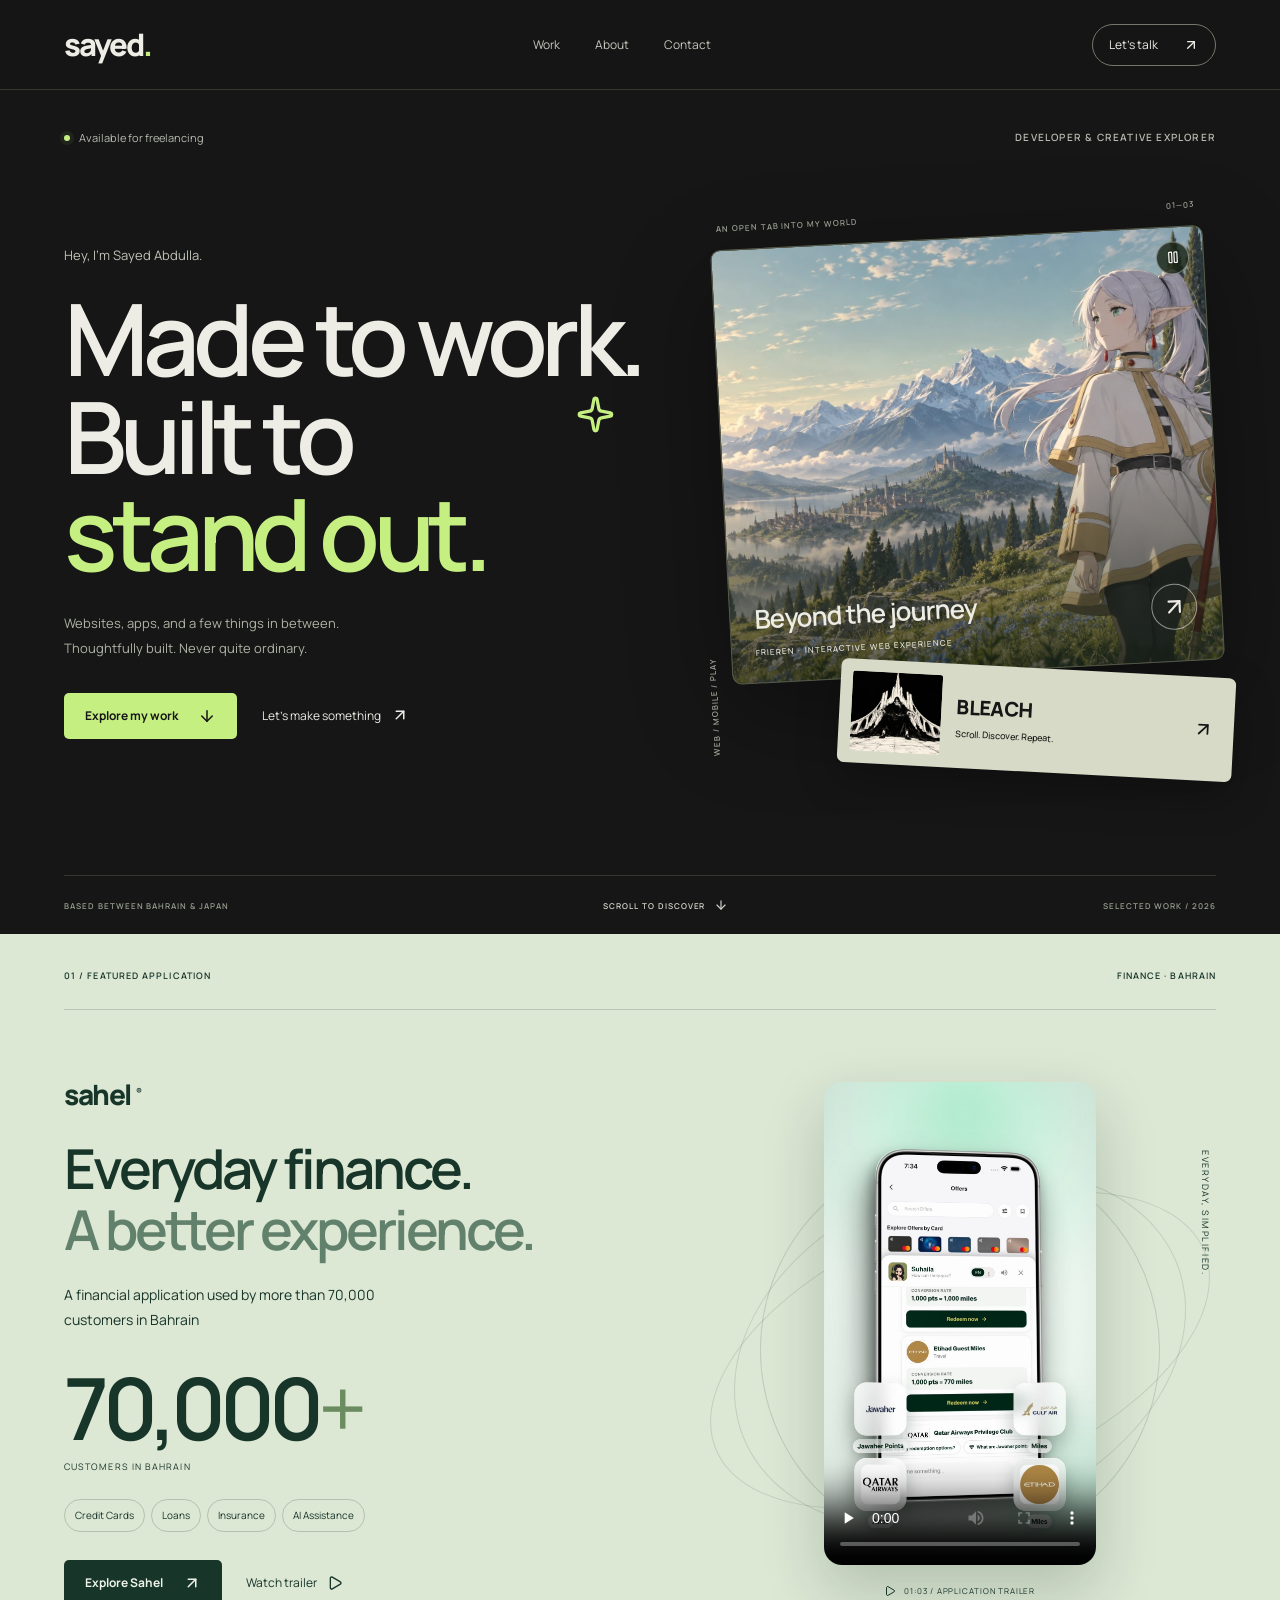
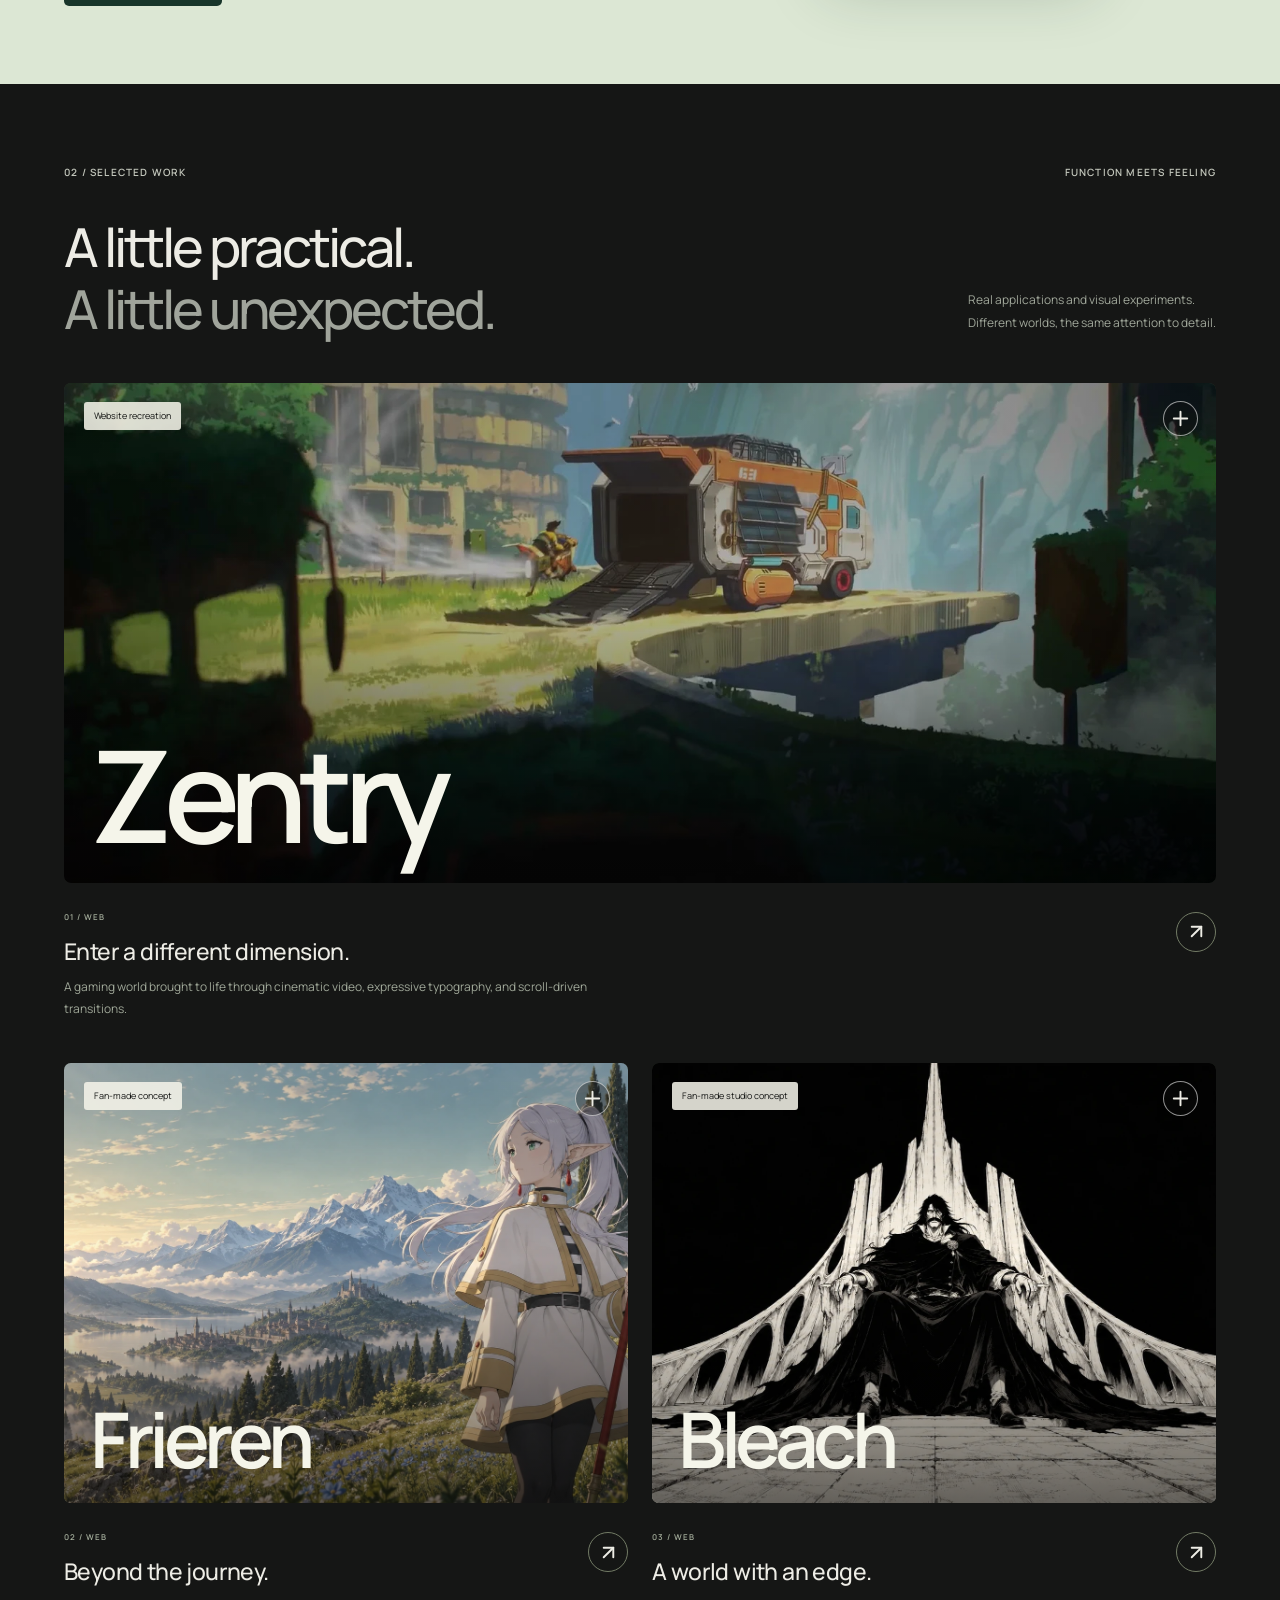
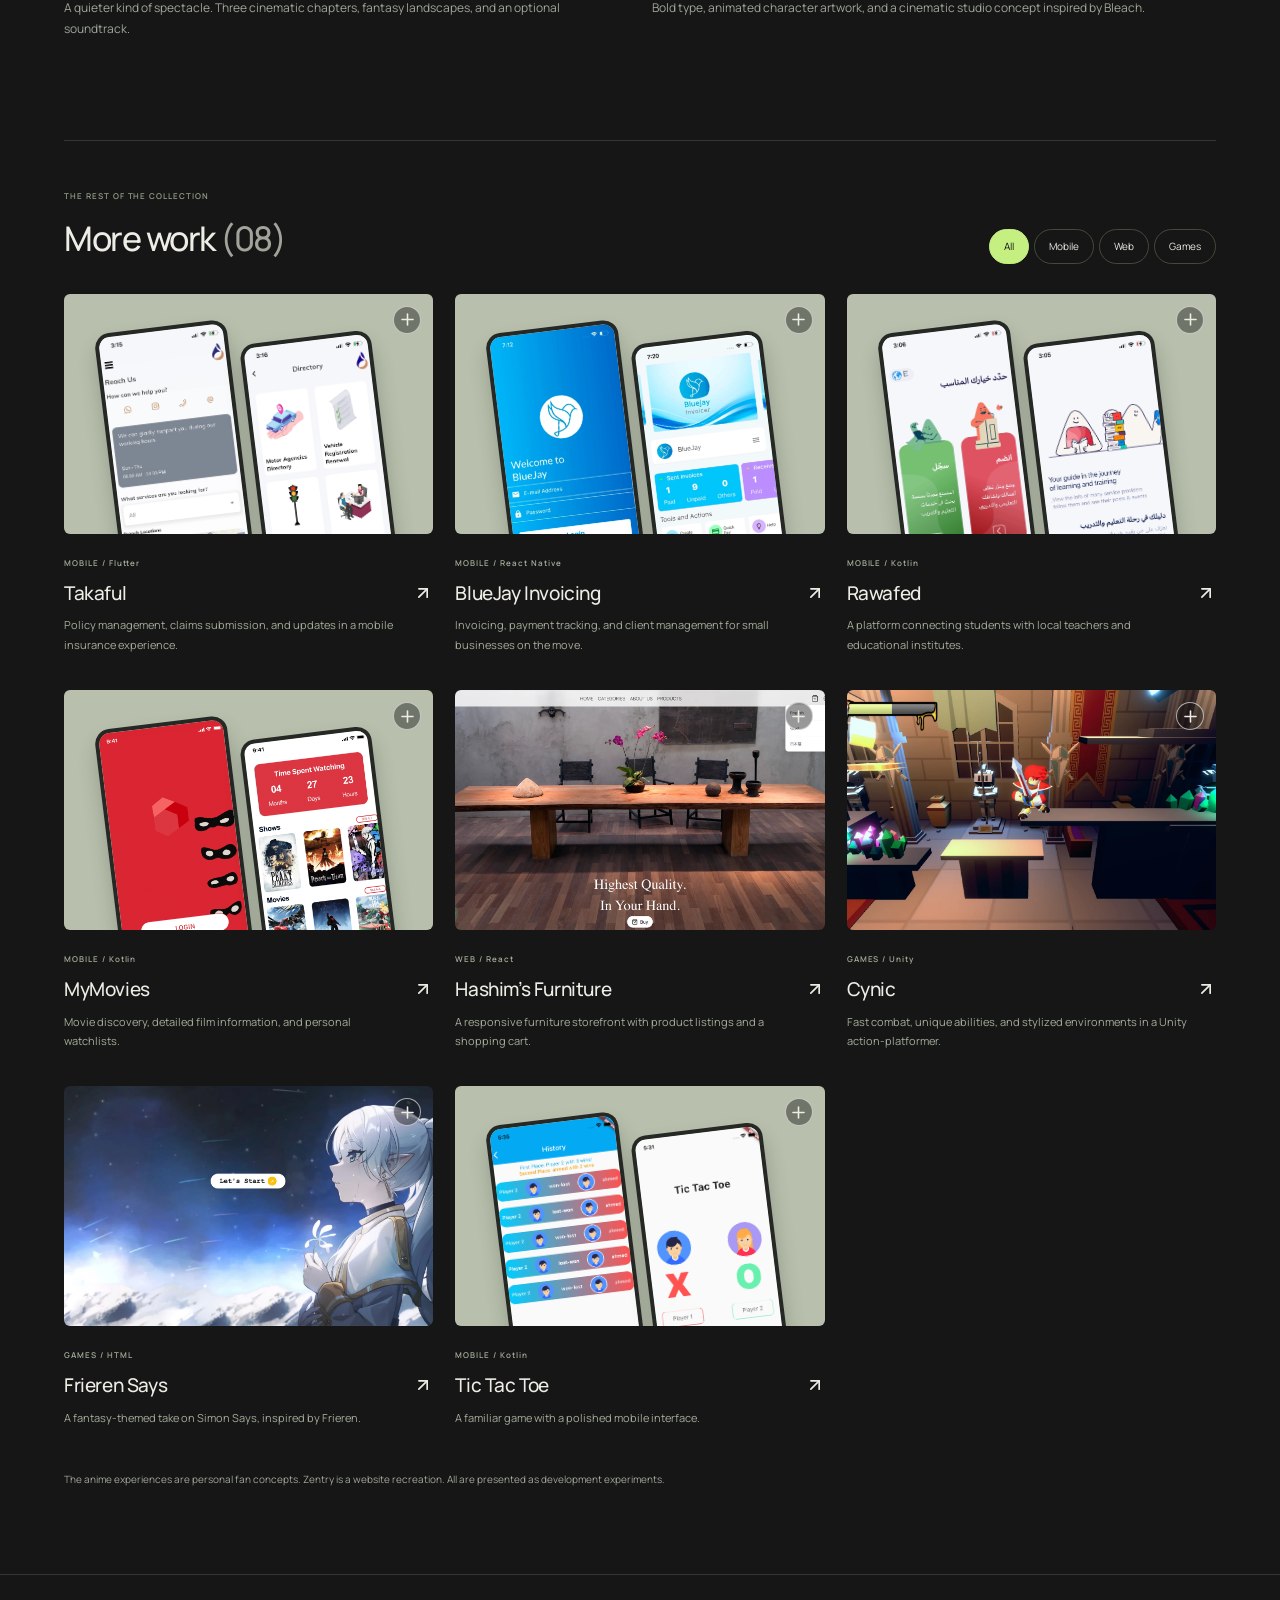
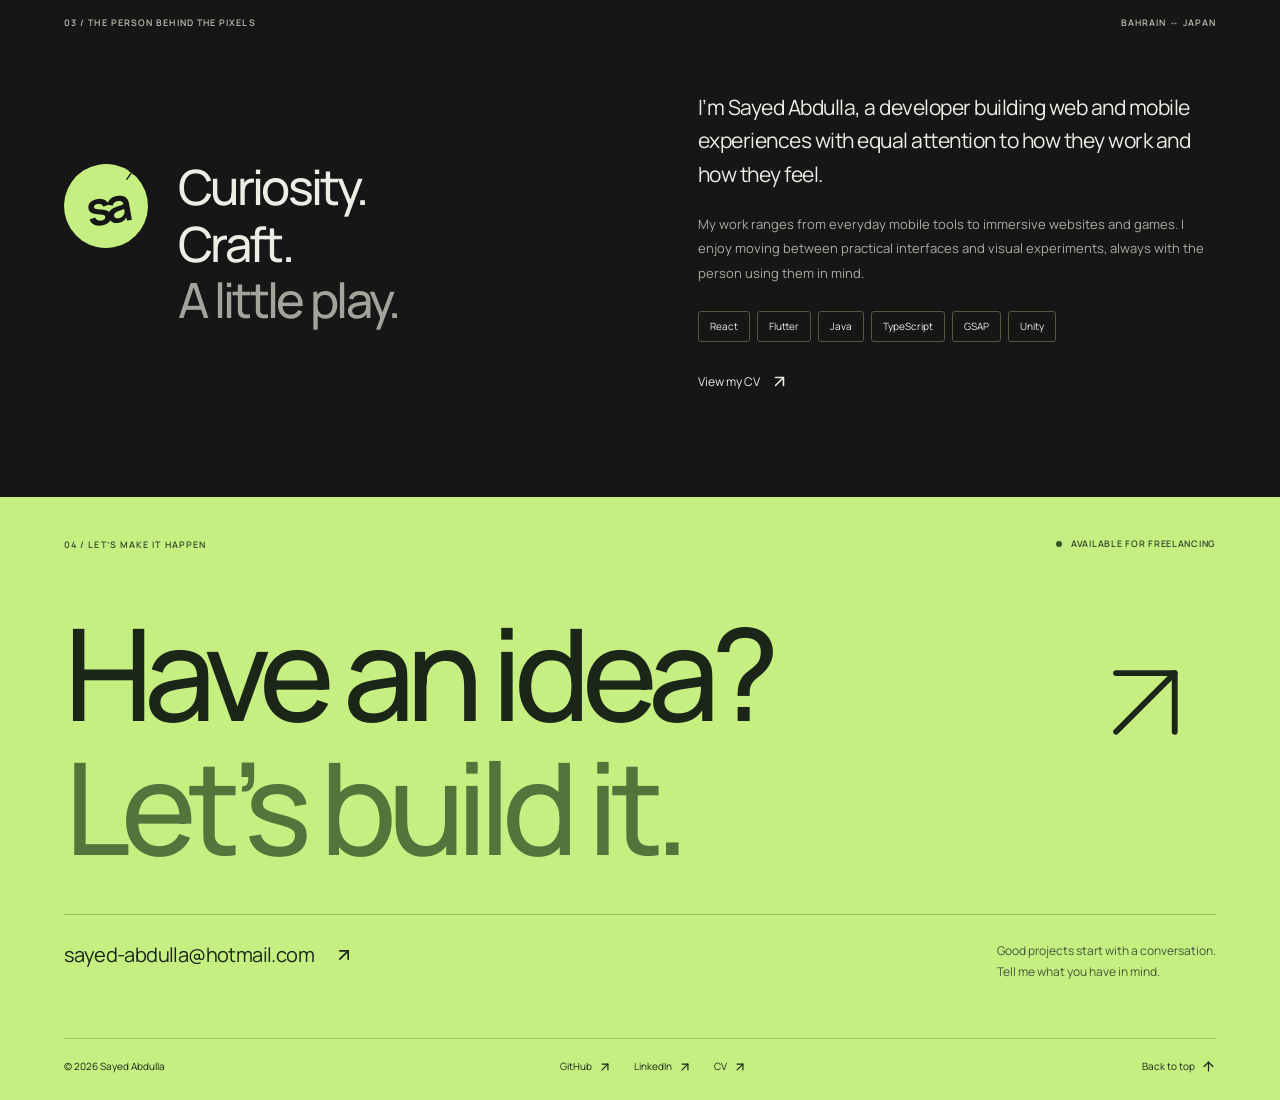
<file: index.html>
<!doctype html>
<html lang="en">
  <head>
    <meta charset="UTF-8" />
    <link rel="icon" type="image/svg+xml" href="./favicon.svg" />
    <meta name="viewport" content="width=device-width, initial-scale=1.0" />
    <meta name="theme-color" content="#151615" />
    <meta name="description" content="Sayed Abdulla — web and mobile developer. Explore financial applications, immersive websites, and creative development projects. Available for freelancing." />
    <title>Sayed Abdulla — Developer & Creative Explorer</title>
    <script type="module" crossorigin src="./assets/index-CjK0QnPO.js"></script>
    <link rel="stylesheet" crossorigin href="./assets/index-47R1_1H2.css">
  </head>
  <body>
    <div id="root"></div>
  </body>
</html>
</file>
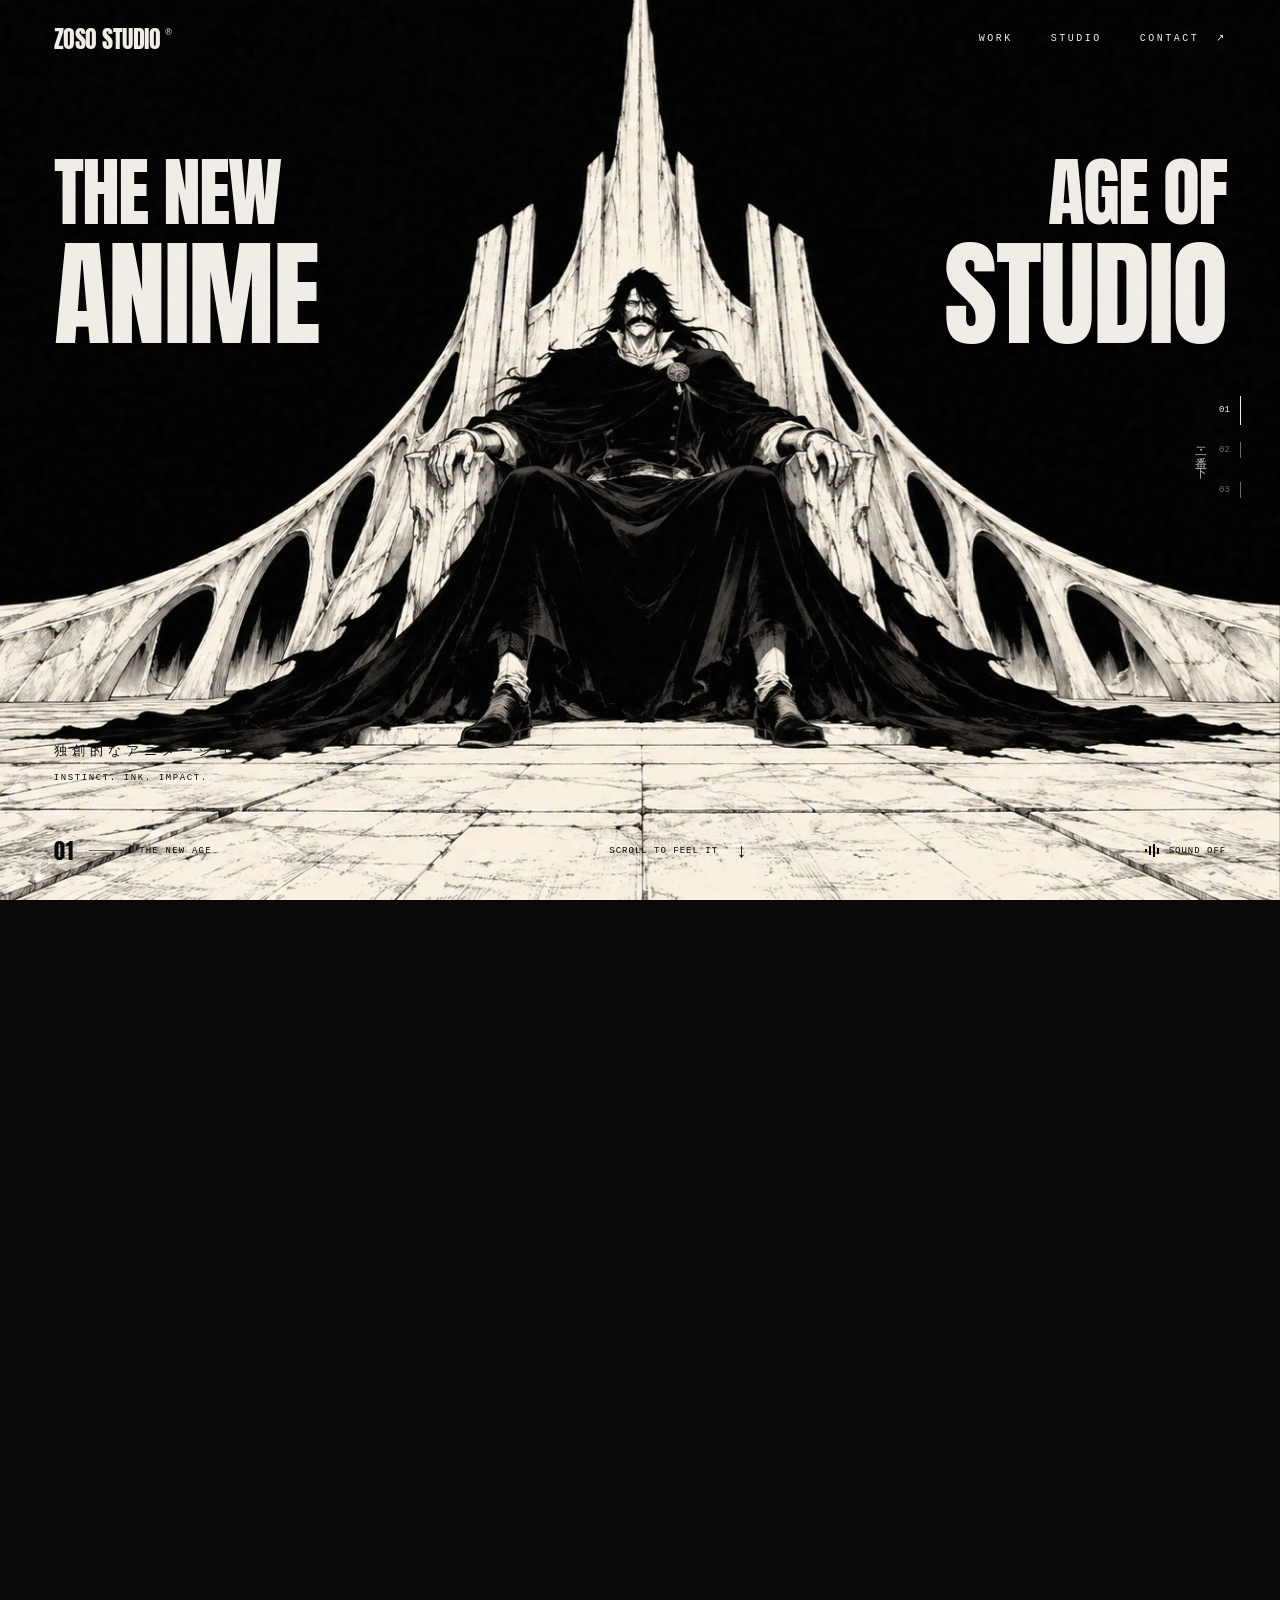
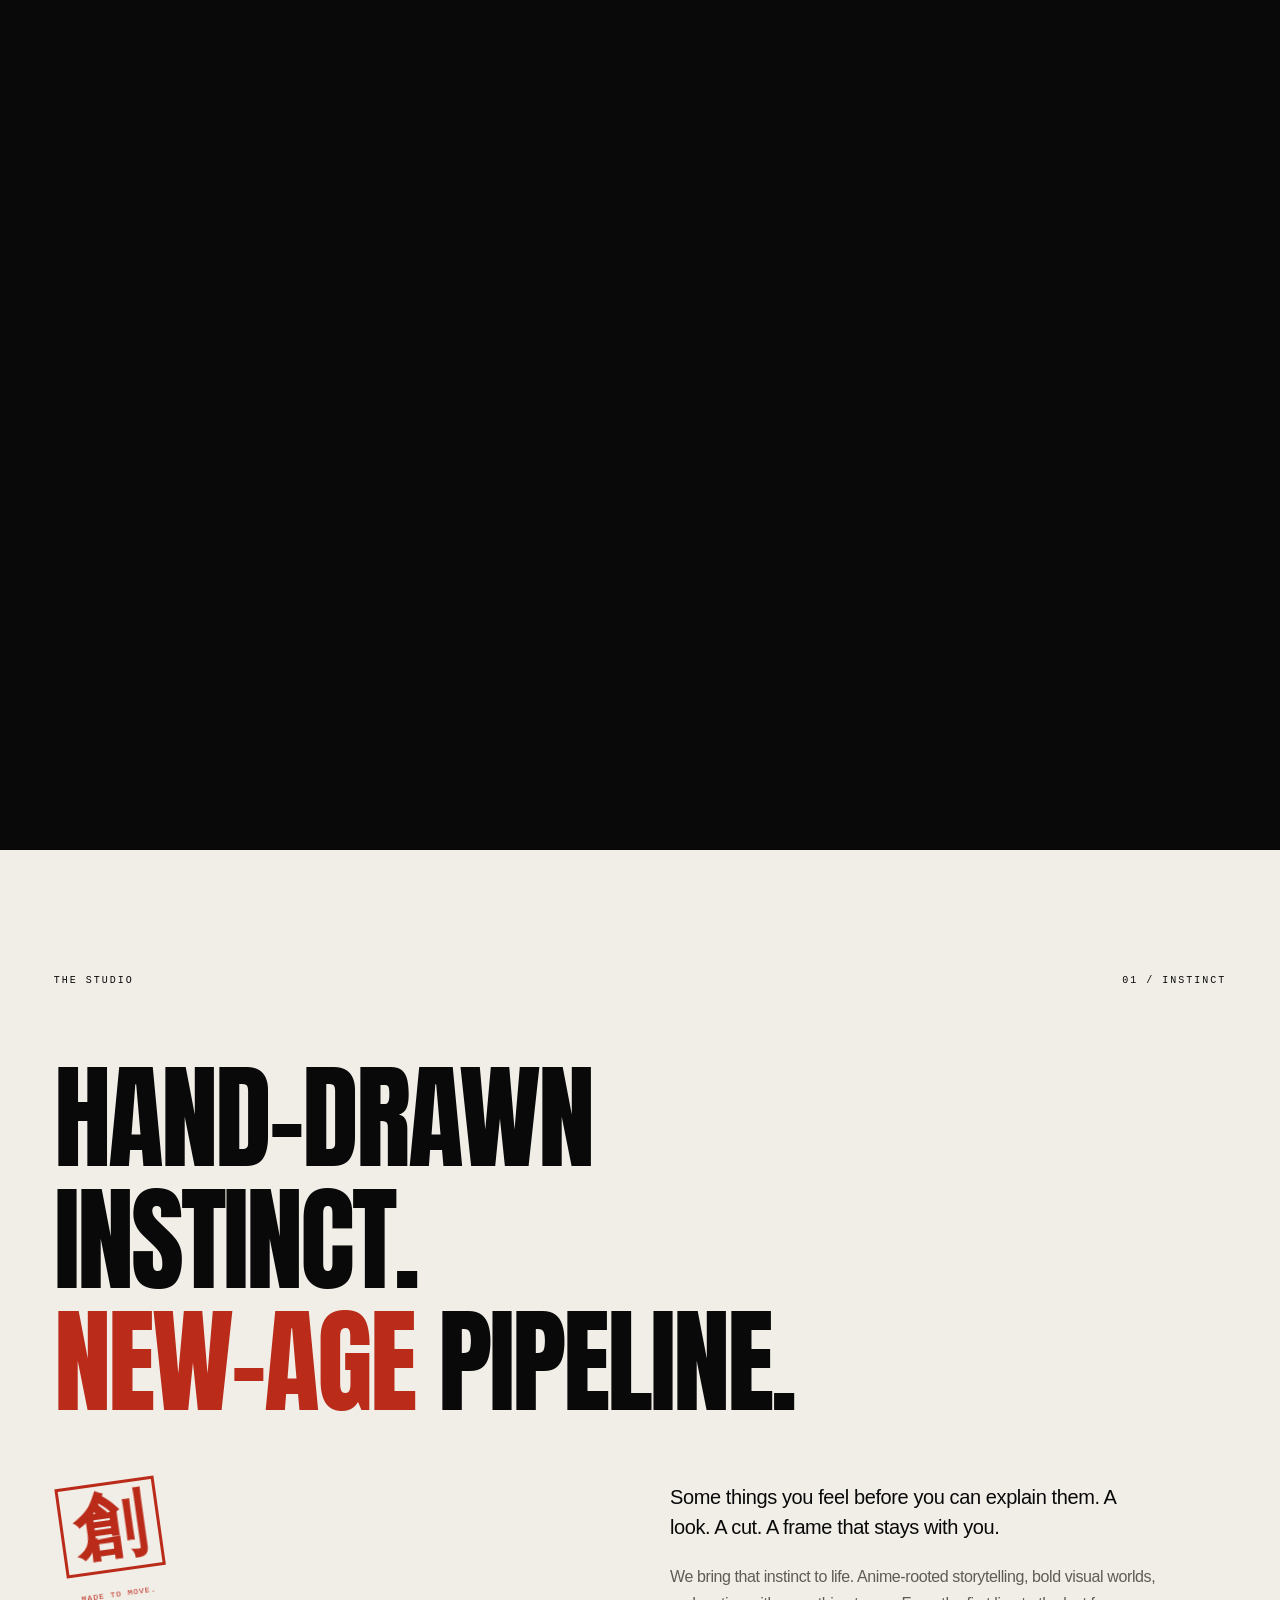
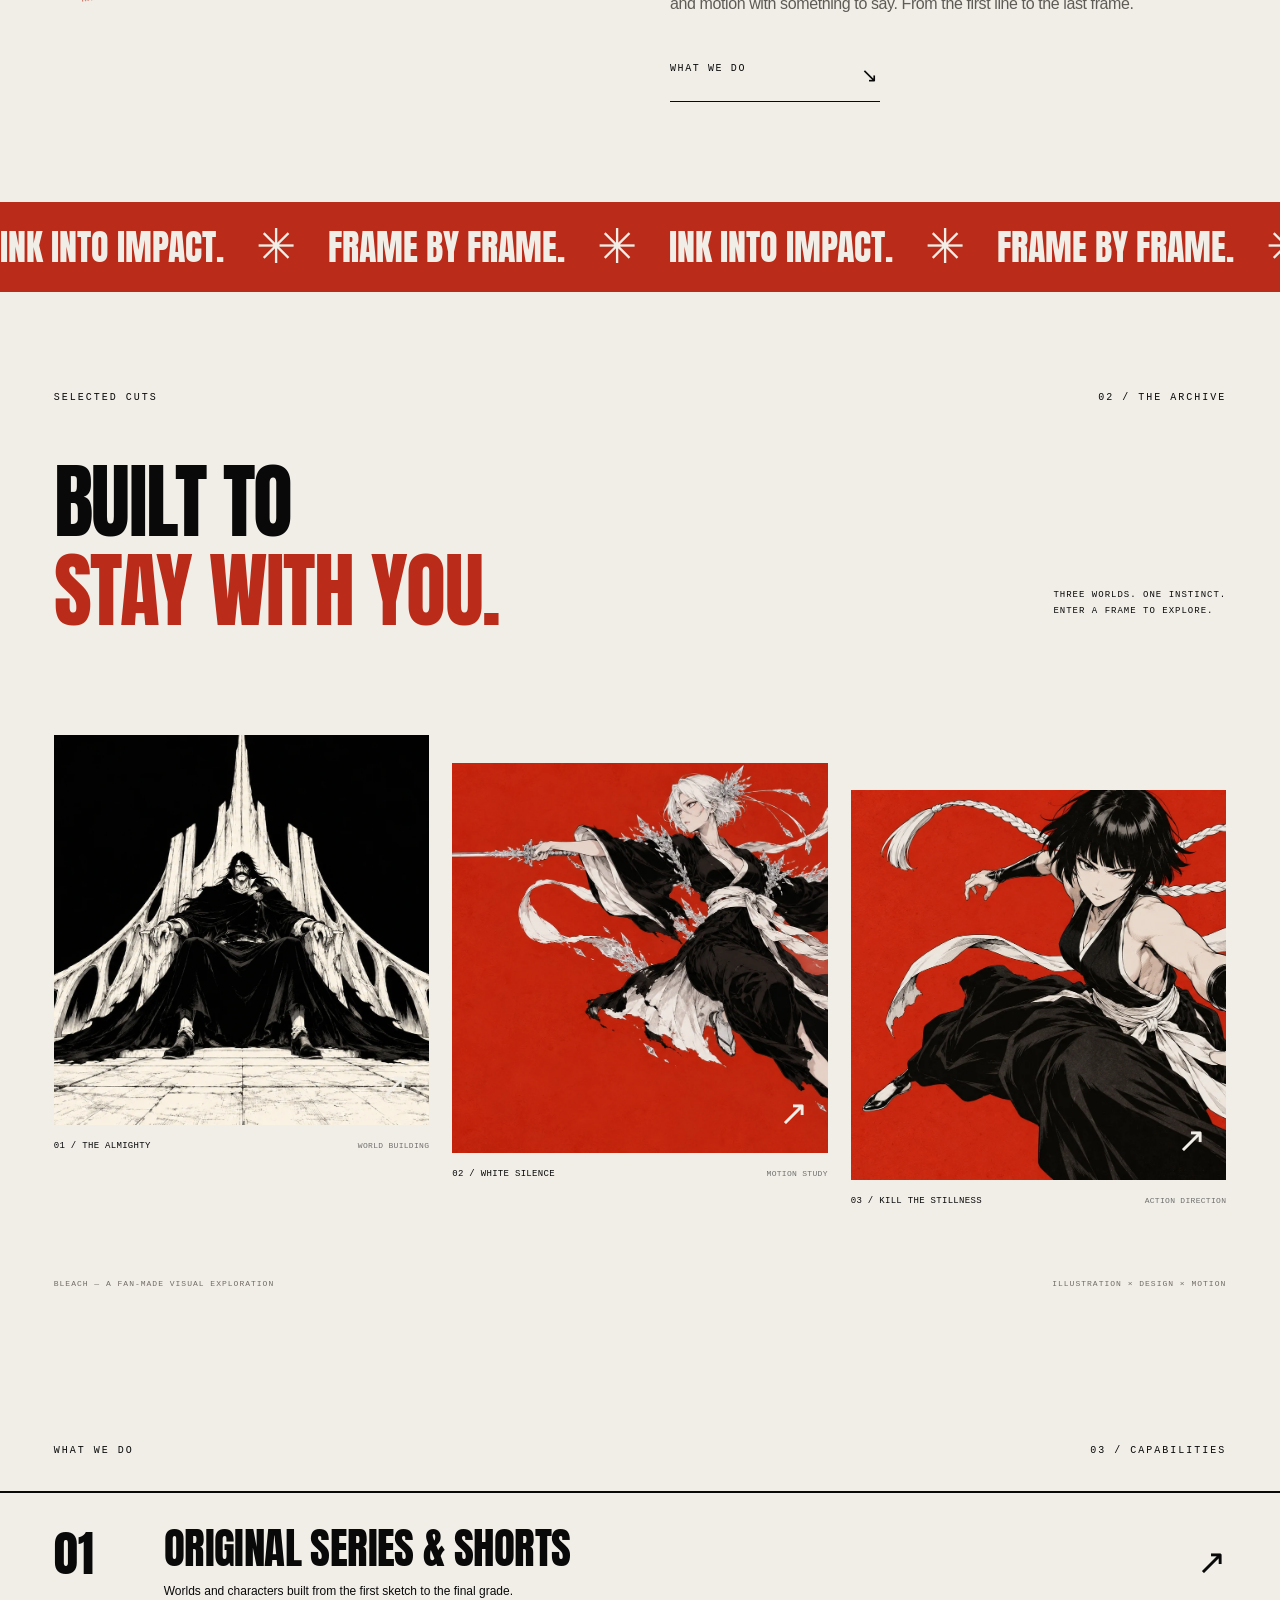
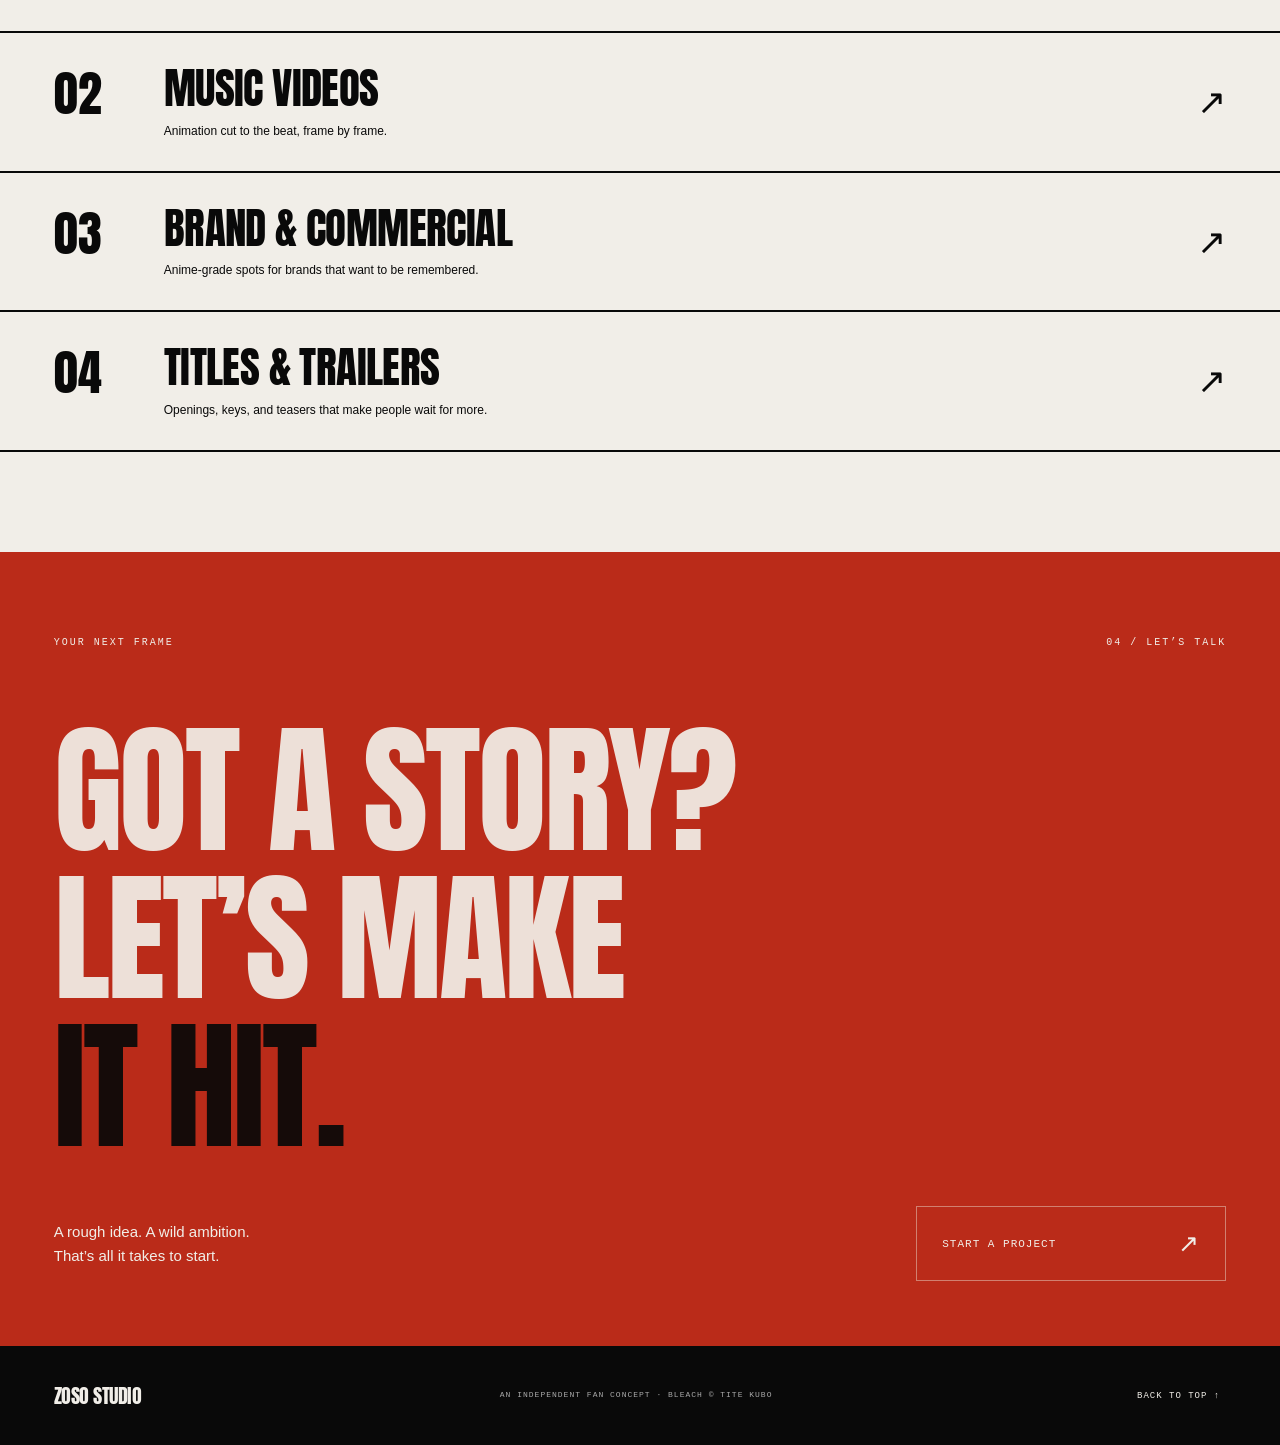
<file: projects/bleach/index.html>
<!doctype html>
<html lang="en">
<head>
  <meta charset="UTF-8" />
  <meta name="viewport" content="width=device-width, initial-scale=1.0" />
  <meta name="theme-color" content="#080808" />
  <meta name="description" content="Zoso Studio — a Bleach-inspired experiment in anime, design, and motion. Hand-drawn instinct. New-age pipeline." />
  <title>Zoso Studio — The New Age of Anime</title>
  <link rel="icon" type="image/svg+xml" href="./favicon.svg" />
  <link rel="preload" href="./assets/anton.ttf" as="font" type="font/ttf" crossorigin />
  <link rel="preload" href="./assets/throne.webp" as="image" />
  <script type="module" crossorigin src="./assets/index-DmRVBy8F.js"></script>
  <link rel="stylesheet" crossorigin href="./assets/index-BbKW_dHt.css">
</head>
<body>
<a class="skip-link" href="#studio">Skip introduction</a>
<header class="site-header">
  <a class="wordmark" href="#top" aria-label="Zoso Studio home">ZOSO STUDIO<span class="logo-dot">®</span></a>
  <nav aria-label="Main navigation"><a href="#work">Work</a><a href="#studio">Studio</a><a href="#contact">Contact <span>↗</span></a></nav>
  <button class="menu-toggle" aria-expanded="false" aria-controls="mobile-menu" aria-label="Open navigation"><span></span><span></span></button>
</header>
<div id="mobile-menu" class="mobile-menu" hidden><a href="#work">WORK</a><a href="#studio">STUDIO</a><a href="#contact">CONTACT ↗</a></div>
<main>
  <section id="top" class="cinema" aria-label="Three cinematic chapters">
    <div class="cinema-stage">
      <article class="scene scene-one" data-scene="0" aria-label="Chapter one: The new age of anime studio">
        <div class="scene-art"><img src="./assets/throne.webp" alt="Yhwach seated on a towering white throne against a black manga landscape" width="1672" height="941" fetchpriority="high" /></div>
        <div class="opening-titles"><h1><span>THE NEW</span><strong>ANIME</strong></h1><p><span>AGE OF</span><strong>STUDIO</strong></p></div>
        <div class="scene-note"><span>独創的なアニメーション</span><span>INSTINCT. INK. IMPACT.</span></div>
      </article>
      <article class="scene scene-two" data-scene="1" aria-label="Chapter two: Every frame falls somewhere" aria-hidden="true" inert>
        <div class="scene-art"><img src="./assets/rukia.webp" alt="Rukia flying through a vermilion field with an ice-white sword" width="1672" height="941" /></div>
        <h2 class="chapter-title"><span>EVERY FRAME</span><span>FALLS SOMEWHERE.</span></h2>
        <p class="scene-caption">MAKE IT MEAN SOMETHING.</p>
      </article>
      <article class="scene scene-three" data-scene="2" aria-label="Chapter three: Ours hit" aria-hidden="true" inert>
        <div class="scene-art"><img src="./assets/soifon.webp" alt="Soi Fon lunging forward, her white ribbons flowing across a red backdrop" width="1672" height="941" /></div>
        <h2 class="chapter-title strike-title"><span>OURS</span><strong>HIT.</strong></h2>
        <p class="scene-caption">NO HALF-MEASURES. NO FORGETTABLE FRAMES.</p>
      </article>
      <div class="film-grain" aria-hidden="true"></div><div class="wipe-flash" aria-hidden="true"></div>
      <aside class="chapter-rail" aria-label="Choose a chapter"><span class="rail-japanese" aria-hidden="true">二・番・下</span><button class="active" data-chapter="0" aria-label="Chapter 1: The new age" aria-current="step"><span>01</span><i></i></button><button data-chapter="1" aria-label="Chapter 2: Every frame"><span>02</span><i></i></button><button data-chapter="2" aria-label="Chapter 3: Ours hit"><span>03</span><i></i></button></aside>
      <div class="cinema-bottom"><div class="frame-index"><span id="chapter-number">01</span><span class="index-line"></span><span id="chapter-name">THE NEW AGE</span></div><button class="scroll-cue" aria-label="Scroll to the next chapter">SCROLL TO FEEL IT <span>↓</span></button><button class="sound-toggle" aria-pressed="false" aria-label="Enable ambient sound"><span class="sound-bars" aria-hidden="true"><i></i><i></i><i></i><i></i></span><span class="sound-label">SOUND OFF</span></button></div>
    </div>
  </section>
  <section tabindex="-1" id="studio" class="studio paper">
    <div class="section-kicker"><span>THE STUDIO</span><span>01 / INSTINCT</span></div>
    <h2 class="studio-headline reveal">HAND-DRAWN<br />INSTINCT.<br /><span>NEW-AGE</span> PIPELINE.</h2>
    <div class="studio-bottom"><div class="studio-stamp" aria-hidden="true"><span>創</span><small>MADE TO MOVE.</small></div><div class="studio-copy reveal"><p>Some things you feel before you can explain them. A look. A cut. A frame that stays with you.</p><p>We bring that instinct to life. Anime-rooted storytelling, bold visual worlds, and motion with something to say. From the first line to the last frame.</p><a class="text-link" href="#capabilities">WHAT WE DO <span>↘</span></a></div></div>
  </section>
  <div class="ticker" aria-hidden="true"><div>INK INTO IMPACT. <span>✳</span> FRAME BY FRAME. <span>✳</span> INK INTO IMPACT. <span>✳</span> FRAME BY FRAME. <span>✳</span> INK INTO IMPACT. <span>✳</span> FRAME BY FRAME. <span>✳</span></div></div>
  <section id="work" class="work paper">
    <div class="section-kicker"><span>SELECTED CUTS</span><span>02 / THE ARCHIVE</span></div>
    <div class="work-heading"><h2 class="reveal">BUILT TO<br /><span>STAY WITH YOU.</span></h2><p>THREE WORLDS. ONE INSTINCT.<br />ENTER A FRAME TO EXPLORE.</p></div>
    <div class="project-grid">
      <button class="project" data-project="0" aria-label="Explore The Almighty project"><div class="project-image throne-preview"><img src="./assets/throne.webp" alt="The Almighty — monochrome throne concept" loading="lazy" /><div class="vhs-lines"></div><div class="vhs-band"></div><span class="play-indicator">▶ PLAY</span><span class="timecode">00:00:01</span><span class="project-arrow">↗</span></div><div class="project-meta"><span>01 / THE ALMIGHTY</span><span>WORLD BUILDING</span></div></button>
      <button class="project" data-project="1" aria-label="Explore White Silence project"><div class="project-image"><img src="./assets/rukia.webp" alt="White Silence — Rukia ice-sword concept" loading="lazy" /><div class="vhs-lines"></div><div class="vhs-band"></div><span class="play-indicator">▶ PLAY</span><span class="timecode">00:00:02</span><span class="project-arrow">↗</span></div><div class="project-meta"><span>02 / WHITE SILENCE</span><span>MOTION STUDY</span></div></button>
      <button class="project" data-project="2" aria-label="Explore Kill the Stillness project"><div class="project-image"><img src="./assets/soifon.webp" alt="Kill the Stillness — Soi Fon action concept" loading="lazy" /><div class="vhs-lines"></div><div class="vhs-band"></div><span class="play-indicator">▶ PLAY</span><span class="timecode">00:00:03</span><span class="project-arrow">↗</span></div><div class="project-meta"><span>03 / KILL THE STILLNESS</span><span>ACTION DIRECTION</span></div></button>
    </div>
    <p class="archive-note">BLEACH — A FAN-MADE VISUAL EXPLORATION <span>ILLUSTRATION × DESIGN × MOTION</span></p>
  </section>
  <section id="capabilities" class="capabilities paper">
    <div class="section-kicker"><span>WHAT WE DO</span><span>03 / CAPABILITIES</span></div>
    <div class="capability-list">
      <button class="capability" aria-expanded="false"><span class="cap-number">01</span><span class="cap-content"><span class="cap-title">ORIGINAL SERIES & SHORTS</span><span class="cap-summary">Worlds and characters built from the first sketch to the final grade.</span><span class="cap-detail" hidden>Concept development, character design, storyboarding, and animation. An entire visual language, built around your story.</span></span><span class="cap-icon">↗</span></button>
      <button class="capability" aria-expanded="false"><span class="cap-number">02</span><span class="cap-content"><span class="cap-title">MUSIC VIDEOS</span><span class="cap-summary">Animation cut to the beat, frame by frame.</span><span class="cap-detail" hidden>Visual worlds that follow the rhythm. From expressive animated sequences to a complete narrative, every cut earns its place.</span></span><span class="cap-icon">↗</span></button>
      <button class="capability" aria-expanded="false"><span class="cap-number">03</span><span class="cap-content"><span class="cap-title">BRAND & COMMERCIAL</span><span class="cap-summary">Anime-grade spots for brands that want to be remembered.</span><span class="cap-detail" hidden>Art direction, campaign films, and brand motion. A distinctive presence that carries from the first impression to the final frame.</span></span><span class="cap-icon">↗</span></button>
      <button class="capability" aria-expanded="false"><span class="cap-number">04</span><span class="cap-content"><span class="cap-title">TITLES & TRAILERS</span><span class="cap-summary">Openings, keys, and teasers that make people wait for more.</span><span class="cap-detail" hidden>Title sequences, kinetic typography, and cinematic edits. Build anticipation before the story even starts.</span></span><span class="cap-icon">↗</span></button>
    </div>
  </section>
  <section id="contact" class="contact"><div class="section-kicker"><span>YOUR NEXT FRAME</span><span>04 / LET’S TALK</span></div><h2 class="reveal">GOT A STORY?<br />LET’S MAKE<br /><span>IT HIT.</span></h2><div class="contact-bottom"><p>A rough idea. A wild ambition.<br />That’s all it takes to start.</p><button class="start-project">START A PROJECT <span>↗</span></button></div></section>
</main>
<footer><a class="wordmark" href="#top">ZOSO STUDIO</a><p>AN INDEPENDENT FAN CONCEPT · BLEACH © TITE KUBO</p><button class="back-top">BACK TO TOP ↑</button></footer>
<dialog class="project-dialog" aria-labelledby="project-dialog-title"><button class="dialog-close" aria-label="Close project">✕</button><div class="dialog-art"><img alt="" /><span class="dialog-film">▶ MOTION STUDY / <span class="dialog-counter">00:00:00</span></span></div><div class="dialog-project-copy"><p class="eyebrow">SELECTED CUT / CONCEPT STUDY</p><h2 id="project-dialog-title"></h2><p class="project-description"></p><div class="dialog-project-actions"><button class="replay-project">REPLAY STUDY ↻</button><button class="toggle-project-motion" hidden>PLAY STUDY ▶</button><button class="next-project">NEXT CUT →</button></div></div></dialog>
<dialog class="contact-dialog" aria-labelledby="contact-dialog-title"><button class="dialog-close" aria-label="Close project brief">✕</button><p class="eyebrow">THE FIRST FRAME</p><h2 id="contact-dialog-title">START<br />SOMETHING.</h2><p class="form-intro">Put the idea on paper. Download your brief and keep it ready for your next conversation.</p><form id="brief-form"><label>Your name<input name="name" autocomplete="name" required placeholder="What should we call you?" maxlength="100" /></label><label>Email<input name="email" type="email" autocomplete="email" required placeholder="you@example.com" maxlength="254" /></label><label>The idea<textarea name="idea" required rows="3" placeholder="Tell us what you want to bring to life…" maxlength="5000"></textarea></label><button type="submit">DOWNLOAD YOUR BRIEF <span>↗</span></button><p class="form-status" role="status"></p></form></dialog>
</body>
</html>
</file>
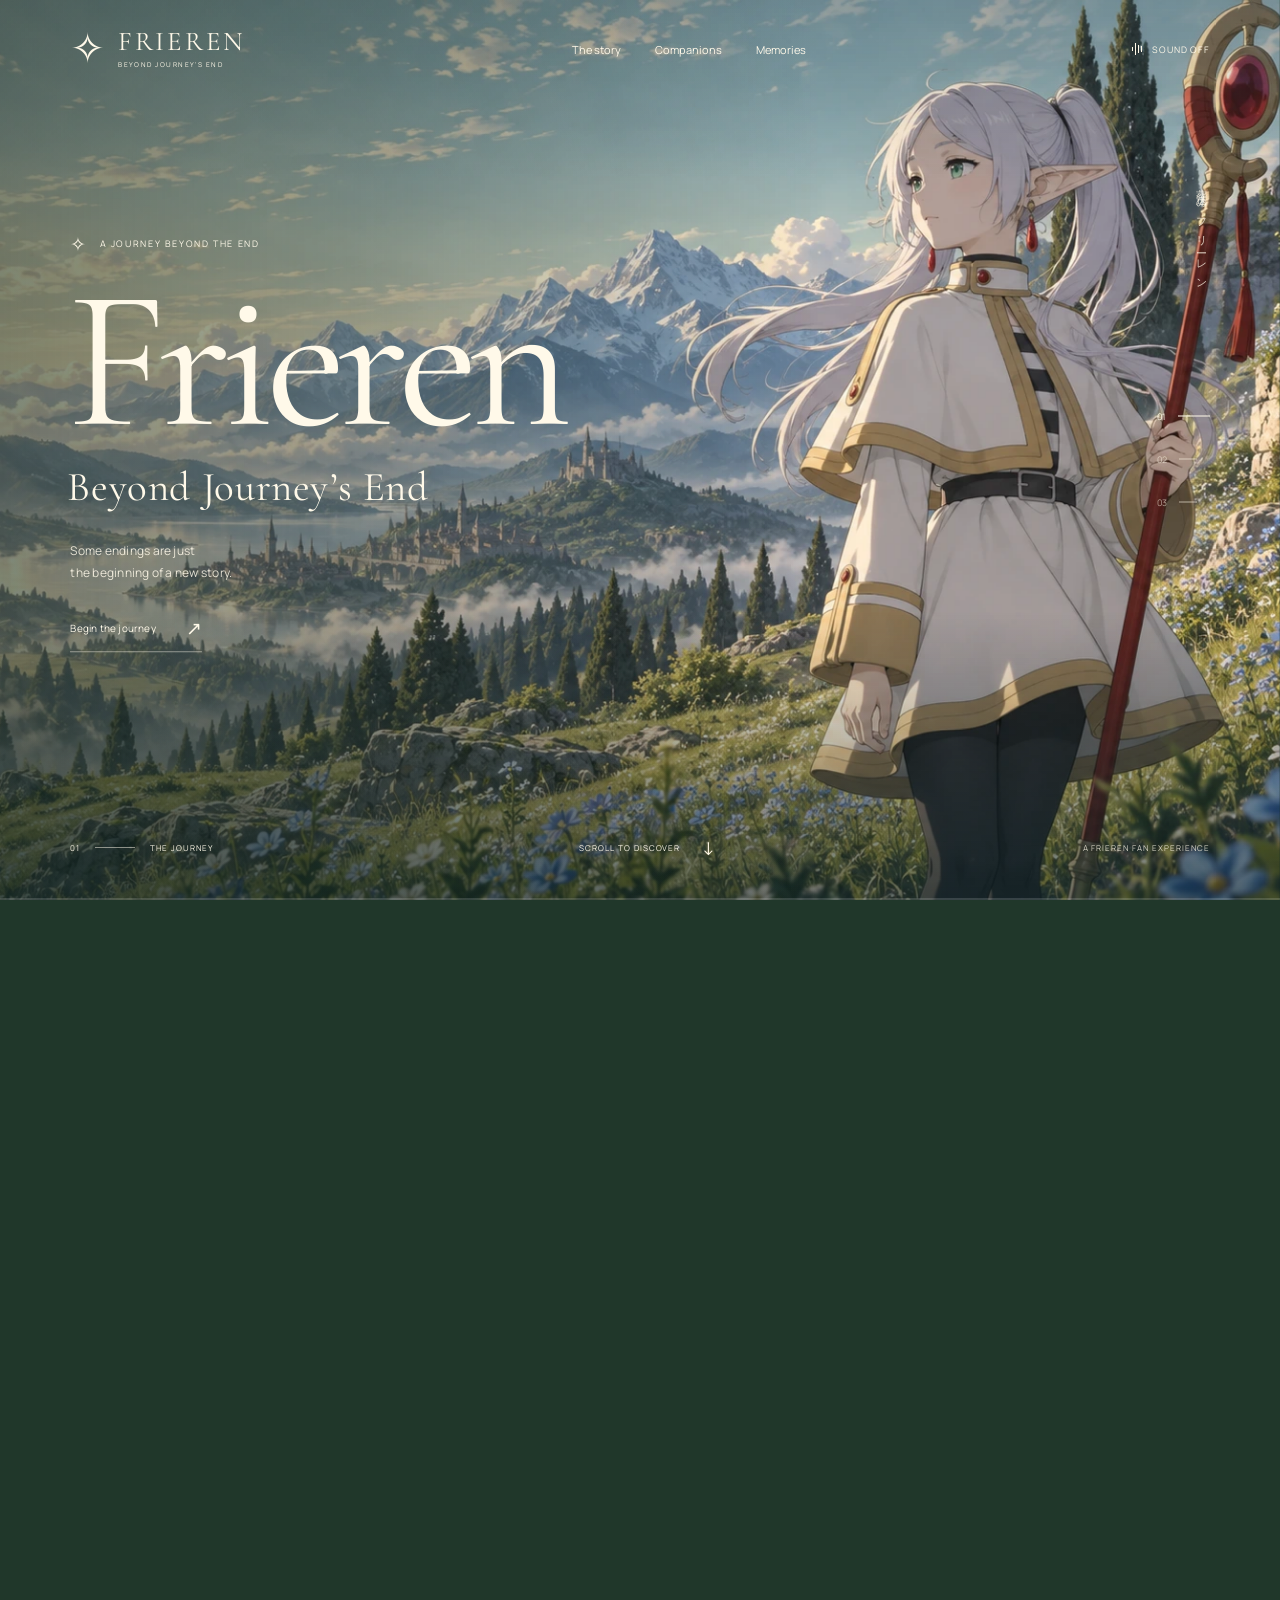
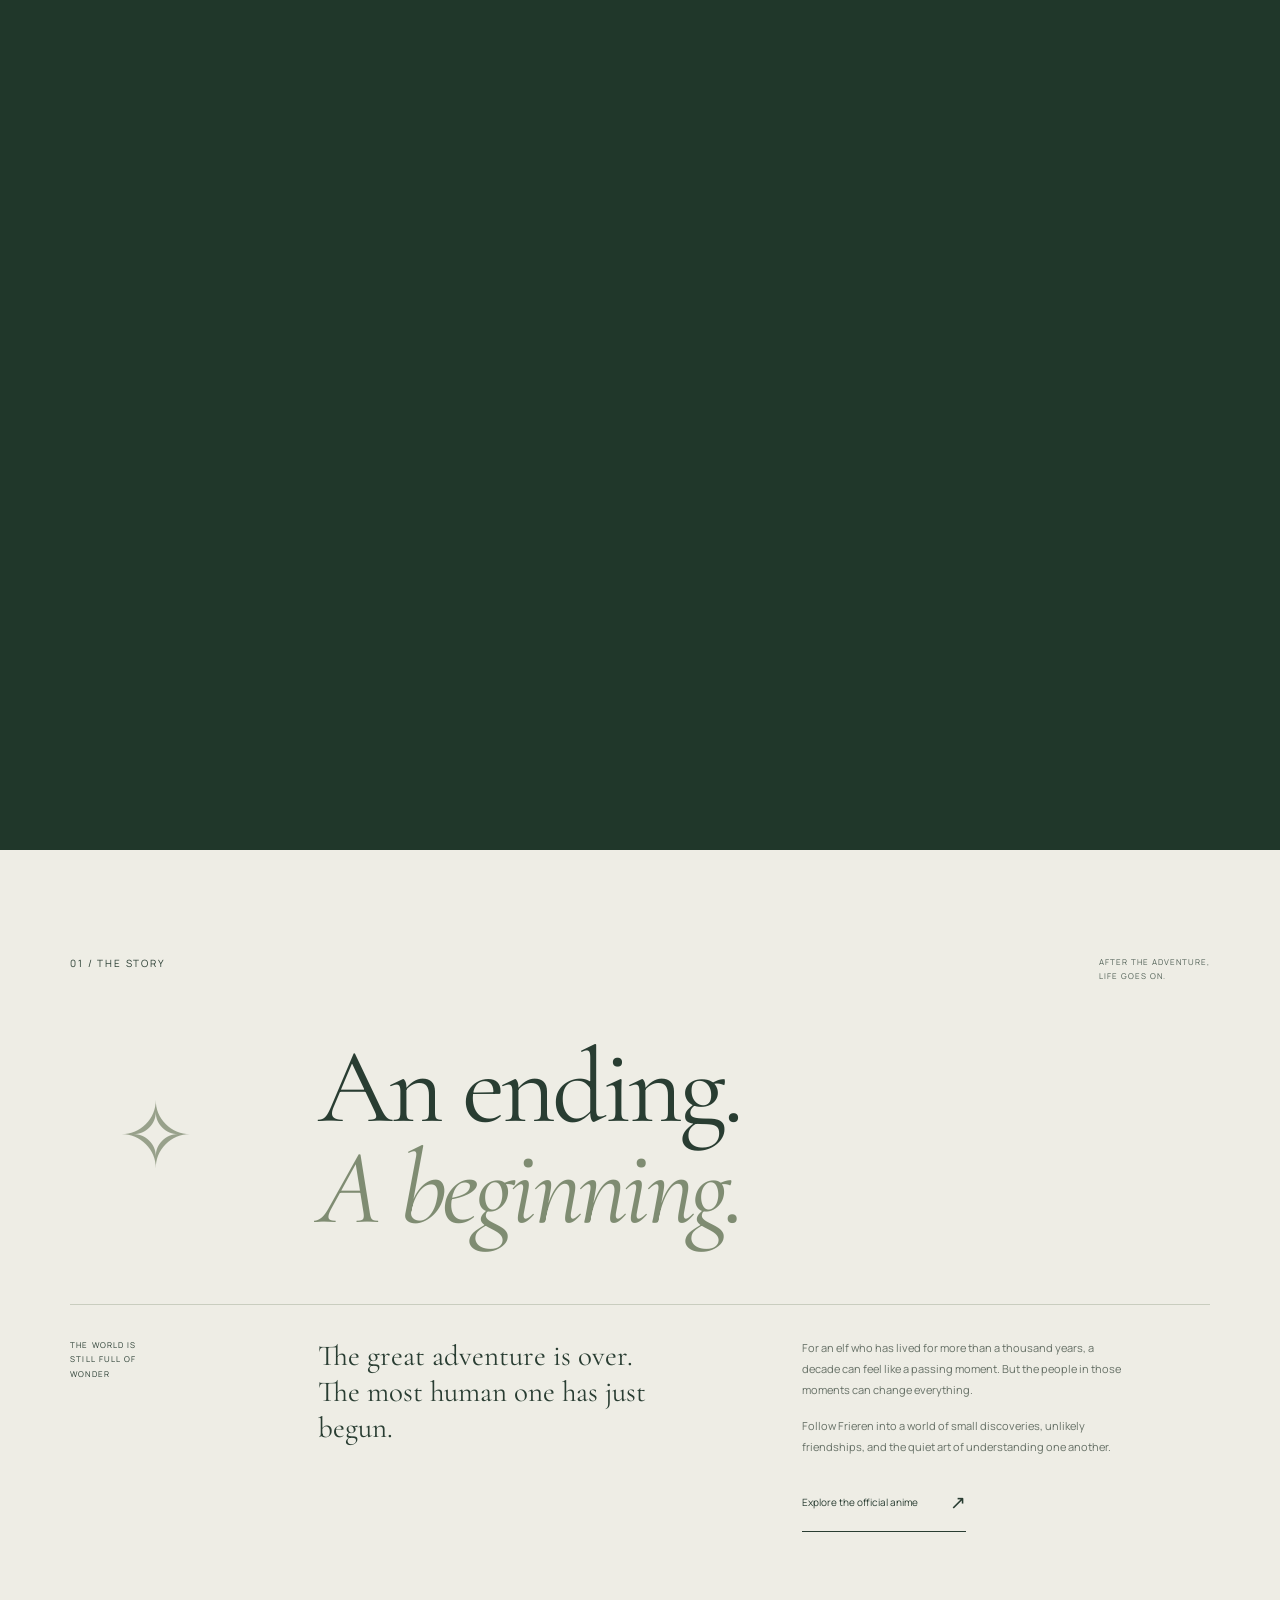
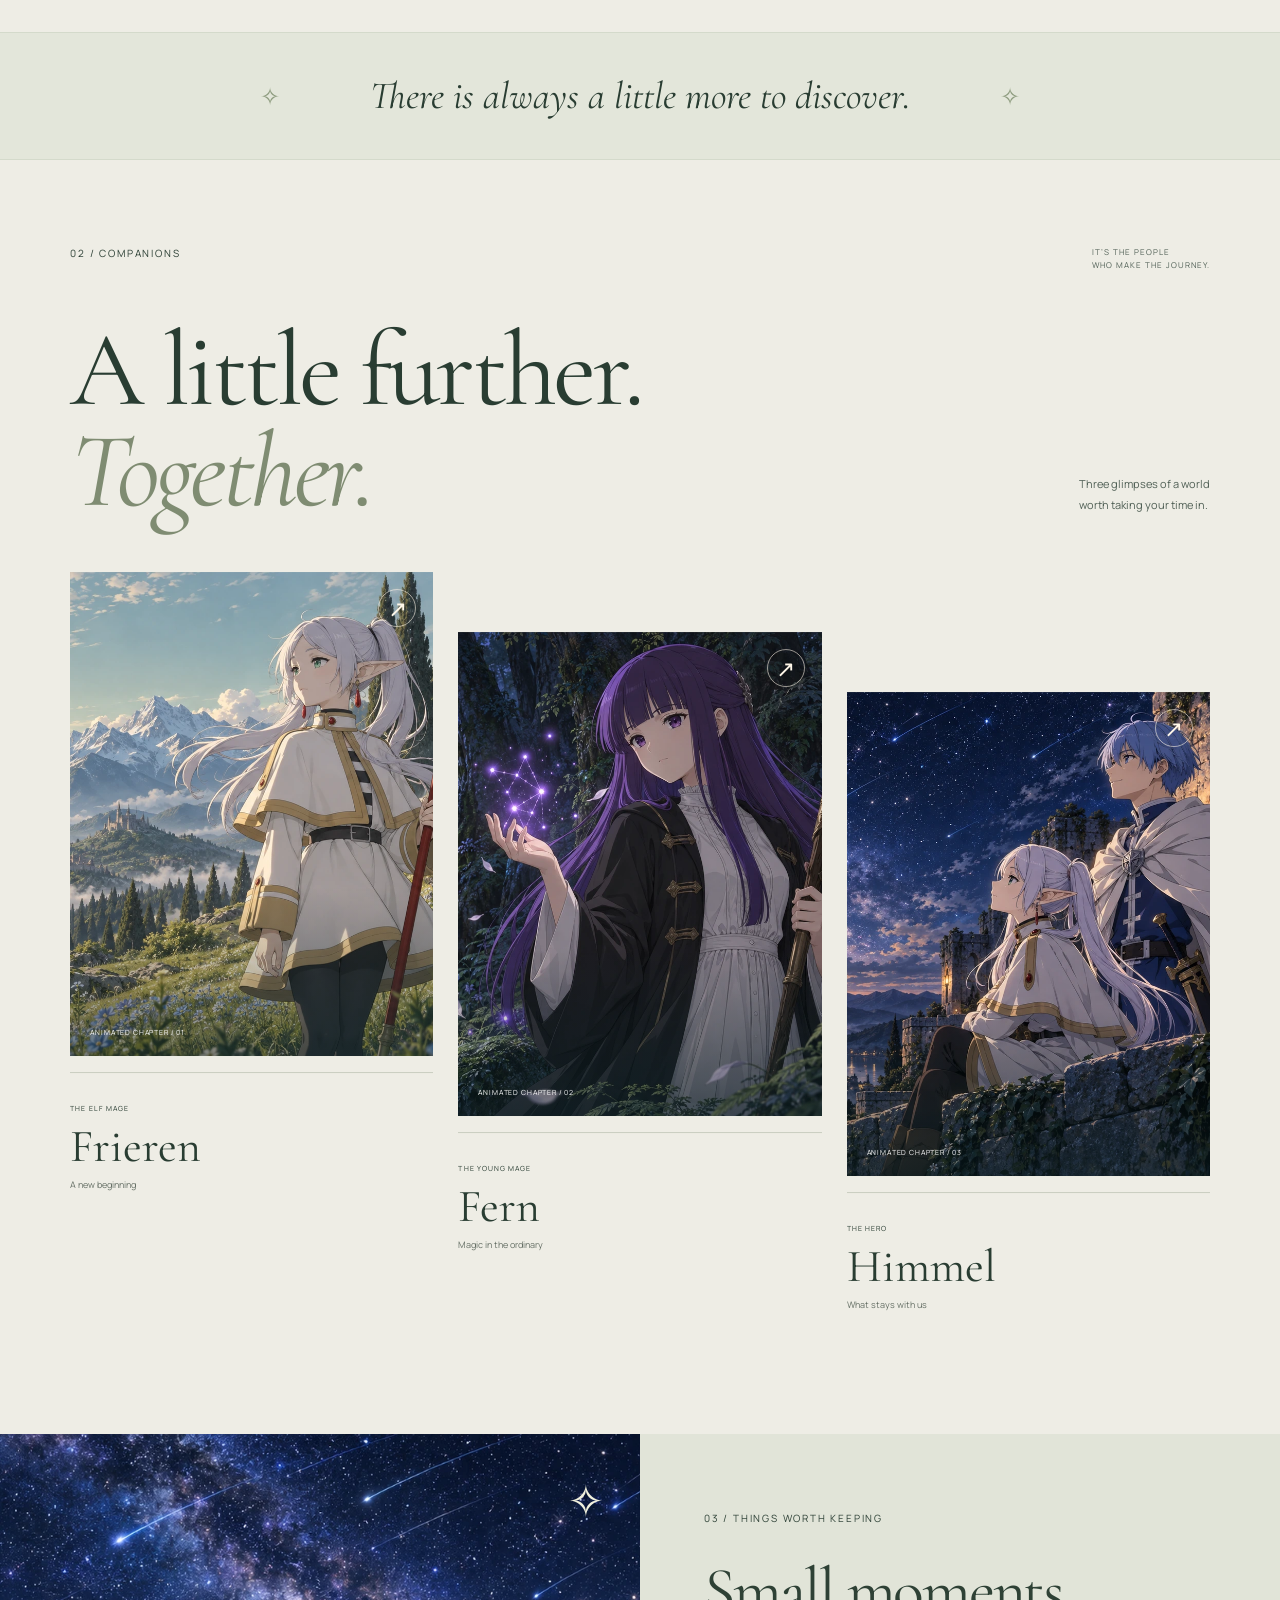
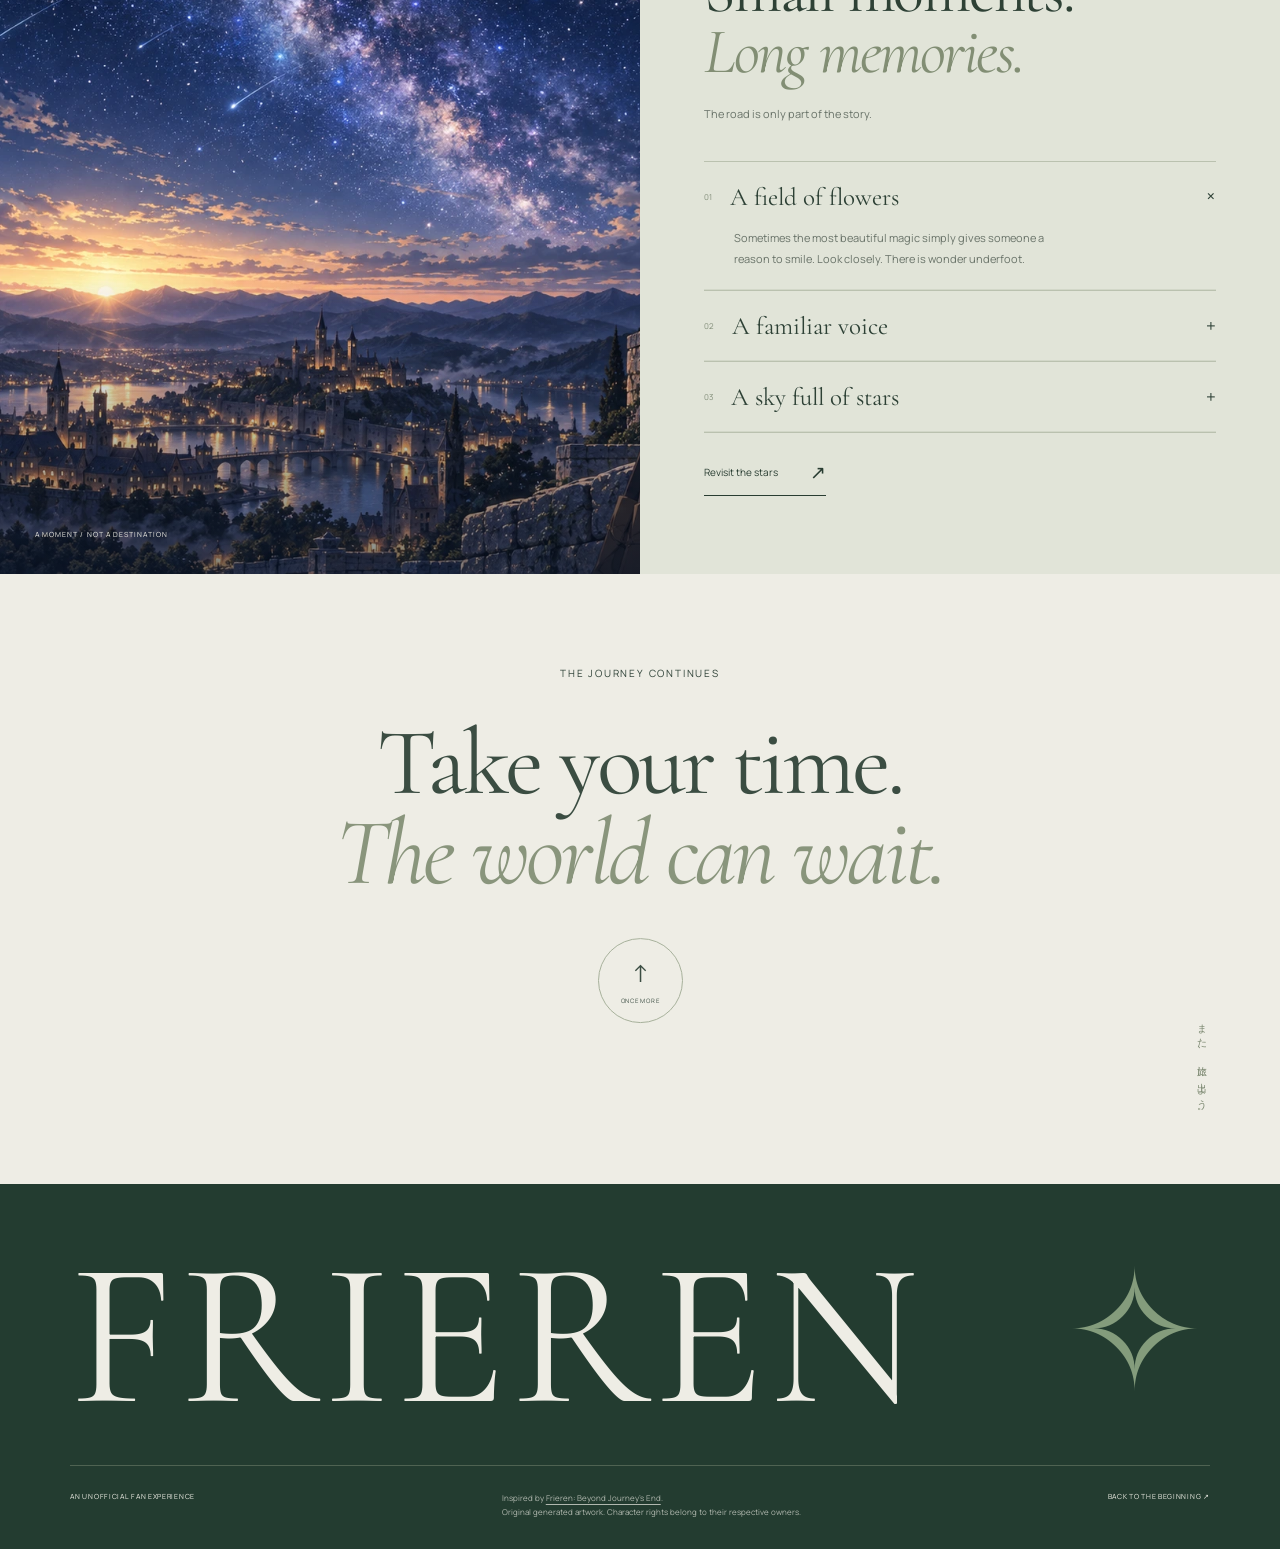
<file: projects/frieren/index.html>
<!doctype html>
<html lang="en">
<head>
  <meta charset="UTF-8"/><meta name="viewport" content="width=device-width, initial-scale=1.0"/>
  <meta name="theme-color" content="#243c31"/>
  <meta name="description" content="A cinematic, interactive tribute to Frieren: Beyond Journey's End. Follow the journey through sunlit landscapes, quiet magic, and memories beneath the stars."/>
  <title>Frieren — Beyond the Journey</title><link rel="icon" href="./favicon.svg"/>
  <script type="module" crossorigin src="./assets/index-P7yHOZXX.js"></script>
  <link rel="stylesheet" crossorigin href="./assets/index-BnxS9spp.css">
</head>
<body>
  <a class="skip-link" href="#story">Skip to the story</a>
  <header class="site-header">
    <a class="brand" href="#journey" aria-label="Frieren, return to the journey"><span class="brand-star" aria-hidden="true">✧</span><span>FRIEREN<small>BEYOND JOURNEY’S END</small></span></a>
    <nav class="desktop-nav" aria-label="Main navigation"><a href="#story">The story</a><a href="#companions">Companions</a><a href="#memories">Memories</a></nav>
    <div class="header-actions"><button class="sound-toggle" aria-pressed="false"><span class="sound-bars" aria-hidden="true"><i></i><i></i><i></i><i></i></span><span class="sound-label">Sound off</span></button><button class="menu-toggle" aria-label="Open navigation" aria-expanded="false" aria-controls="mobile-menu"><span></span><span></span></button></div>
    <nav id="mobile-menu" hidden aria-label="Mobile navigation"><a href="#story">The story</a><a href="#companions">Companions</a><a href="#memories">Memories</a><span>A little further, together.</span></nav>
  </header>
  <main>
    <section class="cinema" id="journey" aria-label="A journey in three chapters">
      <div class="cinema-stage" data-chapter="0">
        <article class="scene scene-one" aria-label="Chapter one: The journey">
          <div class="scene-art"><img src="./assets/journey.webp" alt="Frieren in a sunlit alpine meadow, overlooking a forested valley" fetchpriority="high"/></div>
          <div class="scene-shade"></div>
          <div class="scene-copy opening-copy"><span class="eyebrow"><span class="tiny-star">✧</span> A JOURNEY BEYOND THE END</span><h1>Frieren<span>Beyond Journey’s End</span></h1><p>Some endings are just<br/>the beginning of a new story.</p><button class="text-link begin-journey">Begin the journey <span aria-hidden="true">↗</span></button></div>
          <span class="scene-japanese" lang="ja">葬送のフリーレン</span>
        </article>
        <article class="scene scene-two" aria-label="Chapter two: The little things" aria-hidden="true" inert>
          <div class="scene-art"><img src="./assets/magic.webp" alt="Fern casting a delicate violet spell in an ancient, luminous forest"/></div><div class="scene-shade"></div>
          <div class="scene-copy"><span class="eyebrow">02 / THE LITTLE THINGS</span><h2>There is magic<br/>in the <em>ordinary.</em></h2><p>A quiet spell. A shared meal.<br/>A moment worth keeping.</p><button class="text-link watch-scene" data-scene="1">Stay a little longer <span aria-hidden="true">↗</span></button></div>
          <span class="scene-japanese" lang="ja">小さな魔法</span>
        </article>
        <article class="scene scene-three" aria-label="Chapter three: The memories" aria-hidden="true" inert>
          <div class="scene-art"><img src="./assets/memory.webp" alt="Frieren and Himmel watching meteors above a softly lit medieval town"/></div><div class="scene-shade"></div>
          <div class="scene-copy"><span class="eyebrow">03 / THE MEMORIES</span><h2>Time passes.<br/><em>People stay.</em></h2><p>Not every journey ends<br/>when the road does.</p><button class="text-link watch-scene" data-scene="2">Keep this moment <span aria-hidden="true">↗</span></button></div>
          <span class="scene-japanese" lang="ja">大切な記憶</span>
        </article>
        <div class="cinema-bottom"><div class="chapter-status"><span id="chapter-number">01</span><span class="status-line"></span><span id="chapter-name">THE JOURNEY</span></div><button class="scroll-cue">Scroll to discover <span aria-hidden="true">↓</span></button><span class="edition">A FRIEREN FAN EXPERIENCE</span></div>
        <div class="chapter-rail" aria-label="Choose a chapter"><button class="active" aria-label="Chapter one, The journey" aria-current="step"><span>01</span><i></i></button><button aria-label="Chapter two, The little things"><span>02</span><i></i></button><button aria-label="Chapter three, The memories"><span>03</span><i></i></button></div>
        <div class="journey-progress" aria-hidden="true"><span></span></div>
      </div>
    </section>
    <section class="story paper-section" id="story" tabindex="-1">
      <div class="section-top reveal"><span class="eyebrow">01 / THE STORY</span><span class="section-aside">AFTER THE ADVENTURE,<br/>LIFE GOES ON.</span></div>
      <div class="story-heading reveal"><span class="ornament" aria-hidden="true">✧</span><h2>An ending.<br/><em>A beginning.</em></h2></div>
      <div class="story-bottom reveal"><span class="vertical-label">THE WORLD IS STILL FULL OF WONDER</span><p class="story-lead">The great adventure is over.<br/>The most human one has just begun.</p><div class="story-description"><p>For an elf who has lived for more than a thousand years, a decade can feel like a passing moment. But the people in those moments can change everything.</p><p>Follow Frieren into a world of small discoveries, unlikely friendships, and the quiet art of understanding one another.</p><a class="dark-link" href="https://frieren-anime.jp/" target="_blank" rel="noopener noreferrer">Explore the official anime <span aria-hidden="true">↗</span></a></div></div>
    </section>
    <div class="quote-band"><span aria-hidden="true">✧</span><p>There is always a little more to discover.</p><span aria-hidden="true">✧</span></div>
    <section class="companions paper-section" id="companions">
      <div class="section-top reveal"><span class="eyebrow">02 / COMPANIONS</span><span class="section-aside">IT’S THE PEOPLE<br/>WHO MAKE THE JOURNEY.</span></div>
      <div class="section-heading reveal"><h2>A little further.<br/><em>Together.</em></h2><p>Three glimpses of a world<br/>worth taking your time in.</p></div>
      <div class="companion-grid">
        <button class="companion-card reveal" data-scene="0" aria-label="Watch Frieren, A new beginning"><div class="card-art"><img src="./assets/journey.webp" alt="Frieren in a meadow" loading="lazy"/><span class="card-play" aria-hidden="true">↗</span><span class="card-film">ANIMATED CHAPTER / 01</span></div><div class="card-caption"><span>THE ELF MAGE</span><h3>Frieren</h3><span class="card-subtitle">A new beginning</span></div></button>
        <button class="companion-card reveal" data-scene="1" aria-label="Watch Fern, Magic in the ordinary"><div class="card-art"><img src="./assets/magic.webp" alt="Fern surrounded by woodland magic" loading="lazy"/><span class="card-play" aria-hidden="true">↗</span><span class="card-film">ANIMATED CHAPTER / 02</span></div><div class="card-caption"><span>THE YOUNG MAGE</span><h3>Fern</h3><span class="card-subtitle">Magic in the ordinary</span></div></button>
        <button class="companion-card reveal" data-scene="2" aria-label="Watch Himmel, What stays with us"><div class="card-art"><img src="./assets/memory.webp" alt="Himmel and Frieren beneath a starry sky" loading="lazy"/><span class="card-play" aria-hidden="true">↗</span><span class="card-film">ANIMATED CHAPTER / 03</span></div><div class="card-caption"><span>THE HERO</span><h3>Himmel</h3><span class="card-subtitle">What stays with us</span></div></button>
      </div>
    </section>
    <section class="memories" id="memories">
      <div class="memory-visual"><img src="./assets/memory.webp" alt="A vast night sky over the lights of a town" loading="lazy"/><span class="memory-coordinate">A MOMENT / NOT A DESTINATION</span><div class="constellation" aria-hidden="true">✧</div></div>
      <div class="memory-content"><span class="eyebrow reveal">03 / THINGS WORTH KEEPING</span><h2 class="reveal">Small moments.<br/><em>Long memories.</em></h2><p class="memory-intro reveal">The road is only part of the story.</p><div class="memory-list reveal">
        <details open><summary><span>01</span>A field of flowers<span class="detail-icon" aria-hidden="true">+</span></summary><p>Sometimes the most beautiful magic simply gives someone a reason to smile. Look closely. There is wonder underfoot.</p></details>
        <details><summary><span>02</span>A familiar voice<span class="detail-icon" aria-hidden="true">+</span></summary><p>The journey feels different when someone is walking beside you. Little conversations can become the things you remember most.</p></details>
        <details><summary><span>03</span>A sky full of stars<span class="detail-icon" aria-hidden="true">+</span></summary><p>Some places hold a memory long after the moment has passed. Return to them, and the distance between then and now feels a little smaller.</p></details>
      </div><button class="dark-link revisit-stars">Revisit the stars <span aria-hidden="true">↗</span></button></div>
    </section>
    <section class="closing paper-section"><span class="eyebrow reveal">THE JOURNEY CONTINUES</span><h2 class="reveal">Take your time.<br/><em>The world can wait.</em></h2><button class="round-link back-top reveal" aria-label="Return to the beginning"><span aria-hidden="true">↑</span><small>ONCE MORE</small></button><span class="closing-japanese" lang="ja">また、旅に出よう。</span></section>
  </main>
  <footer><a class="footer-wordmark" href="#journey">FRIEREN<span aria-hidden="true">✧</span></a><div class="footer-bottom"><span>AN UNOFFICIAL FAN EXPERIENCE</span><p>Inspired by <a href="https://frieren-anime.jp/" target="_blank" rel="noopener noreferrer">Frieren: Beyond Journey’s End</a>.<br/>Original generated artwork. Character rights belong to their respective owners.</p><button class="footer-top back-top">BACK TO THE BEGINNING ↗</button></div></footer>
  <dialog class="film-dialog" aria-labelledby="film-title"><button class="dialog-close" aria-label="Close animated chapter">Close <span aria-hidden="true">×</span></button><div class="film-frame"><img src="./assets/journey.webp" alt=""/><video muted playsinline preload="metadata" aria-label="Animated chapter"></video><span class="film-counter">00:00 / 00:05</span></div><div class="film-info"><div><span class="eyebrow" id="film-label">THE JOURNEY / 01</span><h2 id="film-title">A new beginning</h2><p id="film-description"></p></div><div class="film-actions"><button class="play-film">Pause Ⅱ</button><button class="replay-film">Replay ↺</button><button class="next-film">Next chapter ↗</button></div></div></dialog>
  <audio id="soundtrack" loop preload="none" aria-hidden="true"><source src="./assets/the-way-ahead.m4a" type="audio/mp4"/></audio>
</body>
</html>
</file>
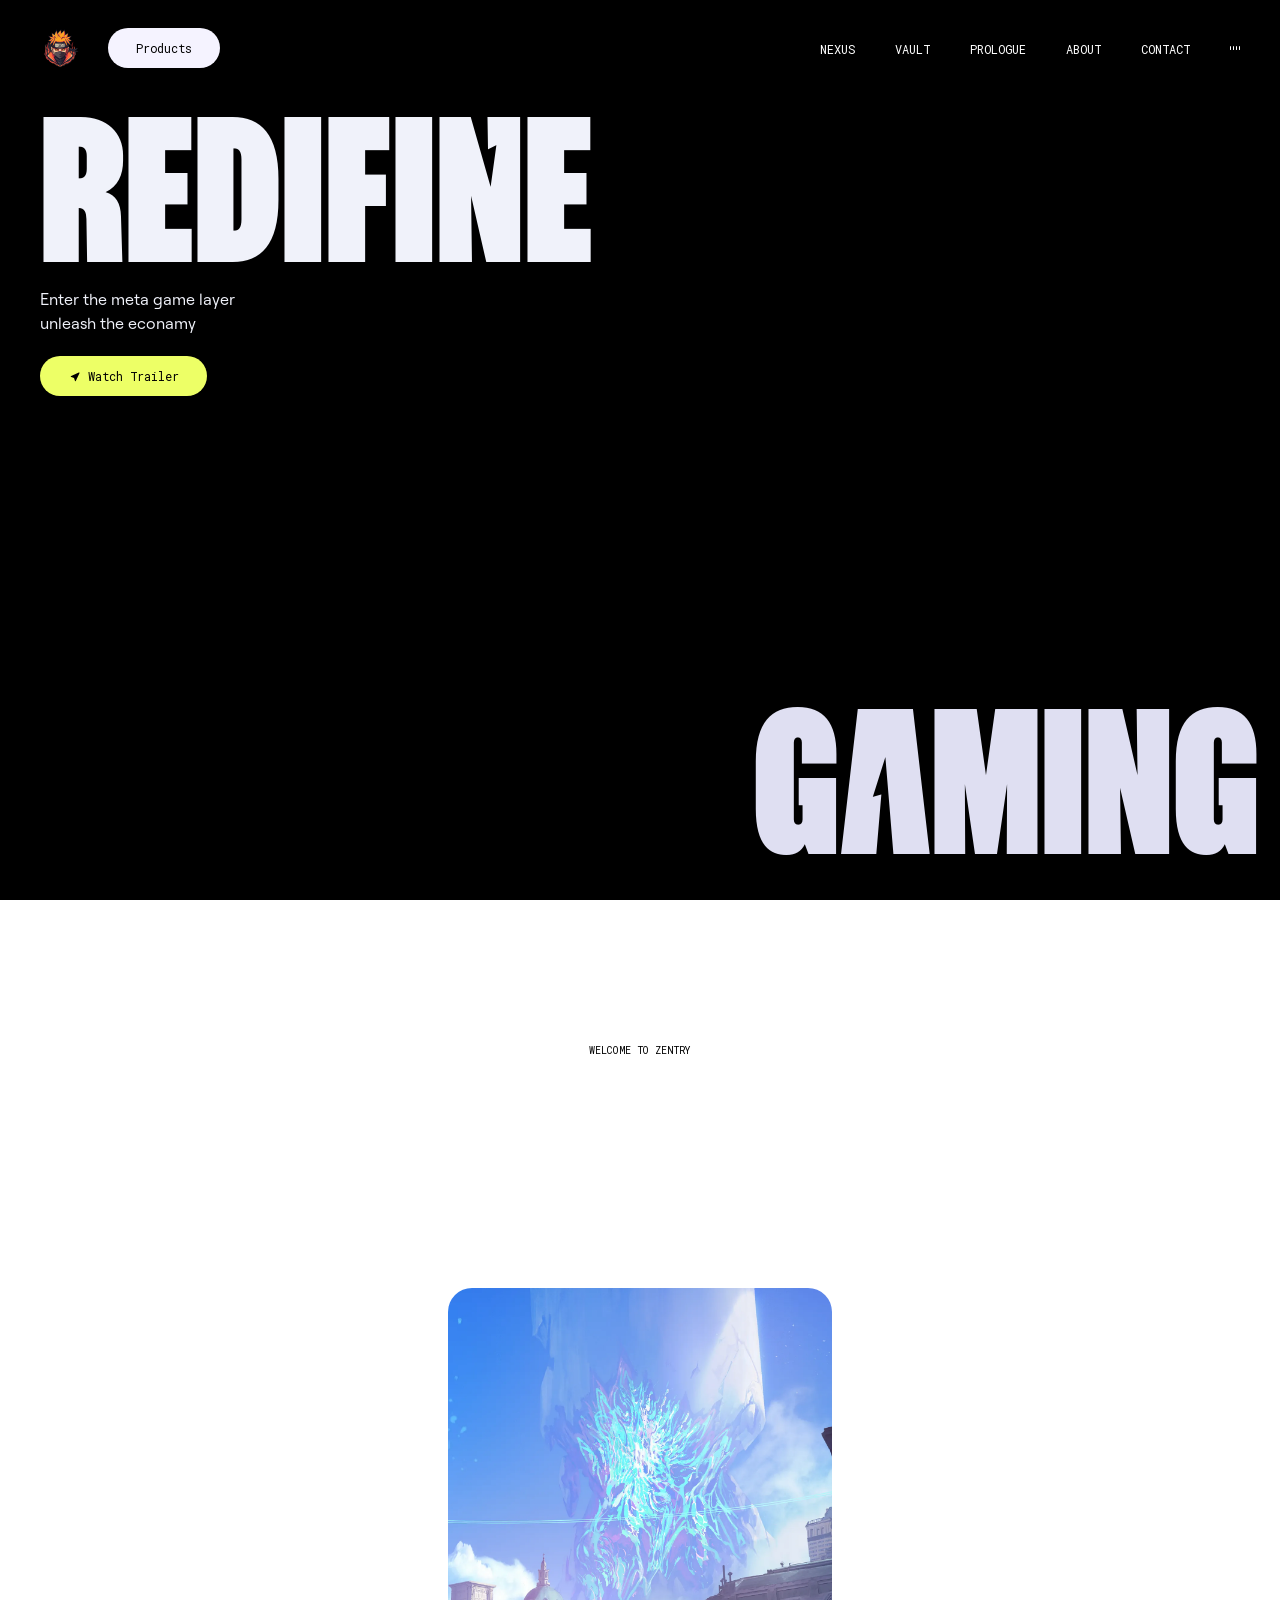
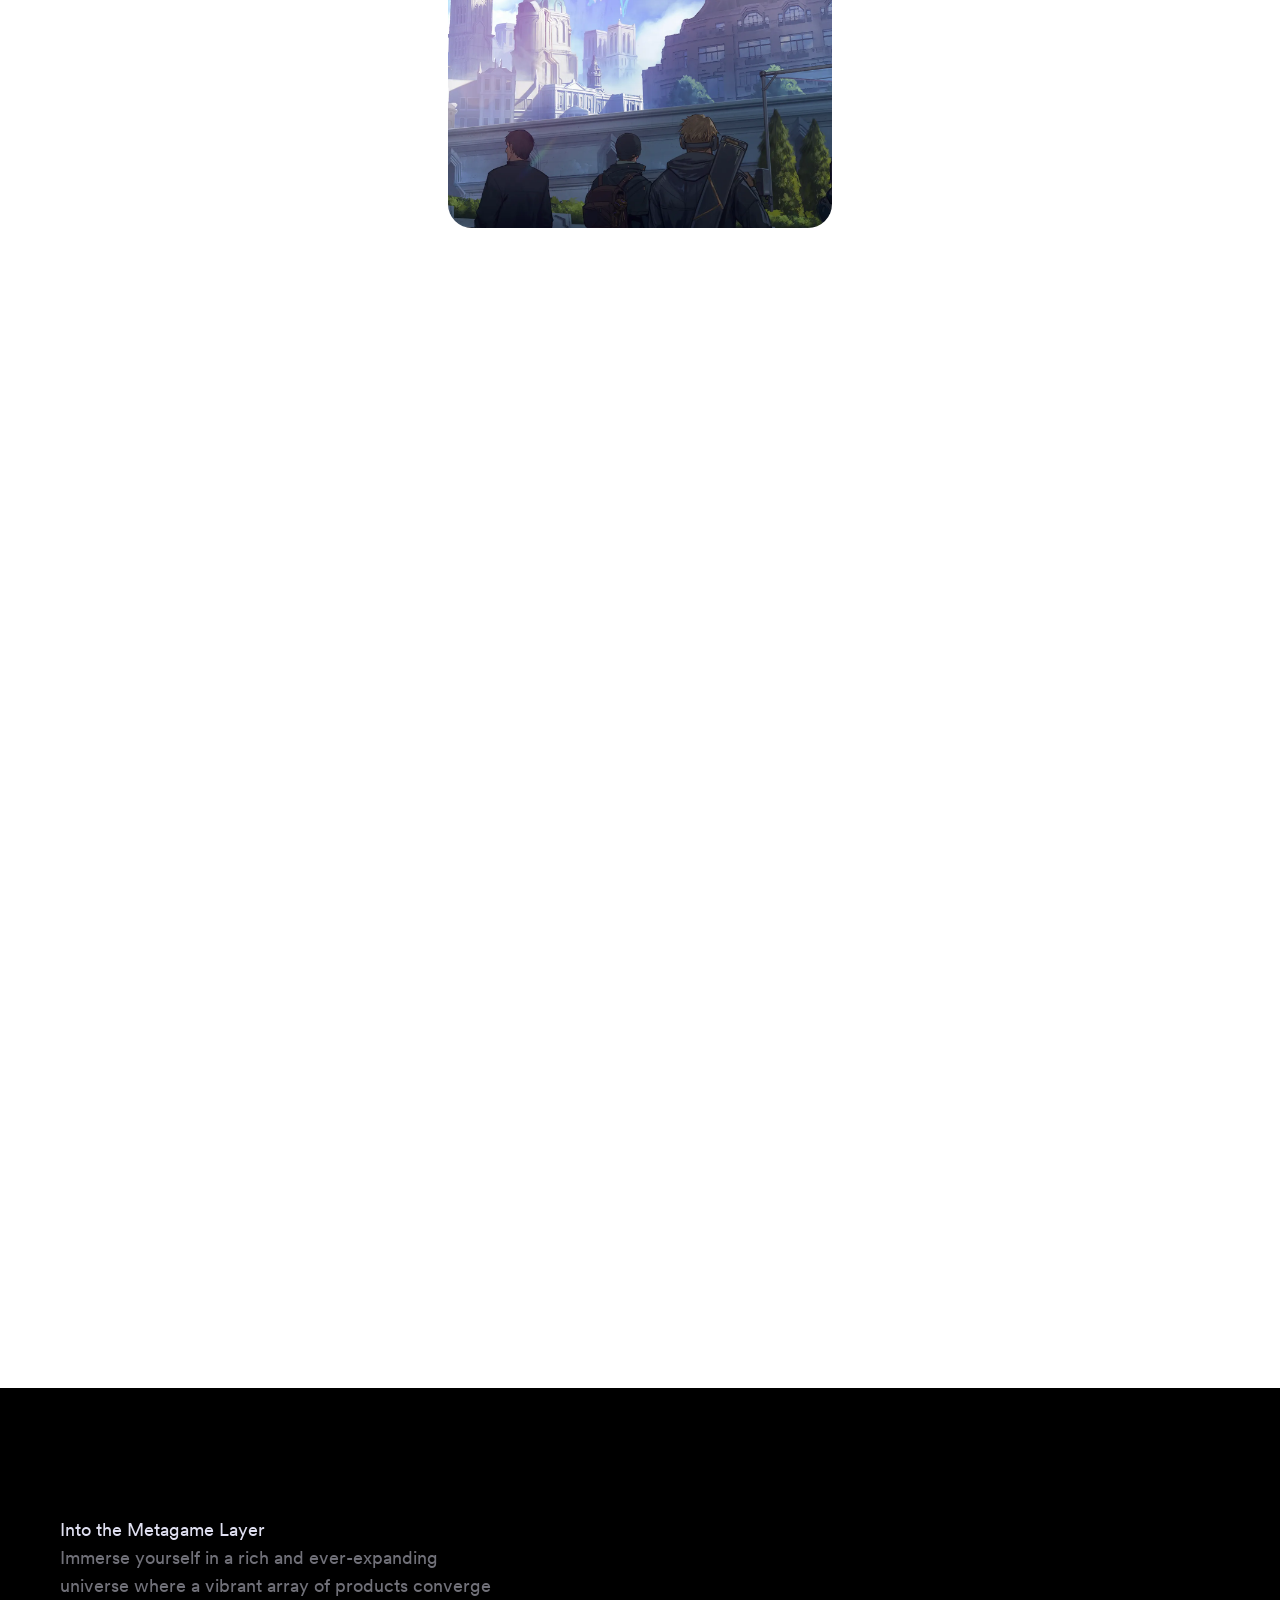
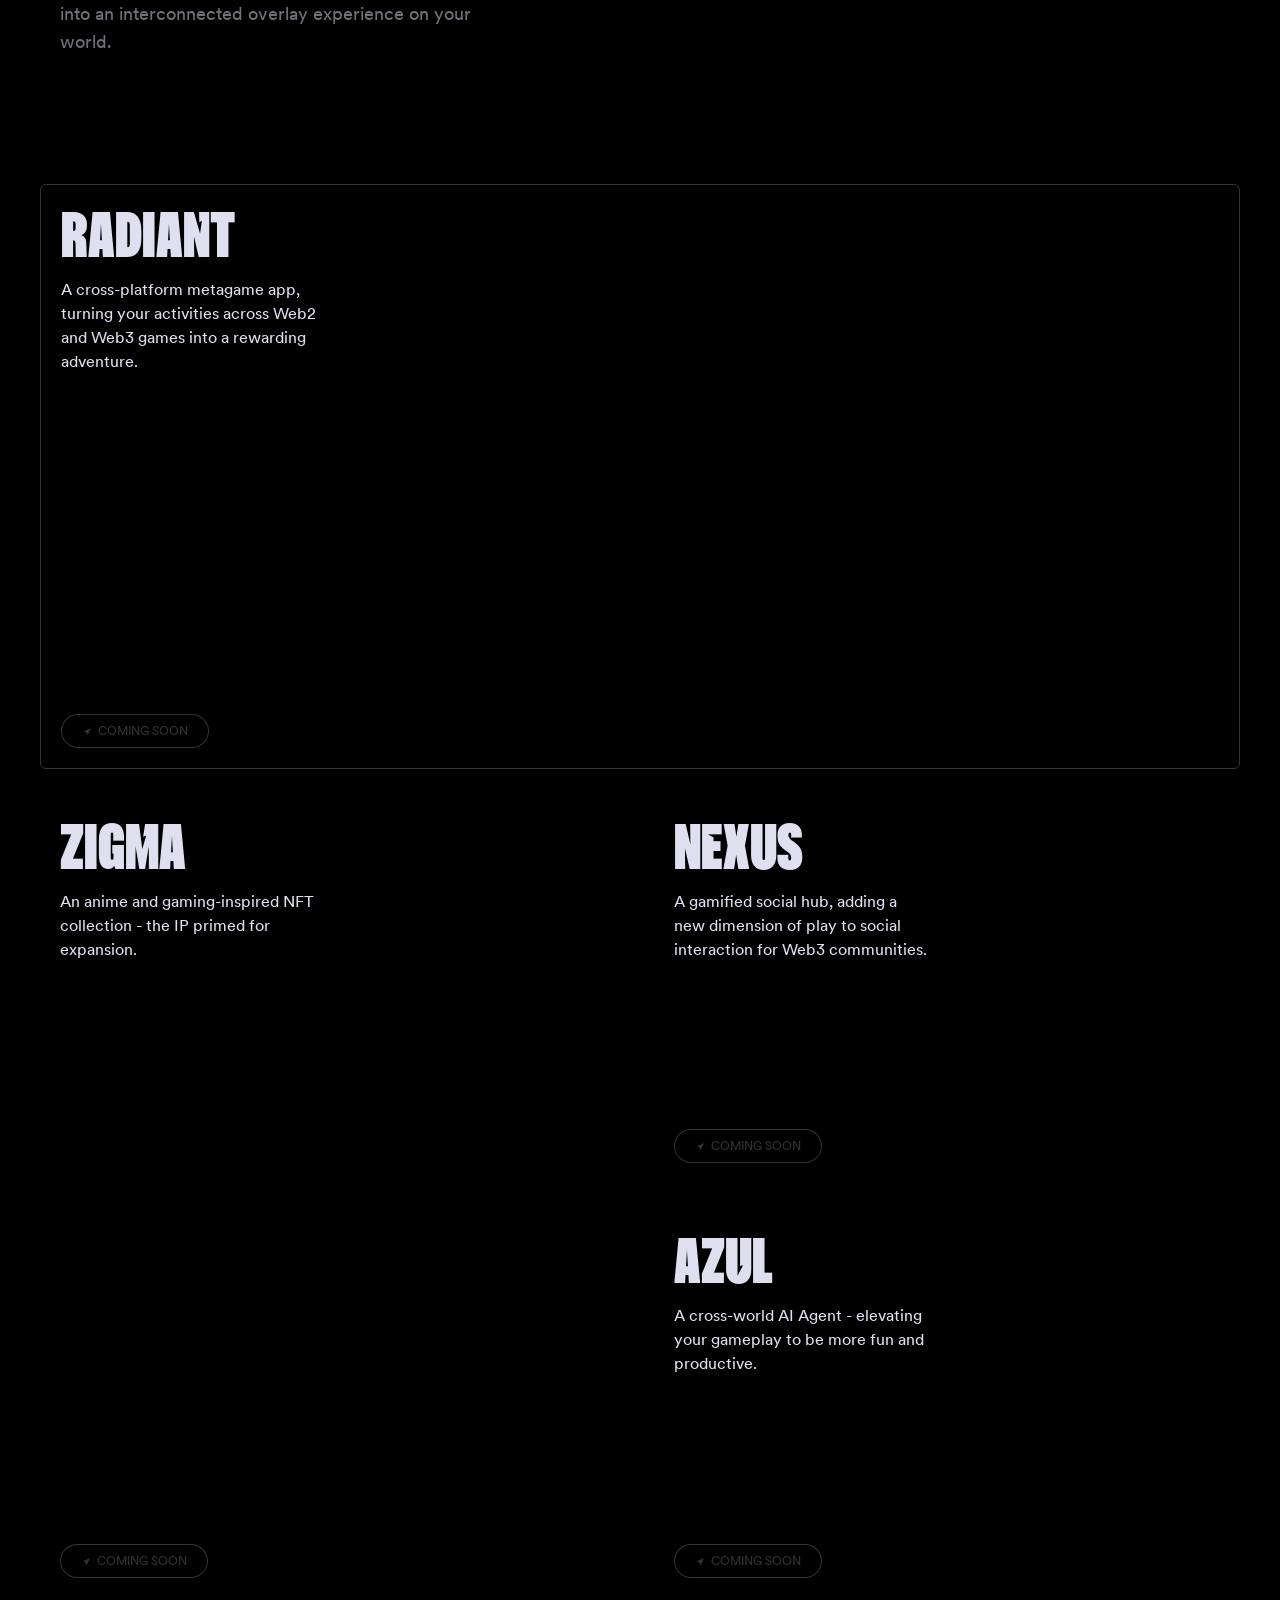
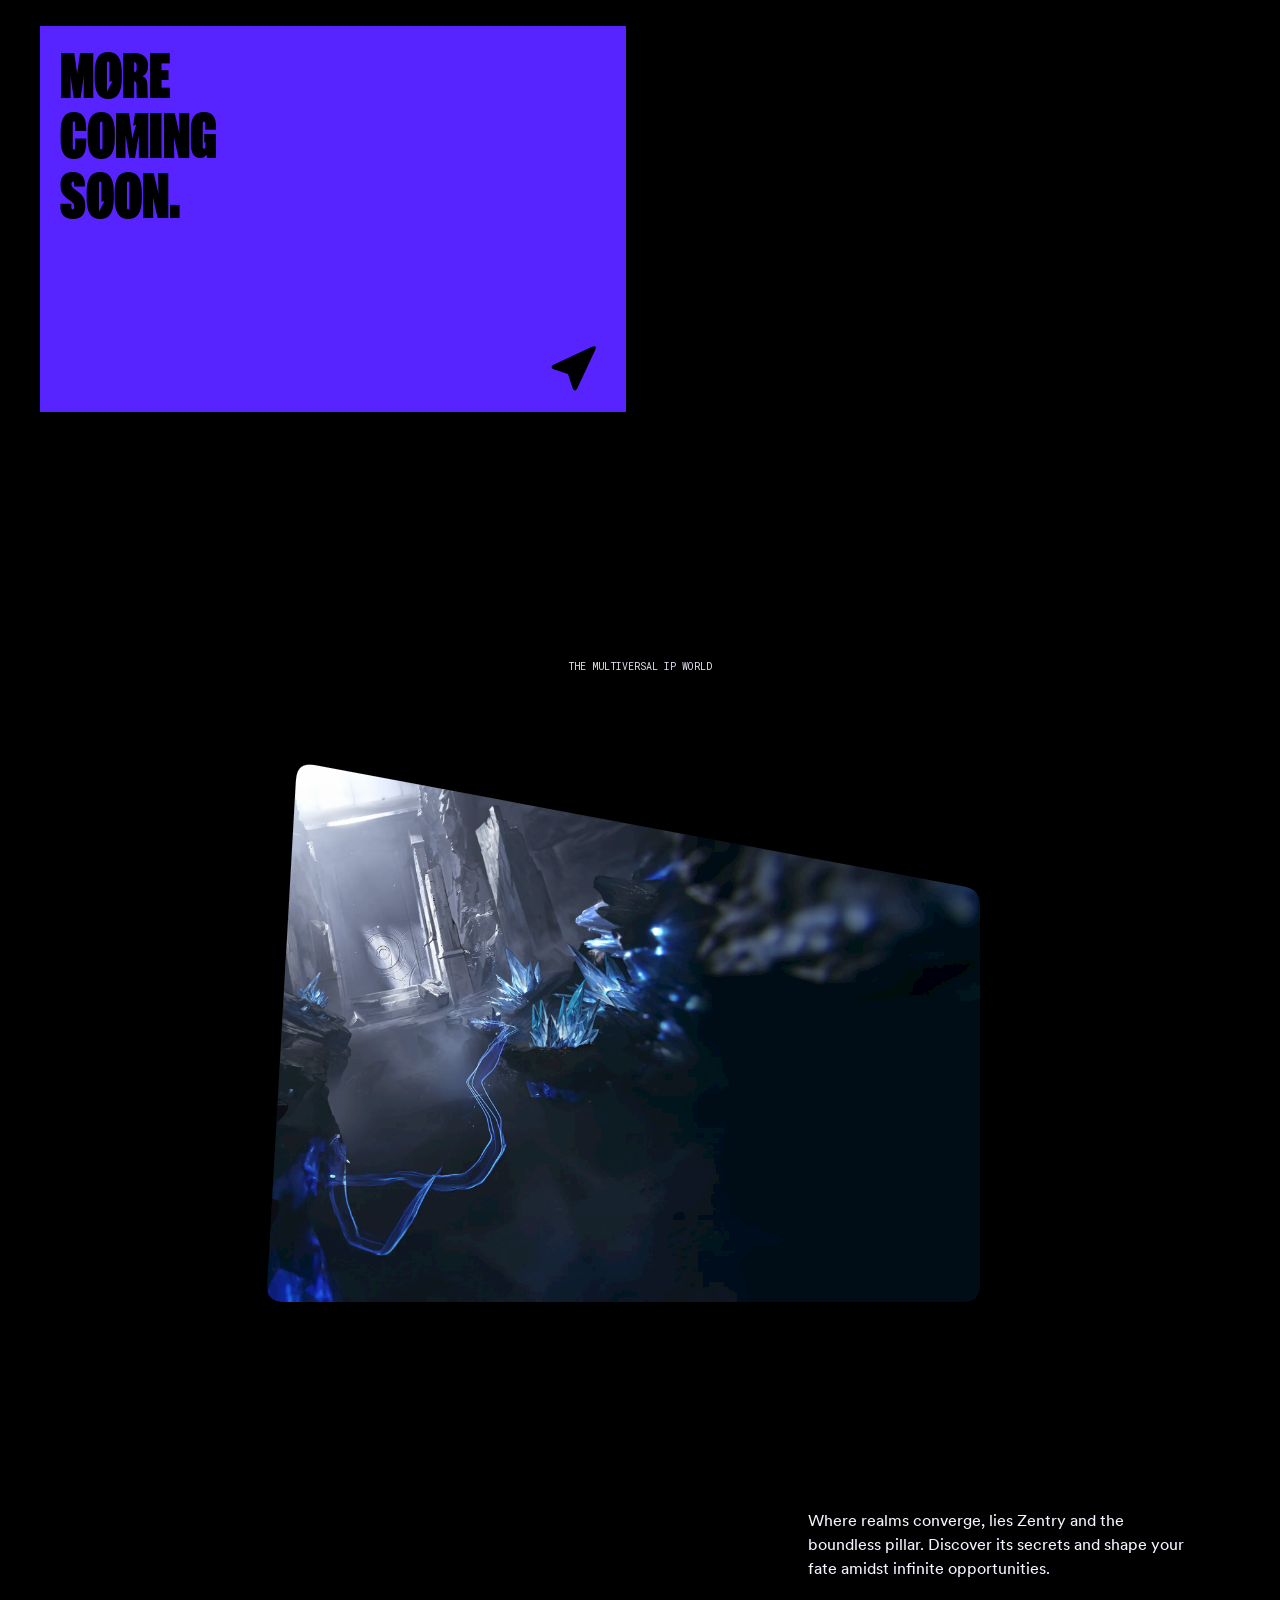
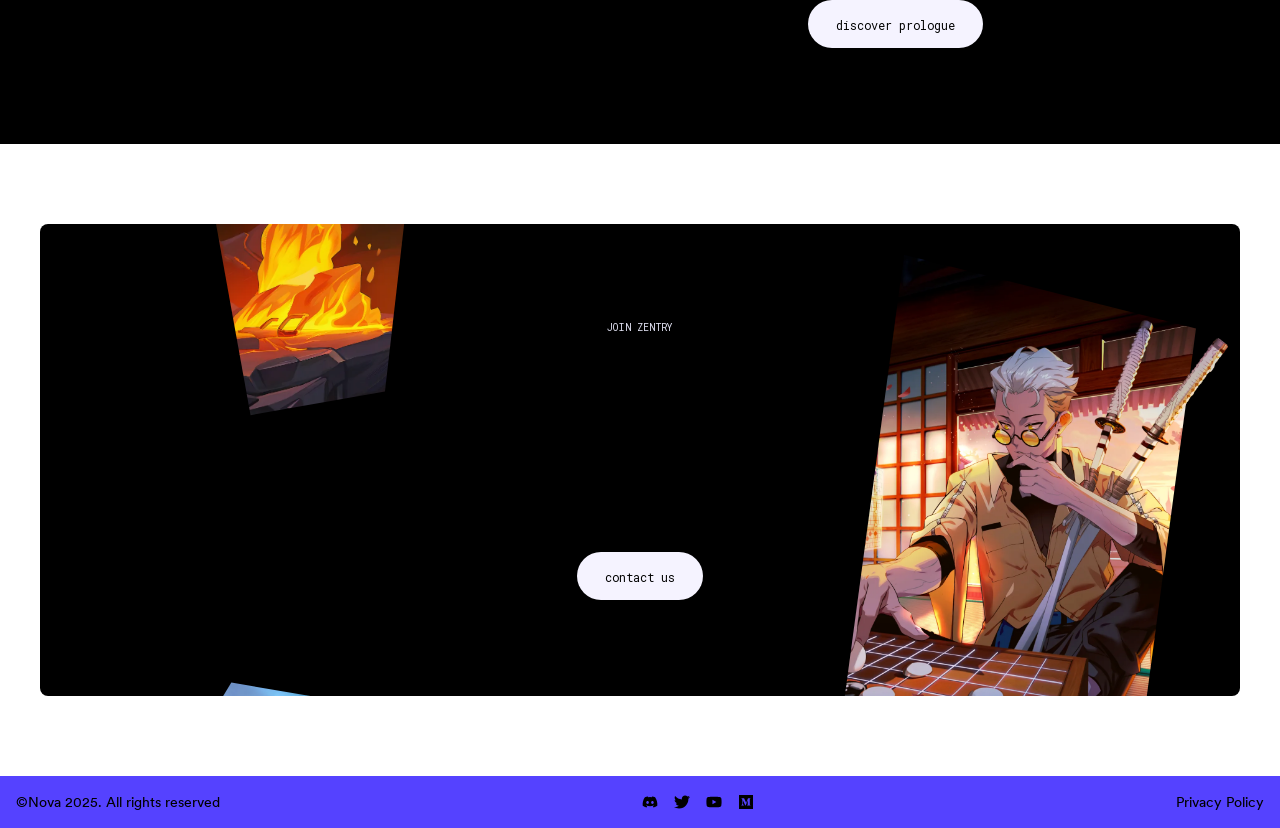
<file: projects/zentry/index.html>
<!doctype html>
<html lang="en">
  <head>
    <meta charset="UTF-8" />
    <link rel="icon" type="image/png" href="./img/logo.png" />
    <meta name="viewport" content="width=device-width, initial-scale=1.0" />
    <title>Zentry — Gaming Concept</title>
    <script type="module" crossorigin src="./assets/index-BR8GxO-p.js"></script>
    <link rel="stylesheet" crossorigin href="./assets/index-Bm4FGcFL.css">
  </head>
  <body>
    <div id="root"></div>
  </body>
</html>
</file>
<file: projects/bleach/assets/index-BbKW_dHt.css>
@font-face{font-family:Anton;src:url(../assets/anton.ttf) format("truetype");font-display:swap;font-weight:400}:root{--paper:#f1eee8;--ink:#090909;--red:#ba2b19;--display:Anton,Impact,"Arial Narrow",sans-serif;--mono:"Courier New",monospace;--gutter:clamp(22px,4.2vw,80px)}*{box-sizing:border-box}html{scroll-padding-top:85px}body{margin:0;color:var(--ink);background:var(--ink);font-family:Arial,Helvetica,sans-serif}button,input,textarea{font:inherit}button,a{-webkit-tap-highlight-color:transparent}button{cursor:pointer}a{color:inherit;text-decoration:none}button{color:inherit}button:focus-visible,a:focus-visible{outline:2px solid currentColor;outline-offset:6px}::selection{background:var(--red);color:var(--paper)}button{border-radius:0}body:has(dialog[open]){overflow:hidden}.skip-link{position:fixed;top:-80px;left:20px;padding:15px;background:var(--paper);z-index:200}.skip-link:focus{top:15px}.site-header{position:fixed;inset:0 0 auto;z-index:30;display:flex;justify-content:space-between;align-items:center;padding:27px var(--gutter);color:var(--paper);mix-blend-mode:difference;pointer-events:none}.site-header a,.site-header button{pointer-events:auto}.wordmark{font:24px/1 var(--display);letter-spacing:-.5px;white-space:nowrap;position:relative}.logo-dot{font:9px Arial;position:absolute;top:0;margin-left:5px}.site-header nav{display:flex;align-items:center;gap:38px;font:10px/1 var(--mono);letter-spacing:2.5px;text-transform:uppercase}.site-header nav a{padding:7px 0;position:relative}.site-header nav a:after{content:"";position:absolute;left:0;right:0;bottom:0;height:1px;background:currentColor;transform:scaleX(0);transform-origin:left;transition:transform .25s}.site-header nav a:hover:after{transform:scaleX(1)}.site-header nav a span{margin-left:8px}.menu-toggle{display:none;background:none;border:0;width:36px;height:34px;padding:7px}.menu-toggle span{display:block;height:1px;background:currentColor;margin:6px 0}.mobile-menu{position:fixed;inset:0;z-index:29;background:var(--red);color:var(--paper);padding:150px 25px 60px}.mobile-menu:not([hidden]){display:flex;flex-direction:column;gap:25px}.mobile-menu a{font:17vw/1 var(--display)}.cinema{position:relative;scroll-margin-top:0}.cinema-stage{height:100svh;min-height:600px;position:relative;overflow:hidden;background:#000;color:var(--paper)}.scene{position:absolute;inset:0;overflow:hidden;background:#000}.scene-two,.scene-three{clip-path:inset(0 100% 0 0);background:var(--red)}.scene-art{position:absolute;inset:0;will-change:transform}.scene-art img{height:100%;width:100%;object-fit:cover;display:block}.scene-one .scene-art img{object-position:center}.opening-titles{position:absolute;top:17%;left:var(--gutter);right:var(--gutter);display:flex;justify-content:space-between;gap:40px}.opening-titles h1,.opening-titles p{margin:0;font-family:var(--display);font-weight:400;line-height:1.04;letter-spacing:-2px}.opening-titles p{text-align:right}.opening-titles span{display:block;font-size:clamp(48px,5.9vw,110px)}.opening-titles strong{font-size:clamp(85px,9.1vw,172px);font-weight:400;display:block;line-height:1.06}.scene-note{position:absolute;bottom:115px;left:var(--gutter);font:9px/1.5 var(--mono);letter-spacing:1.6px;display:flex;flex-direction:column;gap:10px}.scene-note span:first-child{font-size:13px;letter-spacing:5px}.chapter-title{position:absolute;left:var(--gutter);bottom:18%;font:clamp(42px,5.9vw,112px)/1.06 var(--display);letter-spacing:-1px;margin:0;max-width:70%}.chapter-title span{display:block}.strike-title{bottom:22%;font-size:clamp(45px,5vw,100px)}.strike-title strong{display:block;font-weight:400;font-size:clamp(140px,19vw,350px);line-height:1.05;letter-spacing:-7px}.scene-caption{position:absolute;left:var(--gutter);bottom:115px;font:9px/1.6 var(--mono);letter-spacing:1.5px;max-width:50%;margin:0}.chapter-rail{position:absolute;right:25px;top:50%;transform:translateY(-50%);display:grid;grid-template-columns:20px 36px;gap:10px;color:#eee}.rail-japanese{grid-row:1/4;writing-mode:vertical-rl;font-size:12px;letter-spacing:5px;opacity:.75;align-self:center}.chapter-rail button{background:none;border:0;color:inherit;display:flex;gap:10px;align-items:center;height:30px;padding:0;font:9px var(--mono);opacity:.45;transition:opacity .2s}.chapter-rail button i{height:16px;width:1px;display:block;background:currentColor;transition:height .2s}.chapter-rail button.active{opacity:1}.chapter-rail button.active i{height:29px}.cinema-bottom{position:absolute;bottom:30px;left:var(--gutter);right:var(--gutter);display:flex;justify-content:space-between;align-items:center;gap:20px}.frame-index{display:flex;align-items:center;gap:15px;font:9px var(--mono);letter-spacing:1.2px}.frame-index>span:first-child{font:22px var(--display)}.index-line{height:1px;width:35px;background:currentColor;opacity:.6}.scroll-cue,.sound-toggle{background:none;color:inherit;border:0;display:flex;align-items:center;gap:18px;font:9px var(--mono);letter-spacing:1px;padding:8px 0}.scroll-cue>span{font:20px Arial;animation:nudge 2s ease infinite}.sound-toggle{gap:10px}.sound-bars{height:16px;display:flex;align-items:center;gap:2px}.sound-bars i{width:2px;height:3px;background:currentColor}.sound-bars i:nth-child(2){height:9px}.sound-bars i:nth-child(3){height:13px}.sound-bars i:nth-child(4){height:6px}.sound-toggle[aria-pressed=true] i{animation:wave .7s ease-in-out infinite alternate}.sound-toggle[aria-pressed=true] i:nth-child(2){animation-delay:.2s}.sound-toggle[aria-pressed=true] i:nth-child(3){animation-delay:.4s}.film-grain{position:absolute;inset:-40%;opacity:.035;pointer-events:none;background-image:url("data:image/svg+xml,%3Csvg viewBox='0 0 180 180' xmlns='http://www.w3.org/2000/svg'%3E%3Cfilter id='n'%3E%3CfeTurbulence type='fractalNoise' baseFrequency='.9' numOctaves='3' stitchTiles='stitch'/%3E%3C/filter%3E%3Crect width='100%25' height='100%25' opacity='1' filter='url(%23n)'/%3E%3C/svg%3E");animation:grain .3s steps(3) infinite}.wipe-flash{position:absolute;inset:0;background:var(--paper);opacity:0;pointer-events:none}.paper{background:var(--paper)}.section-kicker{display:flex;justify-content:space-between;align-items:center;font:10px var(--mono);letter-spacing:2px;text-transform:uppercase}.studio{padding:125px var(--gutter) 100px;scroll-margin-top:0}.studio-headline{font:clamp(56px,9vw,172px)/1.06 var(--display);letter-spacing:-3px;margin:70px 0 60px}.studio-headline>span{color:var(--red)}.studio-bottom{display:grid;grid-template-columns:1fr 1fr;align-items:start;gap:60px}.studio-stamp{width:115px;display:flex;flex-direction:column;align-items:center;gap:18px;color:var(--red);transform:rotate(-8deg)}.studio-stamp>span{font:700 72px/1 serif;border:3px solid currentColor;padding:6px 11px}.studio-stamp small{font:8px var(--mono);letter-spacing:1px}.studio-copy{max-width:490px}.studio-copy p{font-size:20px;line-height:1.5;letter-spacing:-.4px;margin:0 0 22px}.studio-copy p+p{color:#5f5b56;font-size:16px;line-height:1.65}.text-link{font:10px var(--mono);letter-spacing:1.6px;border-bottom:1px solid;padding:14px 0;display:flex;justify-content:space-between;max-width:210px;margin-top:32px}.text-link span{font:20px Arial}.ticker{background:var(--red);color:var(--paper);overflow:hidden;padding:18px 0;position:relative}.ticker div{width:max-content;display:flex;align-items:center;gap:32px;white-space:nowrap;font:36px var(--display);animation:ticker 30s linear infinite}.ticker span{font:48px/1 Arial}.work{padding:100px var(--gutter) 85px}.work-heading{display:flex;align-items:flex-end;justify-content:space-between;gap:40px;margin:55px 0 45px}.work-heading h2{margin:0;font:clamp(50px,6.4vw,120px)/1.08 var(--display);letter-spacing:-1.5px}.work-heading h2 span{color:var(--red)}.work-heading p{font:9px/1.8 var(--mono);letter-spacing:1px;padding-bottom:7px}.project-grid{display:grid;grid-template-columns:repeat(3,1fr);gap:23px}.project{display:block;width:100%;border:0;padding:0;background:none;text-align:left}.project-image{height:390px;position:relative;overflow:hidden;background:var(--red);isolation:isolate}.project-image img{height:100%;width:100%;object-fit:cover;object-position:65% center;display:block;transition:transform .6s,filter .3s}.throne-preview img{object-position:50% center}.project:hover img,.project:focus-visible img{transform:scale(1.075);filter:contrast(1.25) saturate(.75)}.project:nth-child(2){padding-top:55px}.project:nth-child(3){padding-top:110px}.project-arrow{position:absolute;bottom:20px;right:20px;color:var(--paper);font:35px Arial;transition:transform .25s}.project:hover .project-arrow{transform:translate(4px,-4px)}.project-meta{display:flex;justify-content:space-between;gap:8px;font:9px/1.4 var(--mono);letter-spacing:.3px;padding:15px 0}.project-meta span:last-child{font-size:8px;opacity:.55}.play-indicator,.timecode{position:absolute;color:var(--paper);z-index:4;left:17px;font:11px var(--mono);text-shadow:1px 1px #000;opacity:0;transition:opacity .2s}.play-indicator{top:18px}.timecode{bottom:18px}.project:hover .play-indicator,.project:focus-visible .play-indicator,.project:hover .timecode,.project:focus-visible .timecode{opacity:1}.vhs-lines{position:absolute;inset:0;pointer-events:none;background:repeating-linear-gradient(0deg,transparent,transparent 2px,#0005 3px,#0005 4px);opacity:0;mix-blend-mode:multiply;transition:opacity .2s}.vhs-band{position:absolute;left:0;right:0;top:-15%;height:15%;background:#fff7;mix-blend-mode:overlay;opacity:0;pointer-events:none}.project:hover .vhs-lines,.project:focus-visible .vhs-lines{opacity:.8}.project:hover .vhs-band,.project:focus-visible .vhs-band{opacity:1;animation:tracking 1.4s linear infinite}.archive-note{font:8px/1.6 var(--mono);letter-spacing:1px;display:flex;justify-content:space-between;margin:55px 0 0;color:#716b64}.capabilities{padding:70px 0 100px}.capabilities>.section-kicker{padding:0 var(--gutter) 35px}.capability-list{border-top:2px solid var(--ink)}.capability{position:relative;display:flex;align-items:flex-start;gap:45px;isolation:isolate;width:100%;text-align:left;background:transparent;border:0;border-bottom:2px solid var(--ink);padding:30px var(--gutter);overflow:hidden;transition:color .25s}.capability:before{content:"";position:absolute;z-index:-1;inset:0;background:linear-gradient(90deg,#b22919dd,#b2291988),url(../assets/soifon.webp) 75% 48% / cover;opacity:0;transition:opacity .25s}.capability:hover,.capability[aria-expanded=true]{color:var(--paper)}.capability:hover:before,.capability[aria-expanded=true]:before{opacity:1}.cap-number{font:48px/1.3 var(--display);min-width:65px}.cap-content{display:block;flex:1}.cap-title{font:clamp(25px,3.35vw,65px)/1.2 var(--display);display:block;letter-spacing:-.6px}.cap-summary{font:12px/1.6 Arial;display:block;padding-top:7px}.cap-detail{display:block;max-width:650px;font:14px/1.7 Arial;margin-top:22px}.cap-detail[hidden]{display:none}.cap-icon{font:35px Arial;align-self:center;transition:transform .2s}.capability[aria-expanded=true] .cap-icon{transform:rotate(90deg)}.contact{background:var(--red);color:var(--paper);padding:85px var(--gutter) 65px;position:relative;overflow:hidden}.contact h2{font:clamp(72px,11vw,210px)/1.05 var(--display);margin:65px 0 50px;letter-spacing:-3px}.contact h2 span{color:var(--ink)}.contact-bottom{display:flex;align-items:center;justify-content:space-between;gap:30px}.contact-bottom p{font:15px/1.6 Arial;margin:0}.start-project{border:1px solid #e9e2d577;background:none;color:var(--paper);padding:22px 25px;font:11px var(--mono);letter-spacing:1px;width:310px;display:flex;justify-content:space-between;align-items:center;transition:background .2s,color .2s}.start-project span{font:25px Arial}.start-project:hover{color:var(--ink);background:var(--paper)}footer{background:var(--ink);color:var(--paper);padding:35px var(--gutter);display:flex;justify-content:space-between;align-items:center;gap:25px}footer p{font:8px/1.6 var(--mono);letter-spacing:1px;color:#aaa}footer .wordmark{font-size:20px}.back-top{border:0;background:none;font:9px var(--mono);color:var(--paper);letter-spacing:1px}:where(dialog){padding:0;border:0;background:var(--paper);color:var(--ink);max-height:90svh;width:min(1100px,92vw);max-width:92vw;overflow:auto}dialog::backdrop{background:#000c;-webkit-backdrop-filter:blur(10px);backdrop-filter:blur(10px)}.dialog-close{position:absolute;z-index:5;right:18px;top:18px;border:0;background:var(--paper);color:var(--ink);width:40px;height:40px;font:22px Arial}.dialog-art{height:min(52vw,520px);overflow:hidden;position:relative;background:var(--ink)}.dialog-art img{width:100%;height:100%;display:block;object-fit:cover;animation:study 8s ease-in-out infinite alternate}.dialog-film{position:absolute;bottom:25px;left:25px;color:var(--paper);font:11px var(--mono);text-shadow:1px 1px #000}.dialog-project-copy{padding:30px 35px}.eyebrow{font:9px var(--mono);letter-spacing:1.6px}.dialog-project-copy h2{font:clamp(38px,5vw,70px)/1.1 var(--display);margin:25px 0 18px}.project-description{font-size:15px;line-height:1.65;max-width:750px;color:#5f5b56}.dialog-project-actions{display:flex;justify-content:space-between;gap:20px;margin-top:25px}.dialog-project-actions button{border:0;border-bottom:1px solid;padding:10px 0;font:10px var(--mono);letter-spacing:1px;background:none}.contact-dialog{width:min(600px,92vw);padding:40px}.contact-dialog h2{font:60px/1.05 var(--display);margin:30px 0 20px}.form-intro{font:14px/1.6 Arial;color:#68625d;max-width:440px}#brief-form{display:grid;gap:19px;margin-top:30px}#brief-form label{font:10px var(--mono);text-transform:uppercase;letter-spacing:1px;display:grid;gap:9px}input,textarea{background:transparent;border:0;border-bottom:1px solid #a19b93;padding:12px 0;font:14px/1.5 Arial;color:var(--ink);resize:vertical;width:100%}input:focus,textarea:focus{outline:none;border-bottom-color:var(--red);box-shadow:0 1px var(--red)}#brief-form button{padding:18px;border:0;background:var(--red);color:var(--paper);display:flex;justify-content:space-between;font:11px var(--mono)}.form-status{font:12px/1.5 Arial;margin:0;color:#5f5b56}@keyframes nudge{0%,to{transform:translateY(0)}50%{transform:translateY(5px)}}@keyframes wave{0%{transform:scaleY(.4)}to{transform:scaleY(1.3)}}@keyframes grain{0%{transform:translate(0)}25%{transform:translate(2%,1%)}75%{transform:translate(-1%,-2%)}}@keyframes ticker{to{transform:translate(-33.333%)}}@keyframes tracking{to{top:110%}}@keyframes study{0%{transform:scale(1.02) translate(-1%)}to{transform:scale(1.14) translate(1%)}}@media(min-width:1800px){.project-image{height:500px}}@media(max-width:1000px){.opening-titles{top:19%}.opening-titles span{font-size:6vw}.opening-titles strong{font-size:10vw}.studio-headline{letter-spacing:-2px}.project-grid{gap:15px}.project-image{height:320px}.project-meta{flex-direction:column;gap:4px}.capability{gap:24px}.work-heading p{max-width:180px}.scene-one .scene-art img{object-fit:contain}.scene-one .scene-art{background:#000}}@media(max-width:650px){:root{--gutter:23px}.site-header{padding:24px var(--gutter)}.wordmark{font-size:21px}.site-header nav{display:none}.menu-toggle{display:block}.cinema-stage{min-height:560px}.scene-one .scene-art{inset:24% -43% 5%}.scene-one .scene-art img{object-fit:cover}.opening-titles{top:17%;gap:10px}.opening-titles span{font-size:7.3vw;letter-spacing:-.5px}.opening-titles strong{font-size:12.5vw;letter-spacing:-.8px}.scene-note{bottom:90px;font-size:8px;gap:6px}.scene-note span:first-child{font-size:10px;letter-spacing:3px}.scene-two .scene-art img,.scene-three .scene-art img{object-position:64% center}.chapter-title{font-size:11vw;bottom:22%;max-width:90%;text-shadow:0 2px 20px #ba2b1940}.strike-title{bottom:24%;font-size:13vw}.strike-title strong{font-size:41vw;letter-spacing:-3px}.scene-caption{bottom:95px;font-size:8px;max-width:80%}.chapter-rail{right:13px;top:46%;grid-template-columns:12px 24px;gap:4px}.chapter-rail button{gap:6px;font-size:8px}.rail-japanese{font-size:9px}.cinema-bottom{bottom:24px;gap:8px}.frame-index{gap:9px}.frame-index #chapter-name{display:none}.scroll-cue{font-size:7px;letter-spacing:.4px;gap:8px}.sound-toggle{font-size:7px;gap:7px;letter-spacing:.4px}.section-kicker{font-size:8px;letter-spacing:1px}.studio{padding:80px var(--gutter) 65px}.studio-headline{font-size:12.2vw;letter-spacing:-1px;margin:45px 0 40px}.studio-bottom{grid-template-columns:60px 1fr;gap:24px}.studio-stamp{width:60px;gap:10px}.studio-stamp>span{font-size:40px;padding:4px;border-width:2px}.studio-stamp small{font-size:5px;white-space:nowrap}.studio-copy p{font-size:16px}.studio-copy p+p{font-size:13px}.text-link{font-size:9px;margin-top:15px}.ticker{padding:15px 0}.ticker div{font-size:27px;gap:25px}.ticker span{font-size:33px}.work{padding:65px var(--gutter)}.work-heading{margin:40px 0 35px;display:block}.work-heading h2{font-size:12vw;letter-spacing:-1px}.work-heading p{margin-top:24px;font-size:8px;max-width:none}.project-grid{grid-template-columns:1fr;gap:32px}.project:nth-child(2),.project:nth-child(3){padding-top:0}.project-image{height:390px}.project-meta{flex-direction:row;align-items:center;font-size:9px}.archive-note{font-size:7px;margin-top:30px;display:block}.archive-note span{display:block;margin-top:8px}.capabilities{padding:20px 0 65px}.capability{padding:23px var(--gutter);gap:15px}.cap-number{font-size:29px;min-width:32px}.cap-title{font-size:6vw;line-height:1.3}.cap-summary{font-size:10px;padding-top:5px;max-width:250px}.cap-icon{font-size:23px}.cap-detail{font-size:12px;margin-top:15px}.contact{padding:65px var(--gutter) 45px}.contact h2{font-size:18vw;letter-spacing:-1.5px;margin:45px 0 35px}.contact-bottom{display:block}.contact-bottom p{font-size:13px}.start-project{width:100%;margin-top:28px;padding:19px 20px;font-size:10px}footer{flex-wrap:wrap;gap:20px;padding:30px var(--gutter)}footer .wordmark{font-size:20px}footer p{order:3;width:100%;font-size:7px;margin:0}footer .back-top{font-size:8px;margin-left:auto}.contact-dialog{padding:30px 24px}.contact-dialog h2{font-size:48px}.dialog-project-copy{padding:25px}.dialog-art{height:65vw}.dialog-project-copy h2{font-size:38px}.project-description{font-size:13px}.dialog-project-actions button{font-size:9px}.dialog-film{font-size:9px;left:20px;bottom:20px}}@media(prefers-reduced-motion:reduce){*,*:before,*:after{animation:none!important;transition:none!important;scroll-behavior:auto!important}.scene{position:relative;height:100svh;min-height:560px;clip-path:none!important}.cinema-stage{height:auto;overflow:visible}.chapter-rail,.cinema-bottom,.film-grain{display:none}.project:hover img{transform:none}.opening-titles{top:17%}.dialog-art img{transform:none!important}}.site-header{mix-blend-mode:normal;transition:color .2s}.site-header.on-paper,.cinema-stage[data-chapter="0"] .cinema-bottom,.scene-one .scene-note{color:var(--ink)}body.menu-open{overflow:hidden}.scene-art video{position:absolute;inset:0;width:100%;height:100%;object-fit:cover;pointer-events:none}@media(max-width:650px){.scene-two .scene-art video,.scene-three .scene-art video{object-position:64% center}}.dialog-art .dialog-video{position:absolute;inset:0;width:100%;height:100%;object-fit:cover}.dialog-art .dialog-video[hidden]{display:none}.dialog-film{z-index:2}.dialog-project-actions button[hidden]{display:none}@media(max-width:650px){.dialog-project-actions{flex-wrap:wrap;gap:12px}}
</file>
<file: projects/frieren/assets/index-BnxS9spp.css>
@font-face{font-family:Cormorant;src:url(../assets/cormorant.ttf) format("truetype");font-weight:400 600;font-style:normal;font-display:swap}@font-face{font-family:Cormorant;src:url(../assets/cormorant-italic.ttf) format("truetype");font-weight:400 600;font-style:italic;font-display:swap}@font-face{font-family:Manrope;src:url(../assets/manrope.ttf) format("truetype");font-weight:400 600;font-style:normal;font-display:swap}:root{--paper:#eeede5;--ink:#293d32;--muted:#667066;--line:#c9cdbf;--serif:Cormorant,Georgia,serif;--sans:Manrope,Arial,sans-serif;--gutter:5.5vw;color:var(--ink);font-family:var(--sans);font-synthesis:none;background:var(--paper)}*{box-sizing:border-box}body{margin:0}button,a{-webkit-tap-highlight-color:transparent}button{font:inherit;cursor:pointer}button{border:0}a{color:inherit;text-decoration:none}button:focus-visible,a:focus-visible,summary:focus-visible{outline:2px solid #a5b392;outline-offset:6px}button{color:inherit}img{display:block;width:100%}button{background:none}h1,h2,h3,p{margin:0}em{font-weight:400}::selection{background:#abb9a2;color:#1b2b20}[hidden]{display:none!important}.skip-link{position:fixed;z-index:200;top:10px;left:10px;padding:14px;background:var(--paper);transform:translateY(-160%)}.skip-link:focus{transform:none}.eyebrow{display:block;font-size:10px;font-weight:600;letter-spacing:.18em;line-height:1.6}.site-header{position:fixed;z-index:40;top:0;left:0;width:100%;padding:28px var(--gutter);display:flex;align-items:center;justify-content:space-between;color:#fff9e9;transition:background .25s,color .25s;padding-bottom:24px}.site-header.paper{color:var(--ink);background:#eeede5f2;border-bottom:1px solid #293d3217;-webkit-backdrop-filter:blur(12px);backdrop-filter:blur(12px)}.brand{display:flex;align-items:center;gap:10px;font-family:var(--serif);font-size:27px;letter-spacing:.1em;line-height:1}.brand-star{font-size:42px;font-weight:400;line-height:.7}.brand small{display:block;font-family:var(--sans);font-size:6.6px;letter-spacing:.22em;line-height:1.8;margin-top:4px}.desktop-nav{display:flex;gap:34px;font-size:11px}.desktop-nav a{position:relative}.desktop-nav a:after{content:"";position:absolute;left:0;bottom:-6px;width:0;height:1px;background:currentColor;transition:width .3s}.desktop-nav a:hover:after{width:100%}.header-actions{display:flex;align-items:center;gap:24px}.sound-toggle{display:flex;align-items:center;gap:10px;font-size:9px;text-transform:uppercase;letter-spacing:.09em;padding:8px 0}.sound-bars{display:flex;gap:2px;height:14px;align-items:center}.sound-bars i{display:block;width:1px;height:4px;background:currentColor}.sound-bars i:nth-child(2){height:12px}.sound-bars i:nth-child(3){height:8px}.sound-bars i:nth-child(4){height:6px}.sound-toggle[aria-pressed=true] i{animation:sound 1.4s ease-in-out infinite alternate}.sound-toggle i:nth-child(2){animation-delay:.3s}.sound-toggle i:nth-child(3){animation-delay:.6s}@keyframes sound{to{transform:scaleY(.3)}}.menu-toggle{display:none;padding:9px 0;width:26px}.menu-toggle span{display:block;height:1px;background:currentColor;margin:6px 0}.cinema{position:relative;background:#20372a}.cinema-stage{position:relative;height:100svh;min-height:620px;overflow:hidden;color:#fff9e9}.scene{position:absolute;inset:0;overflow:hidden}.scene-two,.scene-three{clip-path:inset(0 100% 0 0)}.scene-art{position:absolute;inset:0;will-change:transform}.scene-art img,.scene-art video{position:absolute;width:100%;height:100%;object-fit:cover;object-position:70% center}.scene-shade{position:absolute;inset:0;background:linear-gradient(90deg,#10251f8a 0%,#10251f59 28%,transparent 64%),linear-gradient(0deg,#071d2394 0%,transparent 32%,transparent 80%,#20342430 100%)}.scene-two .scene-shade{background:linear-gradient(90deg,#091e22bd 0%,#091e2266 35%,transparent 70%),linear-gradient(0deg,#061b25a1,transparent 35%)}.scene-three .scene-shade{background:linear-gradient(90deg,#101e3a55,transparent 75%),linear-gradient(0deg,#0a172db5,transparent 40%)}.scene-copy{position:absolute;z-index:2;left:var(--gutter);top:49%;transform:translateY(-50%);width:64%}.scene-copy .eyebrow{margin-bottom:27px;font-size:9px}.tiny-star{font-size:19px;margin-right:8px;vertical-align:middle}.scene-copy h1{font-family:var(--serif);font-size:clamp(110px,15.5vw,250px);font-weight:400;letter-spacing:-.048em;line-height:.76;margin-left:-.015em}.scene-copy h1 span{display:block;font-size:clamp(20px,3.2vw,46px);letter-spacing:.015em;margin-top:30px;line-height:1}.scene-copy h2{font-family:var(--serif);font-weight:400;font-size:clamp(70px,7.9vw,136px);line-height:.91;letter-spacing:-.03em}.scene-copy h2 em{color:#d8dfc4}.scene-copy>p{font-size:12px;line-height:1.8;opacity:.85;margin-top:32px;letter-spacing:.02em}.text-link{display:flex;align-items:center;gap:30px;border-bottom:1px solid #fff9e976;font-size:10px;letter-spacing:.02em;padding:15px 0 10px;margin-top:17px;transition:gap .3s}.text-link:hover{gap:42px}.text-link span{font-size:19px}.scene-japanese{position:absolute;right:var(--gutter);top:20%;writing-mode:vertical-rl;font-size:11px;letter-spacing:.5em;color:#fff9e9c4;z-index:2}.cinema-bottom{position:absolute;z-index:5;bottom:40px;left:var(--gutter);right:var(--gutter);display:flex;justify-content:space-between;align-items:center;font-size:8px;letter-spacing:.12em}.chapter-status{display:flex;align-items:center;gap:15px}.status-line{width:40px;height:1px;background:#fff9e980}.scroll-cue{display:flex;align-items:center;gap:22px;text-transform:uppercase;letter-spacing:.12em;font-size:8px}.scroll-cue span{font-size:18px}.edition{opacity:.8}.chapter-rail{position:absolute;z-index:5;right:var(--gutter);top:51%;transform:translateY(-50%);display:flex;flex-direction:column;gap:10px}.chapter-rail button{padding:10px 0 10px 15px;display:flex;gap:12px;align-items:center;opacity:.6;font-size:9px;transition:opacity .3s}.chapter-rail button i{width:18px;height:1px;background:currentColor;transition:width .3s}.chapter-rail button.active{opacity:1}.chapter-rail button.active i{width:32px}.journey-progress{height:2px;background:#ffffff25;position:absolute;bottom:0;width:100%;z-index:6}.journey-progress span{display:block;width:100%;height:100%;background:#e7e4ce;transform:scaleX(0);transform-origin:left}.paper-section{padding:100px var(--gutter)}.section-top{display:flex;justify-content:space-between;align-items:start}.section-aside{font-size:8px;line-height:1.7;letter-spacing:.12em;opacity:.8}.story{padding-top:105px;padding-bottom:100px}.story-heading{display:flex;gap:6vw;align-items:center;margin:55px 0 65px}.ornament{font-size:90px;font-family:var(--serif);width:15%;text-align:center;font-weight:400;color:#98a18b}.story-heading h2,.section-heading h2,.memory-content h2,.closing h2{font-family:var(--serif);font-weight:400;font-size:clamp(65px,8.3vw,130px);letter-spacing:-.035em;line-height:.95}.story-heading em,.section-heading em,.closing em{color:#7f8c72}.story-bottom{display:grid;grid-template-columns:15% 1fr 1fr;gap:6vw;border-top:1px solid var(--line);padding-top:33px}.vertical-label{font-size:8px;line-height:1.8;letter-spacing:.13em;max-width:90px}.story-lead{font-family:var(--serif);font-size:29px;line-height:1.24}.story-description{font-size:11px;line-height:1.9;color:var(--muted);max-width:320px}.story-description p+p{margin-top:15px}.dark-link{display:inline-flex;align-items:center;gap:32px;font-size:10px;color:var(--ink);border-bottom:1px solid var(--ink);padding:0 0 10px;margin-top:27px}.dark-link span{font-size:19px}.quote-band{display:flex;justify-content:center;align-items:center;gap:7vw;background:#e3e6da;padding:40px var(--gutter);border-block:1px solid #d4dacb}.quote-band p{font-family:var(--serif);font-size:clamp(20px,3vw,40px);font-style:italic}.quote-band>span{font-size:24px;color:#8d9b7e}.companions{padding-top:85px}.section-heading{display:flex;justify-content:space-between;align-items:end;margin:48px 0 50px}.section-heading>p{font-size:11px;line-height:1.9;padding-bottom:6px;opacity:.8}.companion-grid{display:grid;grid-template-columns:repeat(3,1fr);gap:25px;align-items:start}.companion-card{padding:0;text-align:left;display:block}.companion-card:nth-child(2){margin-top:60px}.companion-card:nth-child(3){margin-top:120px}.card-art{position:relative;aspect-ratio:3/4;overflow:hidden;background:#d1d6c9}.card-art:after{position:absolute;inset:0;content:"";background:linear-gradient(0deg,#0b232983,transparent 35%)}.card-art img{height:100%;object-fit:cover;object-position:78% center;transition:transform .8s}.companion-card:nth-child(2) img{object-position:83% center}.companion-card:nth-child(3) img{object-position:89% center}.companion-card:hover img{transform:scale(1.04)}.card-play{position:absolute;right:17px;top:17px;z-index:2;width:38px;height:38px;display:grid;place-items:center;border:1px solid #fff7e990;border-radius:50%;color:#fff7e9;font-size:23px;transition:background .3s}.companion-card:hover .card-play{background:#fff7e9;color:var(--ink)}.card-film{position:absolute;bottom:19px;left:20px;font-size:7px;letter-spacing:.12em;z-index:2;color:#fff}.card-caption{position:relative;padding:21px 0;border-top:1px solid var(--line);margin-top:16px}.card-caption>span:first-child{font-size:7px;letter-spacing:.15em}.card-caption h3{font-family:var(--serif);font-size:46px;font-weight:400;margin-top:5px;line-height:1.1}.card-subtitle{font-size:9px;color:var(--muted)}.memories{display:grid;grid-template-columns:1fr 1fr;background:#e1e4d8;min-height:740px}.memory-visual{position:relative;overflow:hidden}.memory-visual>img{height:100%;position:absolute;object-fit:cover;object-position:20% center}.memory-visual:after{content:"";position:absolute;inset:0;background:linear-gradient(0deg,#0b1a3480,transparent 40%)}.memory-coordinate{position:absolute;left:35px;bottom:35px;font-size:7px;color:var(--paper);letter-spacing:.15em;z-index:2}.constellation{position:absolute;top:35px;right:35px;font-size:45px;color:#f1f0dd;z-index:2}.memory-content{padding:75px 5vw}.memory-content h2{font-size:clamp(46px,5vw,80px);margin-top:35px}.memory-content h2 em{color:#7f8c72}.memory-intro{font-size:11px;color:var(--muted);margin-top:23px}.memory-list{margin-top:40px}.memory-list details{border-top:1px solid #aab49f;padding:20px 0}.memory-list details:last-child{border-bottom:1px solid #aab49f}.memory-list summary{cursor:pointer;list-style:none;display:flex;align-items:center;gap:17px;font-family:var(--serif);font-size:25px}.memory-list summary::-webkit-details-marker{display:none}.memory-list summary>span:first-child{font-family:var(--sans);font-size:8px;color:#7d8974;letter-spacing:.05em}.detail-icon{margin-left:auto;font-family:var(--sans);font-size:17px;font-weight:400;transition:transform .25s}.memory-list details[open] .detail-icon{transform:rotate(45deg)}.memory-list details>p{font-size:11px;line-height:1.9;color:var(--muted);padding:16px 25px 0 30px;max-width:390px}.closing{position:relative;min-height:610px;text-align:center;padding-top:90px;padding-bottom:85px}.closing h2{margin-top:35px;font-size:clamp(60px,7.4vw,110px)}.round-link{border:1px solid #a0ab94;border-radius:50%;width:85px;height:85px;margin-top:40px;display:inline-flex;flex-direction:column;align-items:center;justify-content:center;gap:8px;transition:background .3s,color .3s}.round-link:hover{background:var(--ink);color:var(--paper)}.round-link>span{font-size:24px}.round-link small{font-size:6px;letter-spacing:.12em}.closing-japanese{position:absolute;right:var(--gutter);bottom:65px;writing-mode:vertical-rl;font-size:10px;letter-spacing:.3em;color:#78856d}footer{padding:65px var(--gutter) 30px;background:#233c30;color:var(--paper)}.footer-wordmark{font-family:var(--serif);font-weight:400;font-size:clamp(70px,16vw,235px);line-height:.85;letter-spacing:.025em;display:flex;justify-content:space-between;align-items:center}.footer-wordmark>span{font-size:13vw;line-height:1;font-weight:400;color:#849c7c}.footer-bottom{display:flex;justify-content:space-between;gap:30px;border-top:1px solid #82907977;margin-top:42px;padding-top:25px;font-size:7px;letter-spacing:.1em;line-height:1.7;align-items:start}.footer-bottom p{font-size:8px;letter-spacing:0;opacity:.7}.footer-bottom p a{text-decoration:underline;text-underline-offset:3px}.footer-top{font-size:7px;letter-spacing:.1em;padding:0}.film-dialog{position:fixed;inset:0;width:min(1050px,92vw);max-height:92svh;padding:0;border:0;background:var(--paper);color:var(--ink);overflow:auto;box-shadow:0 20px 100px #0008}.film-dialog::backdrop{background:#071b1ad9;-webkit-backdrop-filter:blur(12px);backdrop-filter:blur(12px)}.dialog-close{position:absolute;top:18px;right:22px;z-index:5;color:#fff;font-size:10px;display:flex;align-items:center;gap:14px;text-shadow:0 1px 4px #000;background:#0b202580;padding:7px 12px}.dialog-close span{font-size:24px}.film-frame{aspect-ratio:16/9;position:relative;background:#1b3028}.film-frame img,.film-frame video{position:absolute;width:100%;height:100%;object-fit:cover}.film-counter{position:absolute;z-index:2;bottom:17px;left:23px;color:#fff;font-size:8px;letter-spacing:.1em;text-shadow:0 1px 4px #000}.film-info{display:flex;align-items:end;justify-content:space-between;padding:30px 35px;gap:40px}.film-info h2{font-family:var(--serif);font-size:44px;font-weight:400;line-height:1.1;margin-top:7px}.film-info p{font-size:11px;line-height:1.8;color:var(--muted);max-width:540px;margin-top:12px}.film-actions{display:flex;flex-direction:column;gap:13px;min-width:115px}.film-actions button{font-size:9px;text-align:left;padding:6px 0;border-bottom:1px solid #b3bba9}.menu-open{overflow:hidden}body:has(dialog[open]){overflow:hidden}#mobile-menu{position:fixed;top:77px;left:0;width:100%;height:calc(100svh - 77px);background:var(--paper);color:var(--ink);padding:70px var(--gutter);display:flex;flex-direction:column;gap:25px;font-family:var(--serif);font-size:50px}#mobile-menu>span{font-family:var(--sans);font-size:10px;color:var(--muted);margin-top:auto}.scene-one{z-index:1}.scene-two{z-index:2}.scene-three{z-index:3}@media(min-width:1700px){:root{--gutter:7vw}.scene-copy{width:60%}}@media(max-width:1000px){:root{--gutter:5vw}.scene-copy{width:75%}.scene-copy h2{font-size:9.2vw}.story-bottom{grid-template-columns:1fr 1fr;gap:6vw}.vertical-label{display:none}.story-heading{gap:4vw}.ornament{font-size:65px}.companion-grid{gap:17px}.card-caption h3{font-size:38px}.memory-content{padding:55px 4vw}.memories{min-height:680px}.memory-list summary{font-size:22px}.footer-bottom{gap:20px}.edition{display:none}.cinema-bottom{bottom:30px}.site-header{padding-top:24px}.desktop-nav{gap:24px}.film-info{gap:25px}}@media(max-width:650px){:root{--gutter:6vw}.site-header{padding:20px var(--gutter)}.brand{font-size:23px}.brand-star{font-size:34px}.brand small{font-size:5.4px}.desktop-nav{display:none}.menu-toggle{display:block}.header-actions{gap:21px}.sound-label{font-size:7px}.sound-toggle{gap:7px}.cinema-stage{min-height:640px}.scene-art img,.scene-art video{object-position:75% center}.scene-two .scene-art img,.scene-two .scene-art video{object-position:77% center}.scene-three .scene-art img,.scene-three .scene-art video{object-position:80% center}.scene-shade{background:linear-gradient(0deg,#102b29ed,transparent 65%),linear-gradient(90deg,#132f2520,transparent)}.scene-two .scene-shade{background:linear-gradient(0deg,#0a222ee8,transparent 80%)}.scene-three .scene-shade{background:linear-gradient(0deg,#101a31ed,transparent 80%)}.scene-copy{top:auto;bottom:135px;transform:none;left:var(--gutter);width:87%}.scene-copy h1{font-size:27vw;line-height:.85}.scene-copy h1 span{font-size:6.8vw;margin-top:14px}.scene-copy h2{font-size:16vw;line-height:.97}.scene-copy .eyebrow{font-size:7px;margin-bottom:19px}.scene-copy>p{font-size:10px;line-height:1.7;margin-top:20px}.text-link{font-size:9px;padding:8px 0;margin-top:15px;gap:30px}.text-link span{font-size:17px}.scene-japanese{top:125px;right:var(--gutter);font-size:9px;letter-spacing:.45em}.chapter-rail{top:130px;left:var(--gutter);right:auto;transform:none;flex-direction:row;gap:13px}.chapter-rail button{padding:10px 0;gap:8px;font-size:8px}.chapter-rail button i{width:12px}.chapter-rail button.active i{width:24px}.cinema-bottom{bottom:29px;font-size:6px;gap:10px;align-items:end}.chapter-status{gap:9px;max-width:60%}.status-line{width:18px}.scroll-cue{font-size:6px;gap:9px}.scroll-cue span{font-size:16px}.paper-section{padding:65px var(--gutter)}.section-top .eyebrow{font-size:8px}.section-aside{font-size:6px}.story-heading{margin:42px 0 36px;gap:7vw;align-items:start}.story-heading h2{font-size:17vw}.ornament{font-size:38px;padding-top:7px;width:12%}.story-bottom{grid-template-columns:1fr;gap:24px;padding-top:25px}.story-lead{font-size:27px}.story-description{max-width:none;font-size:11px}.dark-link{margin-top:22px;font-size:10px}.quote-band{padding:29px var(--gutter);gap:15px}.quote-band p{font-size:20px;text-align:center;line-height:1.2}.quote-band>span{font-size:18px}.section-heading{display:block;margin:40px 0 30px}.section-heading h2{font-size:17vw}.section-heading>p{font-size:10px;margin-top:20px}.companion-grid{grid-template-columns:1fr;gap:35px}.companion-card:nth-child(2),.companion-card:nth-child(3){margin-top:0}.card-art{aspect-ratio:4/3}.card-art img{object-position:75% 37%}.companion-card:nth-child(2) img{object-position:85% center}.companion-card:nth-child(3) img{object-position:90% center}.card-caption{padding:14px 0 0;margin-top:13px}.card-caption h3{font-size:40px}.card-caption>span:first-child{font-size:7px}.card-subtitle{position:absolute;bottom:5px;right:0;font-size:9px}.card-film{font-size:7px}.memories{grid-template-columns:1fr}.memory-visual{height:360px}.memory-visual>img{object-position:30% center}.memory-coordinate{left:var(--gutter);bottom:25px}.memory-content{padding:55px var(--gutter)}.memory-content h2{font-size:15vw}.memory-content>.eyebrow{font-size:8px}.memory-list summary{font-size:26px}.memory-list details>p{font-size:11px}.closing{min-height:490px}.closing h2{font-size:15.6vw;margin-top:30px}.closing>.eyebrow{font-size:8px}.closing-japanese{font-size:8px;bottom:45px}.round-link{width:75px;height:75px;margin-top:30px}footer{padding:43px var(--gutter) 25px}.footer-wordmark{font-size:17.5vw}.footer-wordmark>span{font-size:13vw}.footer-bottom{flex-direction:column;gap:16px;margin-top:30px;padding-top:22px;font-size:6px}.footer-bottom p{font-size:8px}.footer-top{font-size:7px}.film-dialog{width:94vw;max-height:90svh}.film-info{padding:24px 21px;flex-direction:column;gap:22px;align-items:start}.film-info h2{font-size:35px}.film-info .eyebrow{font-size:8px}.film-info p{font-size:11px}.film-actions{flex-direction:row;gap:20px;width:100%;flex-wrap:wrap}.film-actions button{font-size:9px}.dialog-close{top:9px;right:9px;padding:3px 8px;font-size:8px;gap:7px}.dialog-close span{font-size:20px}.film-counter{left:13px;bottom:12px;font-size:7px}}@media(prefers-reduced-motion:reduce){*,*:before,*:after{animation:none!important;transition:none!important;scroll-behavior:auto!important}.cinema-stage{height:auto;overflow:visible}.scene{position:relative;height:100svh;min-height:640px;clip-path:none!important}.scene-art{transform:none!important}.cinema-bottom,.chapter-rail,.journey-progress{display:none}.scene-copy{transform:translateY(-50%)}.scene-copy.opening-copy{opacity:1!important}.scene-art video{display:none}.reveal{opacity:1!important;transform:none!important}@media(max-width:650px){.scene-copy{transform:none}}}
</file>
<file: assets/index-47R1_1H2.css>
/*! tailwindcss v4.1.15 | MIT License | https://tailwindcss.com */@layer properties{@supports (((-webkit-hyphens:none)) and (not (margin-trim:inline))) or ((-moz-orient:inline) and (not (color:rgb(from red r g b)))){*,:before,:after,::backdrop{--tw-translate-x:0;--tw-translate-y:0;--tw-translate-z:0;--tw-blur:initial;--tw-brightness:initial;--tw-contrast:initial;--tw-grayscale:initial;--tw-hue-rotate:initial;--tw-invert:initial;--tw-opacity:initial;--tw-saturate:initial;--tw-sepia:initial;--tw-drop-shadow:initial;--tw-drop-shadow-color:initial;--tw-drop-shadow-alpha:100%;--tw-drop-shadow-size:initial}}}@layer theme{:root,:host{--font-sans:ui-sans-serif,system-ui,sans-serif,"Apple Color Emoji","Segoe UI Emoji","Segoe UI Symbol","Noto Color Emoji";--font-mono:ui-monospace,SFMono-Regular,Menlo,Monaco,Consolas,"Liberation Mono","Courier New",monospace;--color-slate-950:oklch(12.9% .042 264.695);--spacing:.25rem;--blur-2xl:40px;--default-transition-duration:.15s;--default-transition-timing-function:cubic-bezier(.4,0,.2,1);--default-font-family:var(--font-sans);--default-mono-font-family:var(--font-mono)}}@layer base{*,:after,:before,::backdrop{box-sizing:border-box;border:0 solid;margin:0;padding:0}::file-selector-button{box-sizing:border-box;border:0 solid;margin:0;padding:0}html,:host{-webkit-text-size-adjust:100%;tab-size:4;line-height:1.5;font-family:var(--default-font-family,ui-sans-serif,system-ui,sans-serif,"Apple Color Emoji","Segoe UI Emoji","Segoe UI Symbol","Noto Color Emoji");font-feature-settings:var(--default-font-feature-settings,normal);font-variation-settings:var(--default-font-variation-settings,normal);-webkit-tap-highlight-color:transparent}hr{height:0;color:inherit;border-top-width:1px}abbr:where([title]){-webkit-text-decoration:underline dotted;text-decoration:underline dotted}h1,h2,h3,h4,h5,h6{font-size:inherit;font-weight:inherit}a{color:inherit;-webkit-text-decoration:inherit;text-decoration:inherit}b,strong{font-weight:bolder}code,kbd,samp,pre{font-family:var(--default-mono-font-family,ui-monospace,SFMono-Regular,Menlo,Monaco,Consolas,"Liberation Mono","Courier New",monospace);font-feature-settings:var(--default-mono-font-feature-settings,normal);font-variation-settings:var(--default-mono-font-variation-settings,normal);font-size:1em}small{font-size:80%}sub,sup{vertical-align:baseline;font-size:75%;line-height:0;position:relative}sub{bottom:-.25em}sup{top:-.5em}table{text-indent:0;border-color:inherit;border-collapse:collapse}:-moz-focusring{outline:auto}progress{vertical-align:baseline}summary{display:list-item}ol,ul,menu{list-style:none}img,svg,video,canvas,audio,iframe,embed,object{vertical-align:middle;display:block}img,video{max-width:100%;height:auto}button,input,select,optgroup,textarea{font:inherit;font-feature-settings:inherit;font-variation-settings:inherit;letter-spacing:inherit;color:inherit;opacity:1;background-color:#0000;border-radius:0}::file-selector-button{font:inherit;font-feature-settings:inherit;font-variation-settings:inherit;letter-spacing:inherit;color:inherit;opacity:1;background-color:#0000;border-radius:0}:where(select:is([multiple],[size])) optgroup{font-weight:bolder}:where(select:is([multiple],[size])) optgroup option{padding-inline-start:20px}::file-selector-button{margin-inline-end:4px}::placeholder{opacity:1}@supports (not ((-webkit-appearance:-apple-pay-button))) or (contain-intrinsic-size:1px){::placeholder{color:currentColor}@supports (color:color-mix(in lab,red,red)){::placeholder{color:color-mix(in oklab,currentcolor 50%,transparent)}}}textarea{resize:vertical}::-webkit-search-decoration{-webkit-appearance:none}::-webkit-date-and-time-value{min-height:1lh;text-align:inherit}::-webkit-datetime-edit{display:inline-flex}::-webkit-datetime-edit-fields-wrapper{padding:0}::-webkit-datetime-edit{padding-block:0}::-webkit-datetime-edit-year-field{padding-block:0}::-webkit-datetime-edit-month-field{padding-block:0}::-webkit-datetime-edit-day-field{padding-block:0}::-webkit-datetime-edit-hour-field{padding-block:0}::-webkit-datetime-edit-minute-field{padding-block:0}::-webkit-datetime-edit-second-field{padding-block:0}::-webkit-datetime-edit-millisecond-field{padding-block:0}::-webkit-datetime-edit-meridiem-field{padding-block:0}::-webkit-calendar-picker-indicator{line-height:1}:-moz-ui-invalid{box-shadow:none}button,input:where([type=button],[type=reset],[type=submit]){appearance:button}::file-selector-button{appearance:button}::-webkit-inner-spin-button{height:auto}::-webkit-outer-spin-button{height:auto}[hidden]:where(:not([hidden=until-found])){display:none!important}}@layer components;@layer utilities{.pointer-events-none{pointer-events:none}.visible{visibility:visible}.absolute{position:absolute}.relative{position:relative}.inset-0{inset:calc(var(--spacing)*0)}.-top-40{top:calc(var(--spacing)*-40)}.right-1\/3{right:33.3333%}.bottom-0{bottom:calc(var(--spacing)*0)}.left-1\/2{left:50%}.block{display:block}.grid{display:grid}.hidden{display:none}.h-\[720px\]{height:720px}.w-\[720px\]{width:720px}.-translate-x-1\/2{--tw-translate-x: -50% ;translate:var(--tw-translate-x)var(--tw-translate-y)}.rounded-full{border-radius:3.40282e38px}.bg-slate-950{background-color:var(--color-slate-950)}.bg-\[radial-gradient\(circle_at_center\,_rgba\(56\,189\,248\,0\.35\)\,_rgba\(14\,165\,233\,0\.08\)\,_transparent_70\%\)\]{background-image:radial-gradient(circle,#38bdf859,#0ea5e914,#0000 70%)}.bg-\[radial-gradient\(circle_at_center\,_rgba\(217\,70\,239\,0\.35\)\,_rgba\(244\,114\,182\,0\.1\)\,_transparent_70\%\)\]{background-image:radial-gradient(circle,#d946ef59,#f472b61a,#0000 70%)}.opacity-\[0\.12\]{opacity:.12}.blur-2xl{--tw-blur:blur(var(--blur-2xl));filter:var(--tw-blur,)var(--tw-brightness,)var(--tw-contrast,)var(--tw-grayscale,)var(--tw-hue-rotate,)var(--tw-invert,)var(--tw-saturate,)var(--tw-sepia,)var(--tw-drop-shadow,)}.filter{filter:var(--tw-blur,)var(--tw-brightness,)var(--tw-contrast,)var(--tw-grayscale,)var(--tw-hue-rotate,)var(--tw-invert,)var(--tw-saturate,)var(--tw-sepia,)var(--tw-drop-shadow,)}.transition{transition-property:color,background-color,border-color,outline-color,text-decoration-color,fill,stroke,--tw-gradient-from,--tw-gradient-via,--tw-gradient-to,opacity,box-shadow,transform,translate,scale,rotate,filter,-webkit-backdrop-filter,backdrop-filter,display,content-visibility,overlay,pointer-events;transition-timing-function:var(--tw-ease,var(--default-transition-timing-function));transition-duration:var(--tw-duration,var(--default-transition-duration))}}@font-face{font-family:Manrope;src:url(../fonts/manrope-variable.ttf)format("truetype");font-weight:200 800;font-style:normal;font-display:swap}:root{color:#edece5;font-synthesis:none;text-rendering:optimizeLegibility;-webkit-font-smoothing:antialiased;-moz-osx-font-smoothing:grayscale;background:#151615;font-family:Manrope,Arial,sans-serif}*{box-sizing:border-box}html{scroll-behavior:smooth;scroll-padding-top:94px}body{margin:0}button,a{-webkit-tap-highlight-color:transparent}button{font:inherit}button,a{touch-action:manipulation}button{cursor:pointer}a{color:inherit;text-decoration:none}img,video{max-width:100%;display:block}button{color:inherit}::selection{color:#151615;background:#c6ef82}:focus-visible{outline-offset:5px;outline:2px solid #c6ef82}h1,h2,h3,p{margin:0}button{border:0}svg{flex-shrink:0}button:disabled{cursor:default}@media(prefers-reduced-motion:reduce){html{scroll-behavior:auto}*,:before,:after{transition:none!important;animation:none!important}}@property --tw-translate-x{syntax:"*";inherits:false;initial-value:0}@property --tw-translate-y{syntax:"*";inherits:false;initial-value:0}@property --tw-translate-z{syntax:"*";inherits:false;initial-value:0}@property --tw-blur{syntax:"*";inherits:false}@property --tw-brightness{syntax:"*";inherits:false}@property --tw-contrast{syntax:"*";inherits:false}@property --tw-grayscale{syntax:"*";inherits:false}@property --tw-hue-rotate{syntax:"*";inherits:false}@property --tw-invert{syntax:"*";inherits:false}@property --tw-opacity{syntax:"*";inherits:false}@property --tw-saturate{syntax:"*";inherits:false}@property --tw-sepia{syntax:"*";inherits:false}@property --tw-drop-shadow{syntax:"*";inherits:false}@property --tw-drop-shadow-color{syntax:"*";inherits:false}@property --tw-drop-shadow-alpha{syntax:"<percentage>";inherits:false;initial-value:100%}@property --tw-drop-shadow-size{syntax:"*";inherits:false}:root{--ink:#151615;--paper:#edece5;--muted:#a0a49b;--line:#353731;--lime:#c6ef82;--sage:#dce7d4}.section-shell{padding-left:clamp(24px,5vw,88px);padding-right:clamp(24px,5vw,88px);max-width:1680px;margin:0 auto}.muted{color:var(--muted)}.micro-label,.section-kicker,.hero-bottom,.showcase-label,.showcase-index{font-size:10px;letter-spacing:.12em;font-weight:600;line-height:1.7}.site-header{height:90px;padding:0 clamp(24px,5vw,88px);display:flex;align-items:center;justify-content:space-between;border-bottom:1px solid var(--line);position:relative;z-index:20;background:var(--ink)}.wordmark{font-size:31px;letter-spacing:-2px;font-weight:800}.brand-dot{color:var(--lime)}.main-nav{display:flex;gap:35px;font-size:12px}.main-nav a{color:#c6c8bf;transition:color .2s}.main-nav a:hover{color:var(--lime)}.header-contact{display:flex;gap:25px;align-items:center;padding:11px 16px;border:1px solid #73786a;border-radius:30px;font-size:12px}.header-contact:hover{background:var(--lime);color:var(--ink);border-color:var(--lime)}.menu-toggle{display:none;background:none}.skip-link{position:fixed;top:-100px;left:15px;padding:12px 18px;background:var(--lime);color:var(--ink);z-index:100}.skip-link:focus{top:10px}.availability{display:inline-flex;align-items:center;gap:9px;font-size:11px;line-height:1.6}.availability i{display:inline-block;background:var(--lime);width:6px;height:6px;border-radius:50%;box-shadow:0 0 0 4px #c6ef8210}.hero{padding-top:39px;position:relative}.hero-topline{display:flex;justify-content:space-between;align-items:center;color:#b7bbb1}.hero-grid{display:grid;grid-template-columns:1.18fr 1fr;gap:20px;padding-top:63px;padding-bottom:100px;align-items:center}.hero-copy{position:relative;z-index:2}.hero-intro{font-size:13px;color:#bfc3b8;margin-bottom:24px}.hero h1{font-size:clamp(62px,7.8vw,130px);font-weight:600;line-height:.98;letter-spacing:-.065em;position:relative}.hero h1>span{color:var(--lime)}.hero-spark{position:absolute;color:var(--lime);width:39px;height:39px;right:10%;top:36%}.hero-description{font-size:13px;color:#aeb3a6;line-height:1.9;margin-top:28px}.hero-actions{display:flex;flex-wrap:wrap;align-items:center;gap:25px;margin-top:32px}.button{display:inline-flex;align-items:center;justify-content:center;gap:20px;font-size:12px;font-weight:700;min-height:46px;padding:14px 21px;border-radius:5px;transition:transform .2s,background .2s}.button:hover{transform:translateY(-3px)}.button-lime{background:var(--lime);color:var(--ink)}.button-lime:hover{background:#d4f9a0}.button-dark{background:#18352a;color:#eef3e8}.button-dark:hover{background:#234c3c}.text-link{display:inline-flex;gap:10px;align-items:center;font-size:12px;background:none;padding:5px 0;line-height:1.6;border-bottom:1px solid transparent}.text-link:hover{border-color:currentColor}.hero-showcase{position:relative;padding-bottom:60px;padding-left:5%;transform:rotate(-3deg)}.showcase-label{display:flex;justify-content:space-between;margin:0 7px 14px;color:#9da296;font-size:8px}.hero-scene{height:clamp(320px,34vw,530px);position:relative;border:1px solid #54594a;border-radius:10px;overflow:hidden;background:#5b6240;box-shadow:0 30px 100px #0005}.hero-scene:after{content:"";position:absolute;inset:50% 0 0;background:linear-gradient(transparent,#111b11b0);pointer-events:none}.media-preview{width:100%;height:100%;position:relative;background:#292d26;overflow:hidden}.media-preview>img,.media-preview>video{position:absolute;inset:0;width:100%;height:100%;object-fit:cover}.media-preview>video{opacity:0;transition:opacity .4s}.media-preview.is-playing>video{opacity:1}.hero-scene .media-preview>img,.hero-scene .media-preview>video{object-position:60% center}.scene-caption{position:absolute;bottom:24px;left:24px;right:24px;z-index:3;display:flex;justify-content:space-between;align-items:center;font-size:26px;font-weight:600;letter-spacing:-1px}.scene-caption small{display:block;font-size:8px;letter-spacing:.13em;font-weight:500;margin-top:8px}.scene-caption>svg{border:1px solid #ffffff80;box-sizing:content-box;border-radius:50%;padding:9px}.motion-toggle{position:absolute;right:14px;top:14px;width:33px;height:33px;display:grid;place-items:center;background:#182315cc;color:#fff;border:1px solid #ffffff60;border-radius:50%;z-index:4}.hero-mini{display:flex;align-items:center;gap:15px;position:absolute;bottom:6px;left:25%;right:-6px;padding:12px;background:#d7dac7;color:var(--ink);transform:rotate(6deg);border-radius:7px;box-shadow:0 15px 40px #0004}.hero-mini>img{width:90px;height:80px;object-fit:cover;border-radius:3px}.hero-mini>span{font-size:20px;font-weight:800;letter-spacing:-.6px;flex:1}.hero-mini small{display:block;font-size:9px;font-weight:500;letter-spacing:0;margin-top:5px}.hero-mini>svg{margin-right:8px}.showcase-index{position:absolute;bottom:18px;left:0;writing-mode:vertical-rl;transform:rotate(180deg);font-size:8px;color:#9da296}.hero-bottom{display:flex;justify-content:space-between;align-items:center;border-top:1px solid var(--line);padding:22px 0;color:#989e90;font-size:8px}.hero-bottom a{display:flex;align-items:center;gap:9px;color:#d3d7cb}.section-kicker{display:flex;justify-content:space-between;gap:16px;align-items:center}.sahel-feature{background:var(--sage);color:#18352a;max-width:none;padding-top:34px;padding-bottom:54px;position:relative;overflow:hidden}.sahel-feature .section-kicker{padding-bottom:25px;border-bottom:1px solid #18352a30;font-size:9px}.sahel-grid{display:grid;grid-template-columns:1.15fr 1fr;gap:50px;align-items:center;max-width:1380px;margin:auto;padding-top:40px}.sahel-wordmark{font-size:28px;font-weight:800;letter-spacing:-1.5px}.sahel-wordmark>span{font-size:9px;vertical-align:super;margin-left:5px;letter-spacing:0}.sahel-copy h2{font-size:clamp(37px,4.3vw,68px);font-weight:600;line-height:1.1;letter-spacing:-.055em;margin:23px 0}.sahel-copy h2 span{color:#61816c}.sahel-description{font-size:14px;line-height:1.8;max-width:370px}.sahel-stat{display:flex;flex-direction:column;margin:30px 0 26px}.sahel-stat strong{font-size:clamp(62px,6.7vw,100px);line-height:1.05;letter-spacing:-.07em;font-weight:600}.sahel-stat strong span{font-weight:400;color:#6a8c60}.sahel-stat>span{font-size:9px;letter-spacing:.12em;margin-top:7px}.sahel-tags{display:flex;flex-wrap:wrap;gap:6px}.sahel-tags>span{font-size:10px;padding:8px 10px;border:1px solid #18352a35;border-radius:20px}.sahel-actions{display:flex;align-items:center;gap:24px;margin-top:28px}.sahel-visual{position:relative;display:flex;align-items:center;flex-direction:column;justify-content:center;min-height:580px}.sahel-visual>video{width:272px;height:auto;aspect-ratio:9/16;object-fit:contain;border-radius:18px;position:relative;box-shadow:0 25px 60px #1c392738;z-index:2;max-width:100%}.sahel-orbit{position:absolute;width:400px;height:400px;border-radius:50%;border:1px solid #18352a25;max-width:120%;top:100px;transform:rotate(-22deg)}.sahel-orbit:before,.sahel-orbit:after{content:"";position:absolute;inset:30px -35px;border-radius:50%;border:1px solid #18352a20}.sahel-orbit:after{inset:65px -65px}.sahel-visual-note{position:absolute;right:4px;top:100px;writing-mode:vertical-rl;font-size:9px;letter-spacing:.17em}.sahel-video-caption{margin-top:20px;display:flex;align-items:center;gap:8px;font-size:8px;letter-spacing:.1em}.selected-work{padding-top:80px;padding-bottom:85px}.selected-work .section-kicker{color:#c3c7bc}.section-title-row{display:flex;align-items:end;justify-content:space-between;gap:24px;margin:35px 0 43px}.section-title-row h2,.about-heading h2{font-size:clamp(34px,4.2vw,65px);line-height:1.16;letter-spacing:-.055em;font-weight:500}.section-title-row>p{color:#a0a79a;font-size:12px;line-height:1.9;padding-bottom:6px}.project-grid{display:grid;grid-template-columns:1fr 1fr;gap:44px 24px}.project-wrapper{min-width:0}.project-wide{grid-column:span 2}.project-visual{display:block;width:100%;padding:0;height:440px;background:#22281f;text-align:left;position:relative;overflow:hidden;border-radius:7px}.project-visual .media-preview:after{content:"";position:absolute;inset:0;background:linear-gradient(#0002 10%,transparent 45%,#0009)}.project-wide .project-visual{height:clamp(320px,39vw,600px)}.project-visual img,.project-visual video{transition:transform .7s ease,opacity .4s;object-fit:cover}.project-visual:hover img{transform:scale(1.035)}.project-zentry .project-visual img{object-position:center}.project-label{position:absolute;top:19px;left:20px;background:#f5f4eade;color:#151615;-webkit-backdrop-filter:blur(8px);backdrop-filter:blur(8px);padding:7px 10px;border-radius:3px;font-size:9px}.project-open{position:absolute;right:18px;top:18px;width:35px;height:35px;display:grid;place-items:center;border:1px solid #eee9;border-radius:50%;background:#1115;transition:transform .25s}.project-visual:hover .project-open{transform:rotate(90deg);background:var(--lime);color:var(--ink);border-color:var(--lime)}.visual-title{position:absolute;bottom:25px;left:26px;font-weight:600;font-size:clamp(50px,6vw,90px);letter-spacing:-.07em;line-height:1;color:#f5f5ea}.project-zentry .visual-title{font-size:clamp(70px,10vw,160px)}.project-caption{display:flex;justify-content:space-between;align-items:start;gap:24px;margin-top:19px}.project-caption .micro-label{color:#a4ad9b;font-size:8px}.project-caption h3{font-size:23px;font-weight:500;letter-spacing:-.6px;margin:8px 0}.project-caption h3 button{background:none;padding:0;text-align:left}.project-caption p{color:#9fa798;font-size:12px;line-height:1.8;max-width:550px}.circle-link{width:40px;height:40px;border-radius:50%;border:1px solid #727b65;display:grid;place-items:center;margin-top:10px;flex-shrink:0;transition:background .2s,color .2s}.circle-link:hover{background:var(--lime);color:var(--ink)}.archive-heading{display:flex;justify-content:space-between;align-items:end;gap:20px;margin:100px 0 30px;padding-top:40px;border-top:1px solid var(--line)}.archive-heading .micro-label{color:#949e88;font-size:8px}.archive-heading h2{font-size:34px;font-weight:500;letter-spacing:-1.5px;margin-top:8px}.project-filters{display:flex;gap:5px;flex-wrap:wrap}.project-filters button{font-size:10px;background:transparent;border:1px solid #424b37;padding:9px 14px;border-radius:25px;transition:background .2s}.project-filters button[aria-pressed=true]{background:var(--lime);border-color:var(--lime);color:var(--ink)}.archive-grid{display:grid;grid-template-columns:repeat(3,1fr);gap:35px 22px;align-items:start}.archive-card{background:none;padding:0;text-align:left;width:100%;min-width:0}.archive-visual{height:240px;position:relative;overflow:hidden;background:#31352c;border-radius:6px}.archive-visual>img{width:100%;height:100%;object-fit:cover;transition:transform .5s}.archive-card:hover .archive-visual>img{transform:scale(1.035)}.archive-plus{position:absolute;top:12px;right:12px;width:28px;height:28px;display:grid;place-items:center;color:var(--paper);border:1px solid #eeea;border-radius:50%;background:#15161570}.archive-caption{padding-top:14px}.archive-caption .micro-label{font-size:8px;color:#a4ad9b}.archive-caption h3{display:flex;justify-content:space-between;align-items:center;font-size:19px;font-weight:500;letter-spacing:-.4px;margin:7px 0 8px}.archive-caption p{font-size:11px;line-height:1.8;color:#a4ad9b;max-width:340px}.archive-mobile .archive-visual{background:#b8c0ad}.phone-stack{display:flex;justify-content:center;gap:10px;transform:rotate(-7deg);padding:23px 10px 0;height:350px}.phone-stack>img{width:38%;height:295px;object-fit:cover;object-position:top;border:4px solid #252825;border-radius:15px;box-shadow:0 12px 20px #0003;transition:transform .4s}.phone-stack>img:nth-child(2){margin-top:28px}.archive-card:hover .phone-stack>img{transform:translateY(-6px)}.collection-note{font-size:10px;color:#a0a79a;margin-top:43px;line-height:1.9;max-width:650px}.about-section{border-top:1px solid var(--line);padding-top:40px;padding-bottom:100px}.about-section .section-kicker{color:#bac2b0;font-size:9px}.about-grid{display:grid;grid-template-columns:1fr 1fr;gap:10%;margin-top:60px;align-items:center}.about-heading{display:flex;gap:30px;align-items:start}.about-monogram{font-size:47px;line-height:1;background:var(--lime);color:var(--ink);width:84px;height:84px;border-radius:50%;display:flex;align-items:center;justify-content:center;letter-spacing:-6px;font-weight:700;position:relative;flex-shrink:0;transform:rotate(-10deg);margin-top:5px}.about-monogram>span{position:absolute;font-size:16px;top:7px;right:7px;letter-spacing:0}.about-heading h2{font-size:clamp(34px,3.8vw,57px)}.about-copy p{color:#a6afa0;font-size:13px;line-height:1.9}.about-copy p.large-copy{font-size:21px;color:var(--paper);line-height:1.6;letter-spacing:-.5px;margin-bottom:20px}.skill-list{display:flex;flex-wrap:wrap;gap:7px;margin:25px 0}.skill-list>span{font-size:10px;border:1px solid #4e5942;padding:7px 11px;border-radius:3px}.contact-section{background:var(--lime);color:#1b2618;max-width:none;padding-top:40px;padding-bottom:26px}.contact-section .section-kicker{font-size:9px;color:#354729}.contact-section .availability{font-size:9px;letter-spacing:.08em}.contact-section .availability i{background:#355326;box-shadow:none}.contact-heading{font-size:clamp(65px,10vw,164px);letter-spacing:-.07em;line-height:1.05;font-weight:500;display:block;position:relative;padding-top:53px;padding-bottom:40px;width:100%}.contact-heading>span{color:#53753c}.contact-heading>svg{position:absolute;width:clamp(60px,11vw,180px);height:clamp(60px,11vw,180px);right:0;top:22%;stroke-width:1;transition:transform .3s}.contact-heading:hover>svg{transform:translate(6px,-6px)}.contact-details{display:flex;align-items:start;justify-content:space-between;gap:25px;border-top:1px solid #1b261840;padding-top:25px;padding-bottom:55px}.contact-email{display:flex;align-items:center;gap:20px;font-size:20px;letter-spacing:-.6px}.contact-email:hover{text-decoration:underline;text-underline-offset:6px}.contact-details p{font-size:12px;line-height:1.8;color:#425638}.footer-bottom{display:flex;justify-content:space-between;gap:20px;align-items:center;border-top:1px solid #1b261830;padding-top:20px;font-size:10px}.footer-bottom nav{display:flex;gap:22px}.footer-bottom a{display:inline-flex;align-items:center;gap:6px}.footer-bottom a:hover{text-decoration:underline;text-underline-offset:4px}.project-dialog{background:var(--ink);color:var(--paper);padding:0;border:1px solid #59644c;width:min(940px,calc(100% - 40px));max-height:90dvh;border-radius:10px;overflow:auto;overscroll-behavior:contain}.project-dialog::backdrop{background:#0b110bec;-webkit-backdrop-filter:blur(8px);backdrop-filter:blur(8px)}.dialog-shell{padding:35px 45px}.dialog-top{display:flex;justify-content:space-between;align-items:center;margin-bottom:30px}.dialog-top .micro-label{color:#a6b49b;font-size:9px}.close-dialog{width:40px;height:40px;border-radius:50%;display:grid;place-items:center;background:#2a3324;color:var(--paper)}.close-dialog:hover{background:var(--lime);color:var(--ink)}.project-dialog h2{font-size:56px;line-height:1.12;letter-spacing:-3px;font-weight:500}.project-dialog h2>span{display:block;color:var(--lime);font-size:25px;letter-spacing:-.8px;margin-top:12px}.dialog-description{font-size:14px;line-height:1.9;max-width:630px;color:#bcc5b4;margin-top:20px}.dialog-tags{display:flex;flex-wrap:wrap;gap:8px;margin:20px 0 28px}.dialog-tags span{font-size:10px;padding:7px 11px;border:1px solid #556148;border-radius:20px}.dialog-cover{width:100%;max-height:480px;object-fit:contain;background:#293023;border-radius:5px}.dialog-trailer{width:280px;max-width:100%;margin:0 auto;aspect-ratio:9/16;border-radius:9px}.project-story{margin-top:35px}.project-story>section{display:flex;gap:25px;padding:23px 0;border-top:1px solid #414b36}.story-number{color:var(--lime);font-size:11px;padding-top:5px}.project-story h3{font-size:20px;font-weight:500;letter-spacing:-.4px}.project-story p{font-size:13px;line-height:1.9;color:#b0bba6;margin-top:10px;max-width:650px}.project-gallery{display:grid;gap:20px;margin-top:20px}.project-gallery figure{margin:0;min-width:0}.project-gallery img{width:100%;border-radius:5px}.project-gallery figcaption{color:#a8b59c;font-size:8px;letter-spacing:.12em;margin-top:9px}.phone-gallery{grid-template-columns:repeat(3,1fr);align-items:start}.phone-gallery img{border:4px solid #526043;border-radius:16px}.dialog-bottom{display:flex;align-items:center;justify-content:space-between;gap:20px;border-top:1px solid #414b36;padding-top:25px;margin-top:35px}.dialog-bottom>.muted{font-size:12px;line-height:1.7}.sahel-feature :focus-visible,.contact-section :focus-visible{outline-color:#18352a}@media(min-width:1600px){.hero-spark{right:6%}.sahel-visual>video{width:300px}.sahel-visual{min-height:630px}}@media(max-width:1100px){.hero-grid{padding-top:50px;padding-bottom:75px;gap:0}.hero-spark{right:4%;width:30px}.hero-actions{gap:18px}.hero-actions .text-link{font-size:11px}.hero-showcase{padding-left:8%}.hero-scene{height:350px}.hero-mini{left:20%;right:-5px}.hero-mini>img{width:70px;height:65px}.hero-mini>span{font-size:17px}.scene-caption{font-size:21px;left:18px;right:18px;bottom:20px}.sahel-grid{gap:20px}.sahel-visual{min-height:540px}.sahel-visual>video{width:250px}.sahel-orbit{width:340px;height:340px}.project-visual{height:370px}.archive-visual{height:210px}.phone-stack>img{height:255px;border-width:3px}.phone-stack{padding-top:17px}.about-grid{gap:6%}.about-heading{gap:20px}.about-monogram{width:64px;height:64px;font-size:38px}.about-copy p.large-copy,.contact-email{font-size:18px}}@media(max-width:760px){html{scroll-padding-top:20px}.site-header{height:74px}.wordmark{font-size:28px}.header-contact{margin-left:auto;margin-right:18px;gap:12px;padding:8px 12px;font-size:10px}.menu-toggle{display:flex;align-items:center;justify-content:center;padding:5px}.menu-toggle svg{width:21px}.main-nav{display:none;position:absolute;top:74px;left:0;right:0;background:var(--ink);border-bottom:1px solid var(--line);padding:24px;gap:0;box-shadow:0 20px 25px #0005}.main-nav.is-open{display:flex;flex-direction:column}.main-nav a{padding:12px 0;font-size:20px}.hero{padding-top:26px}.hero-topline>.micro-label{font-size:7px;max-width:110px;text-align:right}.availability{font-size:9px}.hero-grid{grid-template-columns:1fr;padding-top:38px;padding-bottom:45px;gap:42px}.hero-intro{font-size:12px;margin-bottom:20px}.hero h1{font-size:clamp(57px,12.5vw,90px);max-width:550px}.hero-spark{width:31px;height:31px;right:9%;top:40%}.hero-description{font-size:12px;margin-top:24px}.hero-actions{margin-top:23px;gap:23px}.button{font-size:11px;padding:12px 16px;gap:16px;min-height:44px}.hero-actions .text-link{font-size:10px}.hero-showcase{width:94%;margin:0 auto;max-width:540px;padding-left:0;padding-bottom:57px;transform:rotate(-2deg)}.hero-scene{height:350px}.showcase-label{font-size:7px}.scene-caption{font-size:24px}.hero-mini{left:30%;right:-12px;bottom:2px}.hero-mini>img{width:66px;height:62px}.hero-mini small{font-size:8px}.showcase-index{left:0;writing-mode:horizontal-tb;transform:none;bottom:15px;font-size:7px}.hero-bottom{font-size:6px;gap:18px;padding:18px 0}.hero-bottom>span:last-child{display:none}.hero-bottom a{font-size:7px}.sahel-feature{padding-top:27px;padding-bottom:38px}.section-kicker{font-size:8px;letter-spacing:.08em;line-height:1.6}.sahel-feature .section-kicker{font-size:7px;padding-bottom:22px}.sahel-grid{grid-template-columns:1fr;padding-top:30px;gap:20px}.sahel-wordmark{font-size:25px}.sahel-copy h2{font-size:clamp(35px,7.5vw,54px);margin:18px 0}.sahel-description{font-size:12px;max-width:350px}.sahel-stat{margin:24px 0}.sahel-stat strong{font-size:68px}.sahel-stat>span{font-size:8px}.sahel-tags>span{font-size:8px;padding:7px 10px}.sahel-actions{gap:20px;margin-top:23px}.sahel-visual{min-height:500px;margin-top:8px}.sahel-visual>video{width:248px}.sahel-orbit{width:300px;height:300px;top:100px}.sahel-visual-note{right:0;top:120px;font-size:7px}.sahel-video-caption{font-size:7px}.selected-work{padding-top:48px;padding-bottom:55px}.selected-work>.section-kicker{font-size:7px}.section-title-row{display:block;margin:28px 0}.section-title-row h2{font-size:37px}.section-title-row>p{font-size:11px;margin-top:18px}.project-grid{grid-template-columns:1fr;gap:34px}.project-wide{grid-column:auto}.project-wide .project-visual{height:320px}.project-visual{height:370px}.project-label{font-size:8px;top:15px;left:15px}.project-open{width:30px;height:30px;top:14px;right:14px}.visual-title{font-size:62px;left:20px;bottom:22px}.project-zentry .visual-title{font-size:75px}.project-caption{margin-top:15px;gap:20px}.project-caption h3{font-size:21px}.project-caption p{font-size:11px}.circle-link{width:35px;height:35px}.archive-heading{display:block;margin-top:57px;padding-top:30px}.archive-heading h2{font-size:30px}.project-filters{margin-top:20px;gap:7px}.project-filters button{font-size:9px;padding:8px 13px}.archive-grid{grid-template-columns:1fr 1fr;gap:27px 15px}.archive-visual{height:190px}.phone-stack{gap:8px;padding:15px 6px 0}.phone-stack>img{width:48%;height:245px;border:3px solid #252825;border-radius:11px}.archive-caption h3{font-size:16px;letter-spacing:-.4px;gap:5px;align-items:start}.archive-caption h3>svg{width:15px;margin-top:3px}.archive-caption .micro-label{font-size:6px;letter-spacing:.06em}.archive-caption p{font-size:10px;line-height:1.7}.archive-plus{width:23px;height:23px;top:9px;right:9px}.archive-plus>svg{width:16px}.collection-note{font-size:9px;margin-top:32px}.about-section{padding-top:28px;padding-bottom:55px}.about-section .section-kicker{font-size:7px}.about-grid{grid-template-columns:1fr;gap:30px;margin-top:34px}.about-heading h2{font-size:44px}.about-monogram{width:70px;height:70px;font-size:43px;margin-top:5px}.about-heading{gap:28px}.about-copy p.large-copy{font-size:20px}.about-copy p{font-size:12px}.skill-list{margin:20px 0}.contact-section{padding-top:28px}.contact-section .section-kicker{font-size:6px;gap:10px}.contact-section .availability{font-size:6px;gap:7px;letter-spacing:.04em}.contact-heading{font-size:clamp(52px,11.3vw,86px);padding-top:36px;padding-bottom:28px}.contact-heading>svg{width:52px;height:52px;top:28%}.contact-details{display:block;padding-top:21px;padding-bottom:35px}.contact-email{font-size:16px;gap:10px;letter-spacing:-.4px;overflow-wrap:anywhere}.contact-email>svg{width:16px}.contact-details p{font-size:11px;margin-top:16px}.footer-bottom{display:flex;flex-wrap:wrap;gap:20px;font-size:8px;align-items:center}.footer-bottom nav{gap:15px}.footer-bottom>a{margin-left:auto}.project-dialog{width:calc(100% - 20px);max-height:94dvh;border-radius:7px}.dialog-shell{padding:23px 22px}.dialog-top{gap:15px;margin-bottom:23px}.dialog-top .micro-label{font-size:7px;max-width:230px}.close-dialog{width:35px;height:35px;flex-shrink:0}.project-dialog h2{font-size:40px;letter-spacing:-2px}.project-dialog h2>span{font-size:21px;line-height:1.3;margin-top:10px}.dialog-description{font-size:12px;margin-top:16px}.dialog-tags{gap:6px;margin:16px 0 23px}.dialog-tags span{font-size:8px;padding:6px 9px}.project-story{margin-top:27px}.project-story>section{gap:16px;padding:20px 0}.project-story h3{font-size:18px}.project-story p{font-size:12px}.phone-gallery{gap:9px}.phone-gallery img{border-width:2px;border-radius:10px}.project-gallery figcaption{font-size:6px;letter-spacing:.03em}.dialog-bottom{flex-direction:column;align-items:start;gap:20px}.dialog-bottom .button{width:100%}}@media(max-width:390px){.section-shell,.site-header{padding-left:20px;padding-right:20px}.hero h1{font-size:54px}.hero-spark{right:2%;width:27px}.hero-actions{gap:15px}.hero-actions .button{padding:12px 14px;gap:12px}.hero-actions .text-link{font-size:9px;gap:5px}.hero-scene{height:310px}.scene-caption{font-size:21px}.hero-mini{left:25%;padding:10px;gap:10px}.hero-mini>span{font-size:17px}.hero-mini>svg{width:17px;margin-right:0}.hero-mini>img{width:60px;height:60px}.section-title-row h2{font-size:33px}.archive-grid{gap:25px 12px}.archive-visual{height:170px}.phone-stack>img{height:218px}.archive-caption h3{font-size:15px}.contact-heading{font-size:52px}.contact-heading>svg{width:43px;height:43px}.contact-email{font-size:15px}.footer-bottom nav{gap:13px}}.hero-showcase{padding-bottom:103px}.hero-mini{bottom:0}.showcase-index{bottom:33px}@media(max-width:1100px){.hero-showcase{padding-bottom:90px}.showcase-index{bottom:25px}}@media(max-width:760px){.hero-showcase{padding-bottom:86px}.hero-mini{bottom:0}.showcase-index{bottom:25px}.hero-mini>img{height:60px}}.project-dialog{margin:auto}.site-header{position:sticky;top:0;background:#151615ef;-webkit-backdrop-filter:blur(14px);backdrop-filter:blur(14px)}@media(max-width:760px){html{scroll-padding-top:90px}}
</file>
<file: projects/zentry/assets/index-Bm4FGcFL.css>
/*! tailwindcss v4.1.13 | MIT License | https://tailwindcss.com */@layer properties{@supports (((-webkit-hyphens:none)) and (not (margin-trim:inline))) or ((-moz-orient:inline) and (not (color:rgb(from red r g b)))){*,:before,:after,::backdrop{--tw-translate-x:0;--tw-translate-y:0;--tw-translate-z:0;--tw-font-weight:initial;--tw-scale-x:1;--tw-scale-y:1;--tw-scale-z:1;--tw-rotate-x:initial;--tw-rotate-y:initial;--tw-rotate-z:initial;--tw-skew-x:initial;--tw-skew-y:initial;--tw-space-x-reverse:0;--tw-border-style:solid;--tw-leading:initial;--tw-blur:initial;--tw-brightness:initial;--tw-contrast:initial;--tw-grayscale:initial;--tw-hue-rotate:initial;--tw-invert:initial;--tw-opacity:initial;--tw-saturate:initial;--tw-sepia:initial;--tw-drop-shadow:initial;--tw-drop-shadow-color:initial;--tw-drop-shadow-alpha:100%;--tw-drop-shadow-size:initial;--tw-duration:initial;--tw-ease:initial;--tw-content:""}}}@layer theme{:root,:host{--font-sans:"circular-web",system-ui,sans-serif;--font-mono:ui-monospace,SFMono-Regular,Menlo,Monaco,Consolas,"Liberation Mono","Courier New",monospace;--color-yellow-300:#edff66;--color-blue-50:#dfdff0;--color-blue-100:#f0f2fa;--color-violet-50:oklch(96.9% .016 293.756);--color-violet-300:#5724ff;--color-black:#000;--color-white:#fff;--spacing:.25rem;--container-sm:24rem;--container-md:28rem;--text-xs:.75rem;--text-xs--line-height:calc(1/.75);--text-sm:.875rem;--text-sm--line-height:calc(1.25/.875);--text-base:1rem;--text-base--line-height: 1.5 ;--text-lg:1.125rem;--text-lg--line-height:calc(1.75/1.125);--text-4xl:2.25rem;--text-4xl--line-height:calc(2.5/2.25);--text-5xl:3rem;--text-5xl--line-height:1;--text-6xl:3.75rem;--text-6xl--line-height:1;--text-7xl:4.5rem;--text-7xl--line-height:1;--text-9xl:8rem;--text-9xl--line-height:1;--font-weight-light:300;--font-weight-black:900;--radius-md:.375rem;--radius-lg:.5rem;--radius-3xl:1.5rem;--ease-in:cubic-bezier(.4,0,1,1);--ease-in-out:cubic-bezier(.4,0,.2,1);--default-transition-duration:.15s;--default-transition-timing-function:cubic-bezier(.4,0,.2,1);--default-font-family:var(--font-sans);--default-mono-font-family:var(--font-mono);--font-general:"general",sans-serif;--font-robert-regular:"robert-regular",sans-serif;--font-zentry:"zentry-regular",sans-serif;--color-blue-75:#dfdff2}}@layer base{*,:after,:before,::backdrop{box-sizing:border-box;border:0 solid;margin:0;padding:0}::file-selector-button{box-sizing:border-box;border:0 solid;margin:0;padding:0}html,:host{-webkit-text-size-adjust:100%;tab-size:4;line-height:1.5;font-family:var(--default-font-family,ui-sans-serif,system-ui,sans-serif,"Apple Color Emoji","Segoe UI Emoji","Segoe UI Symbol","Noto Color Emoji");font-feature-settings:var(--default-font-feature-settings,normal);font-variation-settings:var(--default-font-variation-settings,normal);-webkit-tap-highlight-color:transparent}hr{height:0;color:inherit;border-top-width:1px}abbr:where([title]){-webkit-text-decoration:underline dotted;text-decoration:underline dotted}h1,h2,h3,h4,h5,h6{font-size:inherit;font-weight:inherit}a{color:inherit;-webkit-text-decoration:inherit;text-decoration:inherit}b,strong{font-weight:bolder}code,kbd,samp,pre{font-family:var(--default-mono-font-family,ui-monospace,SFMono-Regular,Menlo,Monaco,Consolas,"Liberation Mono","Courier New",monospace);font-feature-settings:var(--default-mono-font-feature-settings,normal);font-variation-settings:var(--default-mono-font-variation-settings,normal);font-size:1em}small{font-size:80%}sub,sup{vertical-align:baseline;font-size:75%;line-height:0;position:relative}sub{bottom:-.25em}sup{top:-.5em}table{text-indent:0;border-color:inherit;border-collapse:collapse}:-moz-focusring{outline:auto}progress{vertical-align:baseline}summary{display:list-item}ol,ul,menu{list-style:none}img,svg,video,canvas,audio,iframe,embed,object{vertical-align:middle;display:block}img,video{max-width:100%;height:auto}button,input,select,optgroup,textarea{font:inherit;font-feature-settings:inherit;font-variation-settings:inherit;letter-spacing:inherit;color:inherit;opacity:1;background-color:#0000;border-radius:0}::file-selector-button{font:inherit;font-feature-settings:inherit;font-variation-settings:inherit;letter-spacing:inherit;color:inherit;opacity:1;background-color:#0000;border-radius:0}:where(select:is([multiple],[size])) optgroup{font-weight:bolder}:where(select:is([multiple],[size])) optgroup option{padding-inline-start:20px}::file-selector-button{margin-inline-end:4px}::placeholder{opacity:1}@supports (not ((-webkit-appearance:-apple-pay-button))) or (contain-intrinsic-size:1px){::placeholder{color:currentColor}@supports (color:color-mix(in lab,red,red)){::placeholder{color:color-mix(in oklab,currentcolor 50%,transparent)}}}textarea{resize:vertical}::-webkit-search-decoration{-webkit-appearance:none}::-webkit-date-and-time-value{min-height:1lh;text-align:inherit}::-webkit-datetime-edit{display:inline-flex}::-webkit-datetime-edit-fields-wrapper{padding:0}::-webkit-datetime-edit{padding-block:0}::-webkit-datetime-edit-year-field{padding-block:0}::-webkit-datetime-edit-month-field{padding-block:0}::-webkit-datetime-edit-day-field{padding-block:0}::-webkit-datetime-edit-hour-field{padding-block:0}::-webkit-datetime-edit-minute-field{padding-block:0}::-webkit-datetime-edit-second-field{padding-block:0}::-webkit-datetime-edit-millisecond-field{padding-block:0}::-webkit-datetime-edit-meridiem-field{padding-block:0}::-webkit-calendar-picker-indicator{line-height:1}:-moz-ui-invalid{box-shadow:none}button,input:where([type=button],[type=reset],[type=submit]){appearance:button}::file-selector-button{appearance:button}::-webkit-inner-spin-button{height:auto}::-webkit-outer-spin-button{height:auto}[hidden]:where(:not([hidden=until-found])){display:none!important}}@layer components;@layer utilities{.pointer-events-none{pointer-events:none}.invisible{visibility:hidden}.visible{visibility:visible}.about-image{top:calc(var(--spacing)*0);z-index:20;height:60vh;width:calc(var(--spacing)*96);transform-origin:50%;--tw-translate-x: -50% ;translate:var(--tw-translate-x)var(--tw-translate-y);border-radius:var(--radius-3xl);position:absolute;left:50%;overflow:hidden}@media (min-width:48rem){.about-image{width:30vw}}.absolute-center{--tw-translate-x: -50% ;--tw-translate-y: -50% ;translate:var(--tw-translate-x)var(--tw-translate-y);position:absolute;top:50%;left:50%}.about-subtext{width:100%;max-width:calc(var(--spacing)*96);--tw-translate-x: -50% ;translate:var(--tw-translate-x)var(--tw-translate-y);text-align:center;font-family:var(--font-sans);font-size:var(--text-lg);line-height:var(--tw-leading,var(--text-lg--line-height));position:absolute;bottom:-80dvh;left:50%}@media (min-width:48rem){.about-subtext{max-width:34rem}}.absolute{position:absolute}.fixed{position:fixed}.relative{position:relative}.-inset-px{inset:-1px}.inset-x-0{inset-inline:calc(var(--spacing)*0)}.-top-40{top:calc(var(--spacing)*-40)}.top-0{top:calc(var(--spacing)*0)}.top-1\/2{top:50%}.top-4{top:calc(var(--spacing)*4)}.hero-heading{font-family:var(--font-zentry);font-size:var(--text-5xl);line-height:var(--tw-leading,var(--text-5xl--line-height));--tw-font-weight:var(--font-weight-black);font-weight:var(--font-weight-black);text-transform:uppercase}@media (min-width:40rem){.hero-heading{right:calc(var(--spacing)*10);font-size:var(--text-7xl);line-height:var(--tw-leading,var(--text-7xl--line-height))}}@media (min-width:48rem){.hero-heading{font-size:var(--text-9xl);line-height:var(--tw-leading,var(--text-9xl--line-height))}}@media (min-width:64rem){.hero-heading{font-size:12rem}}.right-5{right:calc(var(--spacing)*5)}.bottom-5{bottom:calc(var(--spacing)*5)}.-left-20{left:calc(var(--spacing)*-20)}.left-0{left:calc(var(--spacing)*0)}.left-20{left:calc(var(--spacing)*20)}.z-1{z-index:1}.z-10{z-index:10}.z-20{z-index:20}.z-30{z-index:30}.z-50{z-index:50}.row-span-1{grid-row:span 1/span 1}.container{width:100%}@media (min-width:40rem){.container{max-width:40rem}}@media (min-width:48rem){.container{max-width:48rem}}@media (min-width:64rem){.container{max-width:64rem}}@media (min-width:80rem){.container{max-width:80rem}}@media (min-width:96rem){.container{max-width:96rem}}.m-5{margin:calc(var(--spacing)*5)}.mx-auto{margin-inline:auto}.my-20{margin-block:calc(var(--spacing)*20)}.ms-32{margin-inline-start:calc(var(--spacing)*32)}.me-14{margin-inline-end:calc(var(--spacing)*14)}.-mt-80{margin-top:calc(var(--spacing)*-80)}.mt-3{margin-top:calc(var(--spacing)*3)}.mt-5{margin-top:calc(var(--spacing)*5)}.mt-10{margin-top:calc(var(--spacing)*10)}.mt-24{margin-top:calc(var(--spacing)*24)}.mt-36{margin-top:calc(var(--spacing)*36)}.mb-5{margin-bottom:calc(var(--spacing)*5)}.mb-7{margin-bottom:calc(var(--spacing)*7)}.mb-8{margin-bottom:calc(var(--spacing)*8)}.mb-10{margin-bottom:calc(var(--spacing)*10)}.ml-10{margin-left:calc(var(--spacing)*10)}.flex-center{justify-content:center;align-items:center;display:flex}.flex{display:flex}.grid{display:grid}.hidden{display:none}.inline-flex{display:inline-flex}.size-0{width:calc(var(--spacing)*0);height:calc(var(--spacing)*0)}.size-64{width:calc(var(--spacing)*64);height:calc(var(--spacing)*64)}.size-full{width:100%;height:100%}.h-16{height:calc(var(--spacing)*16)}.h-96{height:calc(var(--spacing)*96)}.h-\[135vh\]{height:135vh}.h-dvh{height:100dvh}.h-full{height:100%}.min-h-96{min-height:calc(var(--spacing)*96)}.min-h-dvh{min-height:100dvh}.min-h-screen{min-height:100vh}.w-10{width:calc(var(--spacing)*10)}.w-60{width:calc(var(--spacing)*60)}.w-72{width:calc(var(--spacing)*72)}.w-fit{width:fit-content}.w-full{width:100%}.w-screen{width:100vw}.max-w-64{max-width:calc(var(--spacing)*64)}.max-w-full{max-width:100%}.max-w-md{max-width:var(--container-md)}.max-w-sm{max-width:var(--container-sm)}.min-w-screen{min-width:100vw}.origin-center{transform-origin:50%}.-translate-y-1\/2{--tw-translate-y: -50% ;translate:var(--tw-translate-x)var(--tw-translate-y)}.translate-y-60{--tw-translate-y:calc(var(--spacing)*60);translate:var(--tw-translate-x)var(--tw-translate-y)}.scale-50{--tw-scale-x:50%;--tw-scale-y:50%;--tw-scale-z:50%;scale:var(--tw-scale-x)var(--tw-scale-y)}.scale-150{--tw-scale-x:150%;--tw-scale-y:150%;--tw-scale-z:150%;scale:var(--tw-scale-x)var(--tw-scale-y)}.scale-\[5\]{scale:5}.transform{transform:var(--tw-rotate-x,)var(--tw-rotate-y,)var(--tw-rotate-z,)var(--tw-skew-x,)var(--tw-skew-y,)}.cursor-pointer{cursor:pointer}.grid-cols-2{grid-template-columns:repeat(2,minmax(0,1fr))}.grid-rows-3{grid-template-rows:repeat(3,minmax(0,1fr))}.flex-col{flex-direction:column}.flex-wrap{flex-wrap:wrap}.items-center{align-items:center}.justify-between{justify-content:space-between}.justify-center{justify-content:center}.gap-1{gap:calc(var(--spacing)*1)}.gap-2{gap:calc(var(--spacing)*2)}.gap-4{gap:calc(var(--spacing)*4)}.gap-5{gap:calc(var(--spacing)*5)}.gap-7{gap:calc(var(--spacing)*7)}:where(.space-x-0\.5>:not(:last-child)){--tw-space-x-reverse:0;margin-inline-start:calc(calc(var(--spacing)*.5)*var(--tw-space-x-reverse));margin-inline-end:calc(calc(var(--spacing)*.5)*calc(1 - var(--tw-space-x-reverse)))}.self-end{align-self:flex-end}.overflow-hidden{overflow:hidden}.rounded{border-radius:.25rem}.rounded-full{border-radius:3.40282e38px}.rounded-lg{border-radius:var(--radius-lg)}.rounded-md{border-radius:var(--radius-md)}.border-hsla{border-style:var(--tw-border-style);border-width:1px;border-color:#fff3}@supports (color:color-mix(in lab,red,red)){.border-hsla{border-color:color-mix(in oklab,var(--color-white)20%,transparent)}}.border-none{--tw-border-style:none;border-style:none}.bg-\[\#5542ff\]{background-color:#5542ff}.bg-black{background-color:var(--color-black)}.bg-blue-50{background-color:var(--color-blue-50)}.bg-violet-50{background-color:var(--color-violet-50)}.bg-violet-300{background-color:var(--color-violet-300)}.bg-yellow-300{background-color:var(--color-yellow-300)}.object-contain{object-fit:contain}.object-cover{object-fit:cover}.object-center{object-position:center}.p-4{padding:calc(var(--spacing)*4)}.p-5{padding:calc(var(--spacing)*5)}.px-3{padding-inline:calc(var(--spacing)*3)}.px-4{padding-inline:calc(var(--spacing)*4)}.px-5{padding-inline:calc(var(--spacing)*5)}.px-7{padding-inline:calc(var(--spacing)*7)}.px-10{padding-inline:calc(var(--spacing)*10)}.py-2{padding-block:calc(var(--spacing)*2)}.py-3{padding-block:calc(var(--spacing)*3)}.py-4{padding-block:calc(var(--spacing)*4)}.py-10{padding-block:calc(var(--spacing)*10)}.py-24{padding-block:calc(var(--spacing)*24)}.py-32{padding-block:calc(var(--spacing)*32)}.pb-24{padding-bottom:calc(var(--spacing)*24)}.pb-52{padding-bottom:calc(var(--spacing)*52)}.text-center{text-align:center}.font-general{font-family:var(--font-general)}.font-robert-regular{font-family:var(--font-robert-regular)}.font-zentry{font-family:var(--font-zentry)}.\!text-5xl{font-size:var(--text-5xl)!important;line-height:var(--tw-leading,var(--text-5xl--line-height))!important}.text-lg{font-size:var(--text-lg);line-height:var(--tw-leading,var(--text-lg--line-height))}.text-sm{font-size:var(--text-sm);line-height:var(--tw-leading,var(--text-sm--line-height))}.text-xs{font-size:var(--text-xs);line-height:var(--tw-leading,var(--text-xs--line-height))}.text-\[10px\]{font-size:10px}.\!leading-\[\.9\]{--tw-leading:.9!important;line-height:.9!important}.\!font-black{--tw-font-weight:var(--font-weight-black)!important;font-weight:var(--font-weight-black)!important}.font-light{--tw-font-weight:var(--font-weight-light);font-weight:var(--font-weight-light)}.\!text-black{color:var(--color-black)!important}.text-black{color:var(--color-black)}.text-blue-50{color:var(--color-blue-50)}.text-blue-75{color:var(--color-blue-75)}.text-blue-100{color:var(--color-blue-100)}.text-violet-50{color:var(--color-violet-50)}.text-white{color:var(--color-white)}.text-white\/20{color:#fff3}@supports (color:color-mix(in lab,red,red)){.text-white\/20{color:color-mix(in oklab,var(--color-white)20%,transparent)}}.uppercase{text-transform:uppercase}.opacity-0{opacity:0}.opacity-50{opacity:.5}.mix-blend-difference{mix-blend-mode:difference}.blur{--tw-blur:blur(8px);filter:var(--tw-blur,)var(--tw-brightness,)var(--tw-contrast,)var(--tw-grayscale,)var(--tw-hue-rotate,)var(--tw-invert,)var(--tw-saturate,)var(--tw-sepia,)var(--tw-drop-shadow,)}.transition{transition-property:color,background-color,border-color,outline-color,text-decoration-color,fill,stroke,--tw-gradient-from,--tw-gradient-via,--tw-gradient-to,opacity,box-shadow,transform,translate,scale,rotate,filter,-webkit-backdrop-filter,backdrop-filter,display,content-visibility,overlay,pointer-events;transition-timing-function:var(--tw-ease,var(--default-transition-timing-function));transition-duration:var(--tw-duration,var(--default-transition-duration))}.transition-all{transition-property:all;transition-timing-function:var(--tw-ease,var(--default-transition-timing-function));transition-duration:var(--tw-duration,var(--default-transition-duration))}.transition-colors{transition-property:color,background-color,border-color,outline-color,text-decoration-color,fill,stroke,--tw-gradient-from,--tw-gradient-via,--tw-gradient-to;transition-timing-function:var(--tw-ease,var(--default-transition-timing-function));transition-duration:var(--tw-duration,var(--default-transition-duration))}.duration-300{--tw-duration:.3s;transition-duration:.3s}.duration-500{--tw-duration:.5s;transition-duration:.5s}.duration-700{--tw-duration:.7s;transition-duration:.7s}.ease-in{--tw-ease:var(--ease-in);transition-timing-function:var(--ease-in)}.ease-in-out{--tw-ease:var(--ease-in-out);transition-timing-function:var(--ease-in-out)}.mask-clip-path{clip-path:polygon(0 0,100% 0,100% 100%,0 100%)}@media (hover:hover){.hover\:scale-100:hover{--tw-scale-x:100%;--tw-scale-y:100%;--tw-scale-z:100%;scale:var(--tw-scale-x)var(--tw-scale-y)}.hover\:text-white:hover{color:var(--color-white)}.hover\:underline:hover{text-decoration-line:underline}.hover\:opacity-100:hover{opacity:1}}@media (min-width:40rem){.sm\:inset-x-6{inset-inline:calc(var(--spacing)*6)}.sm\:top-1\/2{top:50%}.sm\:block{display:block}.sm\:overflow-hidden{overflow:hidden}.sm\:px-10{padding-inline:calc(var(--spacing)*10)}}@media (min-width:48rem){.md\:right-10{right:calc(var(--spacing)*10)}.md\:left-auto{left:auto}.md\:col-span-1{grid-column:span 1/span 1}.md\:row-span-2{grid-row:span 2/span 2}.md\:ms-0{margin-inline-start:calc(var(--spacing)*0)}.md\:me-0{margin-inline-end:calc(var(--spacing)*0)}.md\:me-44{margin-inline-end:calc(var(--spacing)*44)}.md\:-mt-64{margin-top:calc(var(--spacing)*-64)}.md\:block{display:block}.md\:flex{display:flex}.md\:h-\[65vh\]{height:65vh}.md\:scale-125{--tw-scale-x:125%;--tw-scale-y:125%;--tw-scale-z:125%;scale:var(--tw-scale-x)var(--tw-scale-y)}.md\:flex-row{flex-direction:row}.md\:items-start{align-items:flex-start}.md\:justify-end{justify-content:flex-end}.md\:justify-start{justify-content:flex-start}.md\:gap-3{gap:calc(var(--spacing)*3)}.md\:px-10{padding-inline:calc(var(--spacing)*10)}.md\:text-left{text-align:left}.md\:text-right{text-align:right}.md\:text-start{text-align:start}.md\:text-base{font-size:var(--text-base);line-height:var(--tw-leading,var(--text-base--line-height))}.md\:text-\[10px\]{font-size:10px}}@media (min-width:64rem){.lg\:top-20{top:calc(var(--spacing)*20)}.lg\:left-20{left:calc(var(--spacing)*20)}.lg\:w-80{width:calc(var(--spacing)*80)}.lg\:w-96{width:calc(var(--spacing)*96)}.lg\:translate-y-40{--tw-translate-y:calc(var(--spacing)*40);translate:var(--tw-translate-x)var(--tw-translate-y)}}@media (prefers-color-scheme:dark){.dark\:text-white{color:var(--color-white)}}}@font-face{font-family:circular-web;src:url(../fonts/circularweb-book.woff2)format("woff2");font-weight:400;font-style:normal}@font-face{font-family:general;src:url(../fonts/general.woff2)format("woff2")}@font-face{font-family:robert-medium;src:url(../fonts/robert-medium.woff2)format("woff2");font-weight:500}@font-face{font-family:robert-regular;src:url(../fonts/robert-regular.woff2)format("woff2");font-weight:400}@font-face{font-family:zentry-regular;src:url(../fonts/zentry-regular.woff2)format("woff2");font-weight:400}.body{background-color:#dfdff0;width:100dvw;font-family:General Sans,sans-serif;overflow-x:hidden}.bento-title{font-family:var(--font-zentry);font-size:var(--text-4xl);line-height:var(--tw-leading,var(--text-4xl--line-height));--tw-font-weight:var(--font-weight-black);font-weight:var(--font-weight-black);text-transform:uppercase}@media (min-width:48rem){.bento-title{font-size:var(--text-6xl);line-height:var(--tw-leading,var(--text-6xl--line-height))}}.special-font b{font-feature-settings:"ss01" on;font-family:zentry-regular,sans-serif}.animated-word{font-family:var(--font-zentry);--tw-font-weight:var(--font-weight-black);font-weight:var(--font-weight-black);opacity:0;will-change:opacity,transform;transform:translate3d(10px,51px,-60px)rotateY(60deg)rotateX(-40deg);transform-origin:50% 50% -150px!important}.animated-title{gap:calc(var(--spacing)*1);font-size:var(--text-7xl);line-height:var(--tw-leading,var(--text-7xl--line-height));--tw-leading:.8;color:var(--color-white);text-transform:uppercase;flex-direction:column;line-height:.8;display:flex}@media (min-width:40rem){.animated-title{padding-inline:calc(var(--spacing)*32)}}@media (min-width:48rem){.animated-title{font-size:6rem}}.nav-hover-btn{cursor:pointer;font-family:var(--font-general);font-size:var(--text-xs);line-height:var(--tw-leading,var(--text-xs--line-height));text-transform:uppercase;margin-inline-start:calc(var(--spacing)*10);position:relative}.nav-hover-btn:after{bottom:calc(var(--spacing)*-.5);left:calc(var(--spacing)*0);transform-origin:100% 100%;--tw-scale-x:0%;width:100%;height:2px;scale:var(--tw-scale-x)var(--tw-scale-y);transition-property:transform,translate,scale,rotate;transition-timing-function:var(--tw-ease,var(--default-transition-timing-function));transition-duration:var(--tw-duration,var(--default-transition-duration));--tw-duration:.3s;--tw-ease:cubic-bezier(.65 .05 .36 1);transition-duration:.3s;transition-timing-function:cubic-bezier(.65 .05 .36 1);--tw-content:"";content:var(--tw-content);background-color:currentColor;position:absolute}@media (hover:hover){.nav-hover-btn:hover:after{transform-origin:0 100%;content:var(--tw-content);--tw-scale-x:100%;scale:var(--tw-scale-x)var(--tw-scale-y)}}.indicator-line{height:calc(var(--spacing)*1);background-color:var(--color-white);width:1px;transition-property:all;transition-timing-function:var(--tw-ease,var(--default-transition-timing-function));transition-duration:var(--tw-duration,var(--default-transition-duration));--tw-duration:.2s;--tw-ease:var(--ease-in-out);transition-duration:.2s;transition-timing-function:var(--ease-in-out);border-radius:3.40282e38px}.indicator-line.active{animation:.5s infinite indicator-line;animation-delay:calc(var(--animation-order)*.1s)}@keyframes indicator-line{0%{height:4px;transform:translateY(0)}50%{height:16px;transform:translateY(-4px)}to{height:4px;transform:translateY(0)}}.floating-nav{border-radius:var(--radius-lg);border-style:var(--tw-border-style);background-color:var(--color-black);border-width:1px}.story-img-container{width:100%;height:90vh;position:relative}@media (min-width:48rem){.story-img-container{height:100dvh}}.story-img-container{filter:url(#flt_tag)}.story-img-mask{top:calc(var(--spacing)*0);left:calc(var(--spacing)*0);width:100%;height:100%;position:absolute;overflow:hidden}@media (min-width:48rem){.story-img-mask{width:80%;height:80%;top:-10%;left:20%}}.story-img-mask{clip-path:polygon(4% 0,83% 21%,100% 73%,0% 100%)}.story-img-content{top:calc(var(--spacing)*16);left:calc(var(--spacing)*10);opacity:1;width:100%;height:50dvh;position:absolute}@media (min-width:48rem){.story-img-content{top:calc(var(--spacing)*10);left:calc(var(--spacing)*0);height:100dvh}}@media (min-width:64rem){.story-img-content{top:-100px;left:-300px}}.story-img-content{transform:translate(0)rotateX(0)rotateY(0)rotate(0)scale(1)}.contact-clip-path-1{clip-path:polygon(25% 0%,74% 0,69% 64%,34% 73%)}.sword-man-clip-path{clip-path:polygon(16% 0,89% 15%,75% 100%,0 97%)}.contact-clip-path-2{clip-path:polygon(29% 15%,85% 30%,50% 100%,10% 64%)}@property --tw-translate-x{syntax:"*";inherits:false;initial-value:0}@property --tw-translate-y{syntax:"*";inherits:false;initial-value:0}@property --tw-translate-z{syntax:"*";inherits:false;initial-value:0}@property --tw-font-weight{syntax:"*";inherits:false}@property --tw-scale-x{syntax:"*";inherits:false;initial-value:1}@property --tw-scale-y{syntax:"*";inherits:false;initial-value:1}@property --tw-scale-z{syntax:"*";inherits:false;initial-value:1}@property --tw-rotate-x{syntax:"*";inherits:false}@property --tw-rotate-y{syntax:"*";inherits:false}@property --tw-rotate-z{syntax:"*";inherits:false}@property --tw-skew-x{syntax:"*";inherits:false}@property --tw-skew-y{syntax:"*";inherits:false}@property --tw-space-x-reverse{syntax:"*";inherits:false;initial-value:0}@property --tw-border-style{syntax:"*";inherits:false;initial-value:solid}@property --tw-leading{syntax:"*";inherits:false}@property --tw-blur{syntax:"*";inherits:false}@property --tw-brightness{syntax:"*";inherits:false}@property --tw-contrast{syntax:"*";inherits:false}@property --tw-grayscale{syntax:"*";inherits:false}@property --tw-hue-rotate{syntax:"*";inherits:false}@property --tw-invert{syntax:"*";inherits:false}@property --tw-opacity{syntax:"*";inherits:false}@property --tw-saturate{syntax:"*";inherits:false}@property --tw-sepia{syntax:"*";inherits:false}@property --tw-drop-shadow{syntax:"*";inherits:false}@property --tw-drop-shadow-color{syntax:"*";inherits:false}@property --tw-drop-shadow-alpha{syntax:"<percentage>";inherits:false;initial-value:100%}@property --tw-drop-shadow-size{syntax:"*";inherits:false}@property --tw-duration{syntax:"*";inherits:false}@property --tw-ease{syntax:"*";inherits:false}@property --tw-content{syntax:"*";inherits:false;initial-value:""}
</file>
